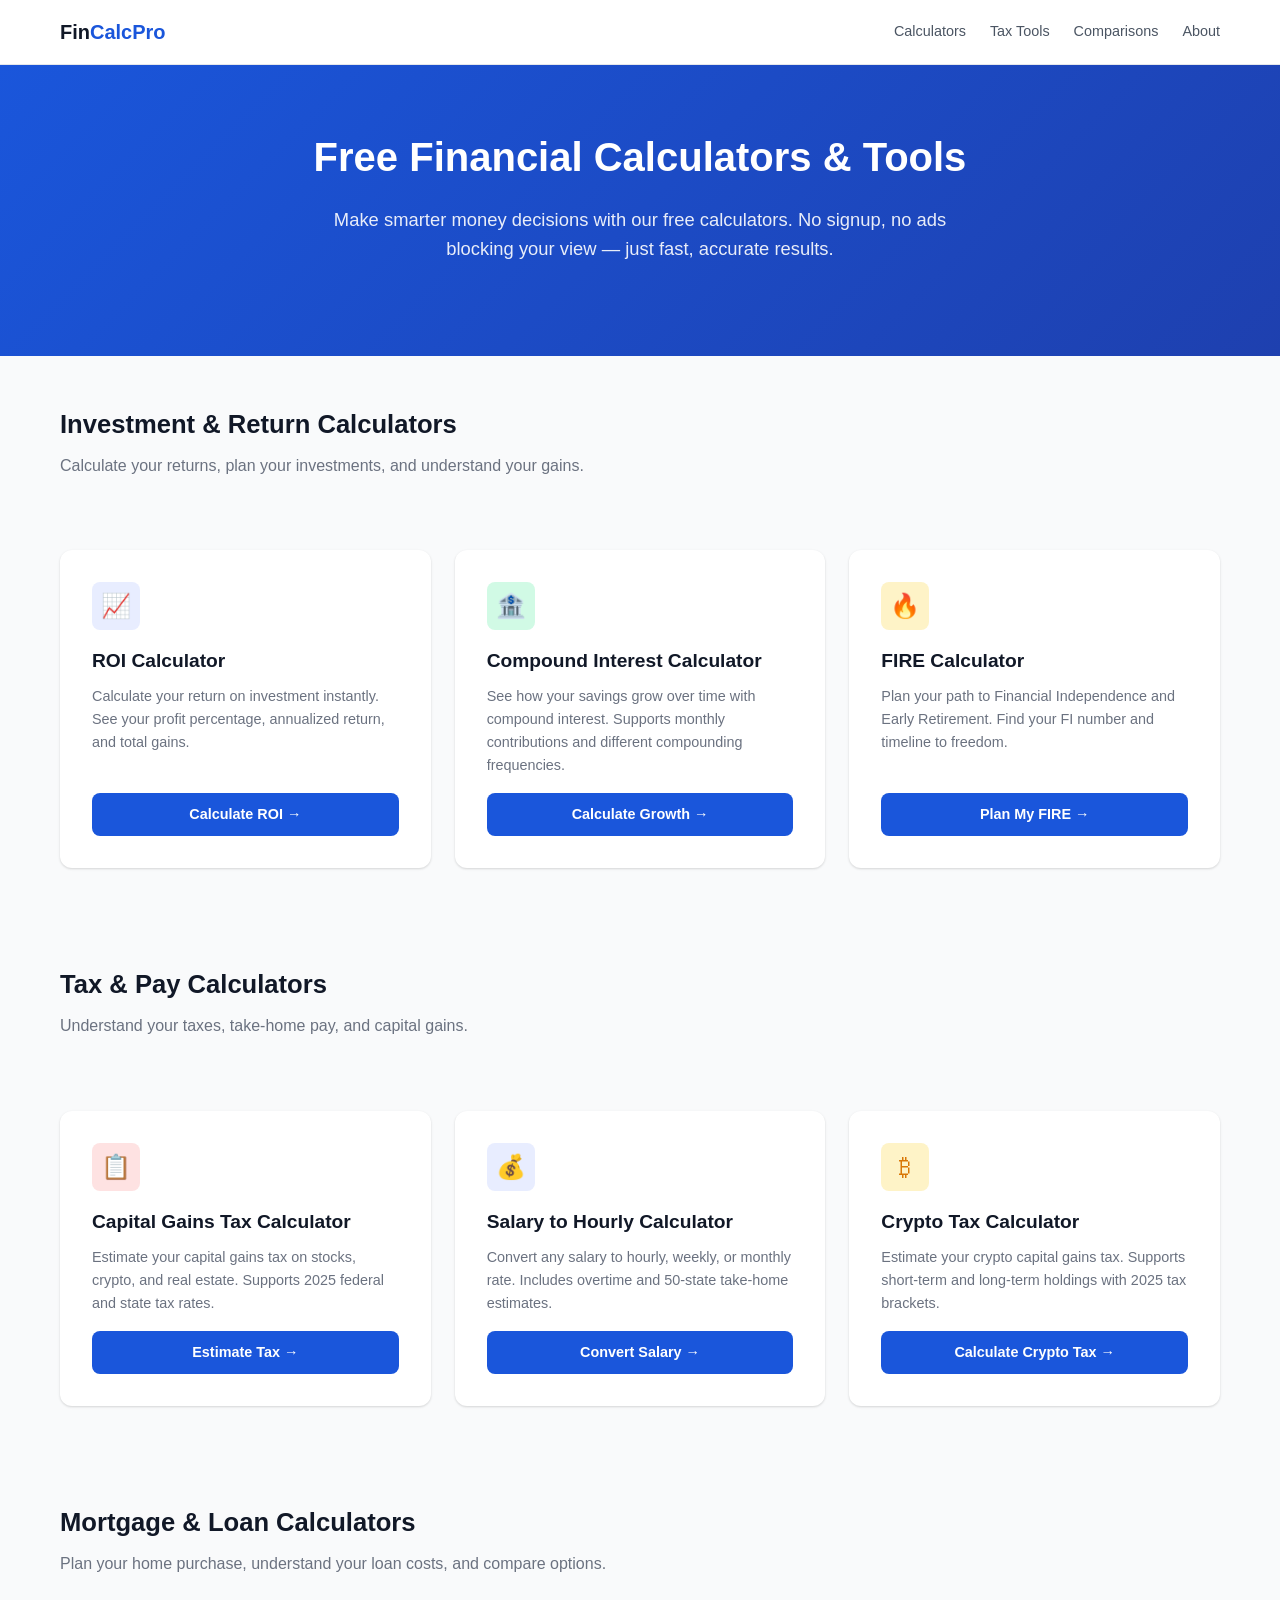
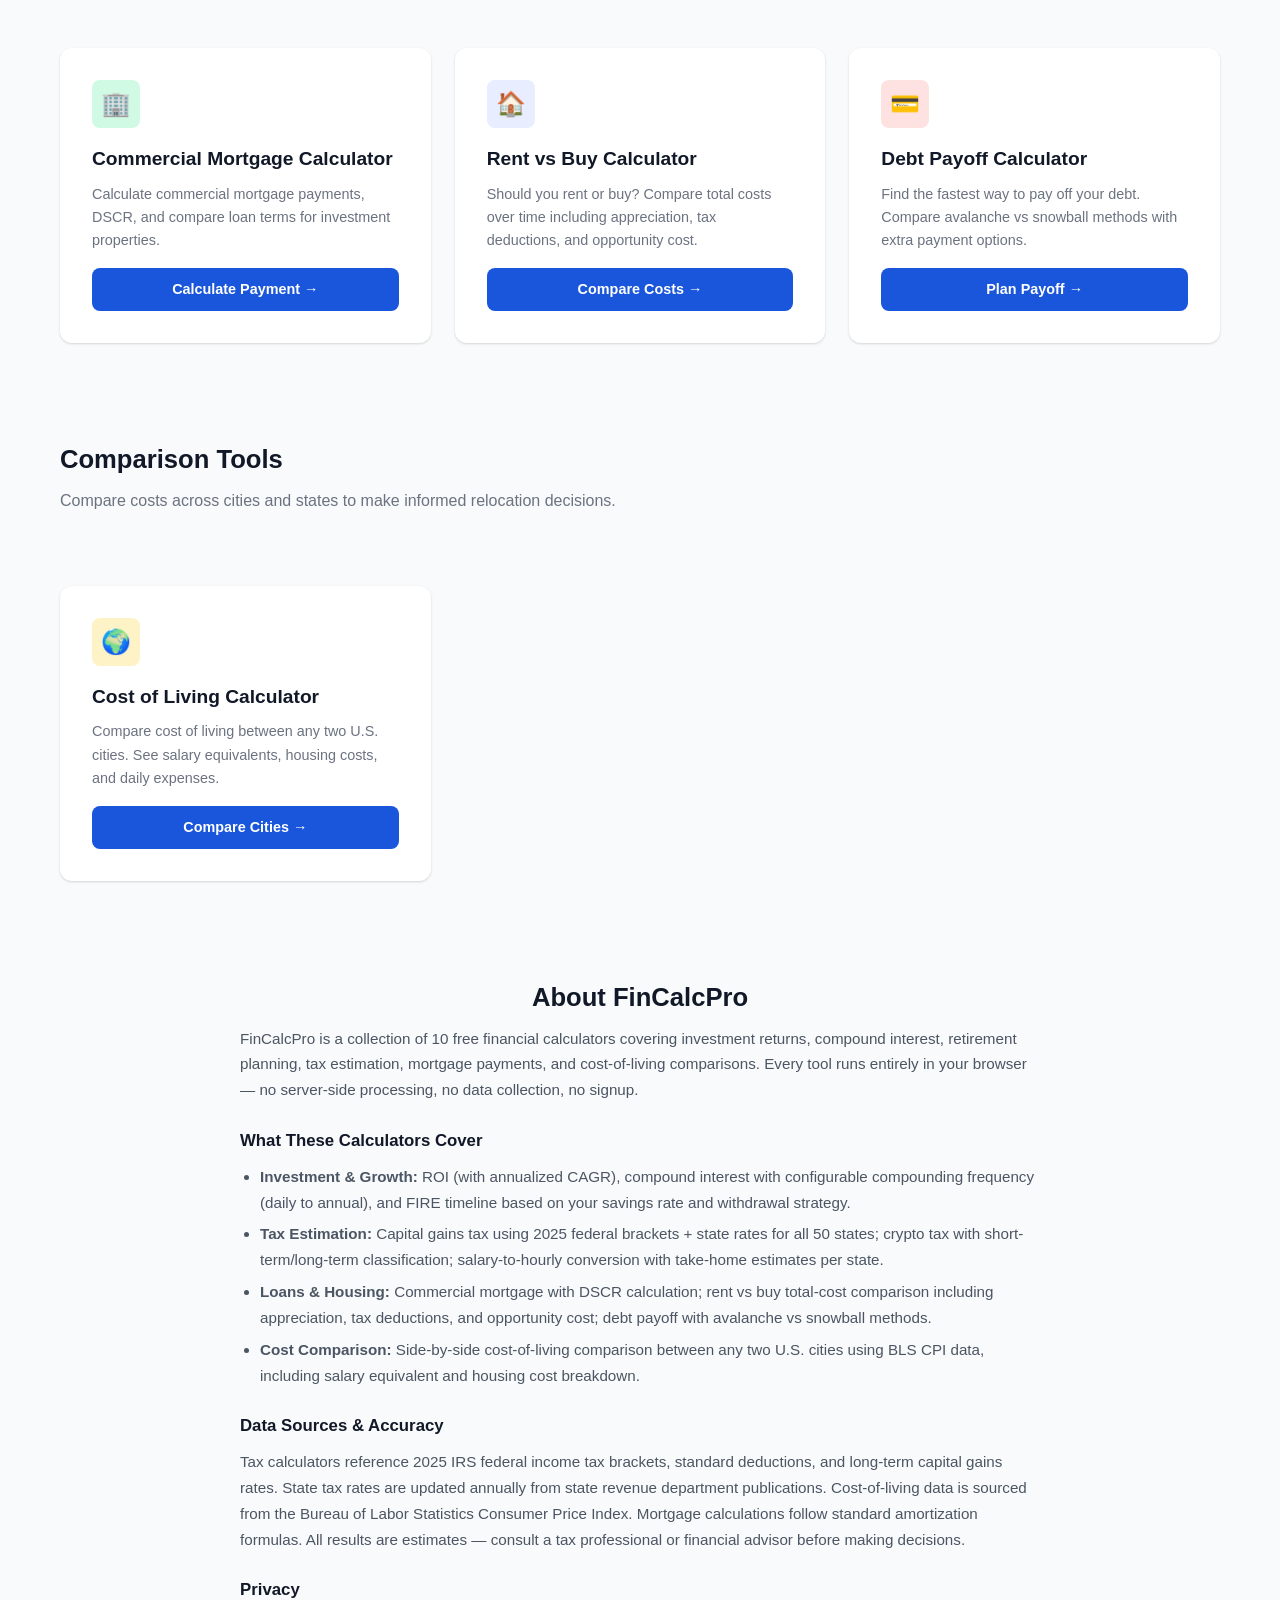
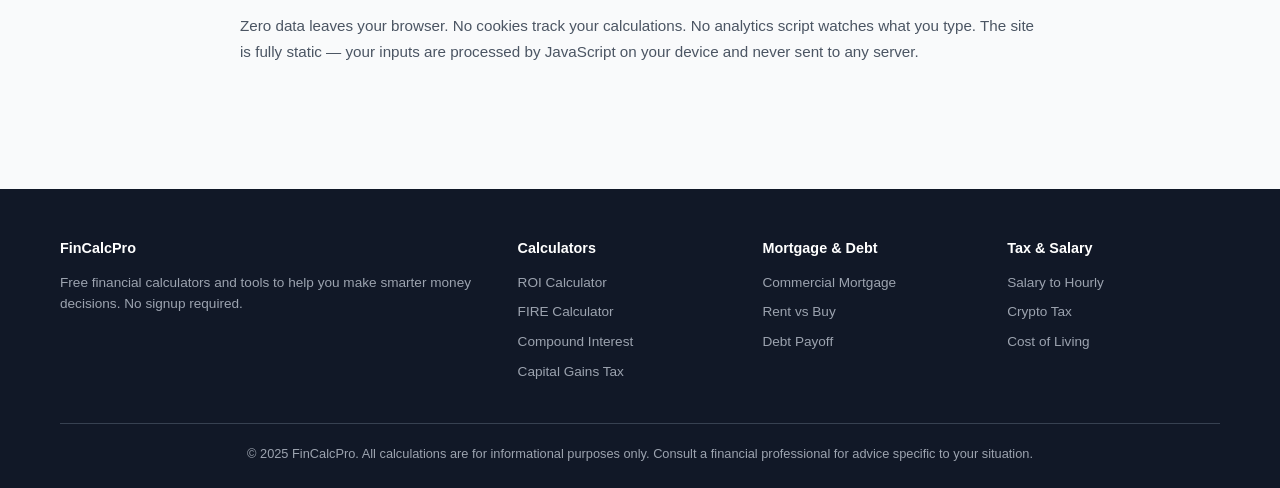
<file: index.html>
<!DOCTYPE html>
<html lang="en">
<head>
  <meta charset="UTF-8">
  <meta name="viewport" content="width=device-width, initial-scale=1.0">
  <title>Free Financial Calculators & Tools | FinCalcPro</title>
  <meta name="description" content="Free online financial calculators for ROI, mortgage, taxes, retirement, and more. No signup required. Instant results.">
  <link rel="canonical" href="https://fincalcpro.com/">
  <link rel="stylesheet" href="/css/style.css">
  <script type="application/ld+json">
  {
    "@context": "https://schema.org",
    "@type": "WebSite",
    "name": "FinCalcPro",
    "url": "https://fincalcpro.com",
    "description": "Free financial calculators and tools for smart money decisions",
    "potentialAction": {
      "@type": "SearchAction",
      "target": "https://fincalcpro.com/search?q={search_term_string}",
      "query-input": "required name=search_term_string"
    }
  }
  </script>
</head>
<body>
  <!-- Header -->
  <header class="site-header">
    <div class="container">
      <a href="/" class="site-logo">Fin<span>CalcPro</span></a>
      <nav class="site-nav">
        <a href="/#calculators">Calculators</a>
        <a href="/#tax-tools">Tax Tools</a>
        <a href="/#compare">Comparisons</a>
        <a href="/#about">About</a>
      </nav>
    </div>
  </header>

  <!-- Hero -->
  <section class="hero">
    <div class="container">
      <h1>Free Financial Calculators & Tools</h1>
      <p>Make smarter money decisions with our free calculators. No signup, no ads blocking your view — just fast, accurate results.</p>
    </div>
  </section>

  <!-- Main Tool Grid -->
  <main class="container">
    <section id="calculators" style="padding-top:48px;">
      <h2 style="font-size:1.6rem;margin-bottom:8px;color:var(--gray-900);">Investment & Return Calculators</h2>
      <p style="color:var(--gray-500);margin-bottom:24px;">Calculate your returns, plan your investments, and understand your gains.</p>
      <div class="tool-grid">
        <!-- ROI Calculator -->
        <div class="tool-card">
          <div class="tool-card-icon" style="background:var(--primary-light);color:var(--primary);">📈</div>
          <h3>ROI Calculator</h3>
          <p>Calculate your return on investment instantly. See your profit percentage, annualized return, and total gains.</p>
          <a href="/tools/roi-calculator/" class="btn">Calculate ROI →</a>
        </div>
        <!-- Compound Interest -->
        <div class="tool-card">
          <div class="tool-card-icon" style="background:var(--success-light);color:var(--success);">🏦</div>
          <h3>Compound Interest Calculator</h3>
          <p>See how your savings grow over time with compound interest. Supports monthly contributions and different compounding frequencies.</p>
          <a href="/tools/compound-interest-calculator/" class="btn">Calculate Growth →</a>
        </div>
        <!-- FIRE Calculator -->
        <div class="tool-card">
          <div class="tool-card-icon" style="background:var(--warning-light);color:var(--warning);">🔥</div>
          <h3>FIRE Calculator</h3>
          <p>Plan your path to Financial Independence and Early Retirement. Find your FI number and timeline to freedom.</p>
          <a href="/tools/fire-calculator/" class="btn">Plan My FIRE →</a>
        </div>
      </div>
    </section>

    <section id="tax-tools" style="padding-top:48px;">
      <h2 style="font-size:1.6rem;margin-bottom:8px;color:var(--gray-900);">Tax & Pay Calculators</h2>
      <p style="color:var(--gray-500);margin-bottom:24px;">Understand your taxes, take-home pay, and capital gains.</p>
      <div class="tool-grid">
        <!-- Capital Gains Tax -->
        <div class="tool-card">
          <div class="tool-card-icon" style="background:var(--danger-light);color:var(--danger);">📋</div>
          <h3>Capital Gains Tax Calculator</h3>
          <p>Estimate your capital gains tax on stocks, crypto, and real estate. Supports 2025 federal and state tax rates.</p>
          <a href="/tools/capital-gains-tax-calculator/" class="btn">Estimate Tax →</a>
        </div>
        <!-- Salary to Hourly -->
        <div class="tool-card">
          <div class="tool-card-icon" style="background:var(--primary-light);color:var(--primary);">💰</div>
          <h3>Salary to Hourly Calculator</h3>
          <p>Convert any salary to hourly, weekly, or monthly rate. Includes overtime and 50-state take-home estimates.</p>
          <a href="/tools/salary-to-hourly-calculator/" class="btn">Convert Salary →</a>
        </div>
        <!-- Crypto Tax -->
        <div class="tool-card">
          <div class="tool-card-icon" style="background:var(--warning-light);color:var(--warning);">₿</div>
          <h3>Crypto Tax Calculator</h3>
          <p>Estimate your crypto capital gains tax. Supports short-term and long-term holdings with 2025 tax brackets.</p>
          <a href="/tools/crypto-tax-calculator/" class="btn">Calculate Crypto Tax →</a>
        </div>
      </div>
    </section>

    <section id="mortgage" style="padding-top:48px;">
      <h2 style="font-size:1.6rem;margin-bottom:8px;color:var(--gray-900);">Mortgage & Loan Calculators</h2>
      <p style="color:var(--gray-500);margin-bottom:24px;">Plan your home purchase, understand your loan costs, and compare options.</p>
      <div class="tool-grid">
        <!-- Commercial Mortgage -->
        <div class="tool-card">
          <div class="tool-card-icon" style="background:var(--success-light);color:var(--success);">🏢</div>
          <h3>Commercial Mortgage Calculator</h3>
          <p>Calculate commercial mortgage payments, DSCR, and compare loan terms for investment properties.</p>
          <a href="/tools/commercial-mortgage-calculator/" class="btn">Calculate Payment →</a>
        </div>
        <!-- Rent vs Buy -->
        <div class="tool-card">
          <div class="tool-card-icon" style="background:var(--primary-light);color:var(--primary);">🏠</div>
          <h3>Rent vs Buy Calculator</h3>
          <p>Should you rent or buy? Compare total costs over time including appreciation, tax deductions, and opportunity cost.</p>
          <a href="/tools/rent-vs-buy-calculator/" class="btn">Compare Costs →</a>
        </div>
        <!-- Debt Payoff -->
        <div class="tool-card">
          <div class="tool-card-icon" style="background:var(--danger-light);color:var(--danger);">💳</div>
          <h3>Debt Payoff Calculator</h3>
          <p>Find the fastest way to pay off your debt. Compare avalanche vs snowball methods with extra payment options.</p>
          <a href="/tools/debt-payoff-calculator/" class="btn">Plan Payoff →</a>
        </div>
      </div>
    </section>

    <section id="compare" style="padding-top:48px;">
      <h2 style="font-size:1.6rem;margin-bottom:8px;color:var(--gray-900);">Comparison Tools</h2>
      <p style="color:var(--gray-500);margin-bottom:24px;">Compare costs across cities and states to make informed relocation decisions.</p>
      <div class="tool-grid">
        <!-- Cost of Living -->
        <div class="tool-card">
          <div class="tool-card-icon" style="background:var(--warning-light);color:var(--warning);">🌍</div>
          <h3>Cost of Living Calculator</h3>
          <p>Compare cost of living between any two U.S. cities. See salary equivalents, housing costs, and daily expenses.</p>
          <a href="/tools/cost-of-living-calculator/" class="btn">Compare Cities →</a>
        </div>
      </div>
    </section>
  </main>

  
<!-- About -->
<section id="about" style="padding-top:48px;padding-bottom:48px;">
  <h2 style="font-size:1.6rem;margin-bottom:8px;color:var(--gray-900);text-align:center;">About FinCalcPro</h2>
  <div style="max-width:800px;margin:0 auto;color:var(--gray-600);font-size:.95rem;line-height:1.7;">
    <p style="margin-bottom:16px;">FinCalcPro is a collection of 10 free financial calculators covering investment returns, compound interest, retirement planning, tax estimation, mortgage payments, and cost-of-living comparisons. Every tool runs entirely in your browser — no server-side processing, no data collection, no signup.</p>

    <h3 style="font-size:1.05rem;margin:24px 0 8px;color:var(--gray-900);">What These Calculators Cover</h3>
    <ul style="margin-bottom:16px;padding-left:20px;">
      <li style="margin-bottom:6px;"><strong>Investment & Growth:</strong> ROI (with annualized CAGR), compound interest with configurable compounding frequency (daily to annual), and FIRE timeline based on your savings rate and withdrawal strategy.</li>
      <li style="margin-bottom:6px;"><strong>Tax Estimation:</strong> Capital gains tax using 2025 federal brackets + state rates for all 50 states; crypto tax with short-term/long-term classification; salary-to-hourly conversion with take-home estimates per state.</li>
      <li style="margin-bottom:6px;"><strong>Loans & Housing:</strong> Commercial mortgage with DSCR calculation; rent vs buy total-cost comparison including appreciation, tax deductions, and opportunity cost; debt payoff with avalanche vs snowball methods.</li>
      <li style="margin-bottom:6px;"><strong>Cost Comparison:</strong> Side-by-side cost-of-living comparison between any two U.S. cities using BLS CPI data, including salary equivalent and housing cost breakdown.</li>
    </ul>

    <h3 style="font-size:1.05rem;margin:24px 0 8px;color:var(--gray-900);">Data Sources & Accuracy</h3>
    <p style="margin-bottom:16px;">Tax calculators reference 2025 IRS federal income tax brackets, standard deductions, and long-term capital gains rates. State tax rates are updated annually from state revenue department publications. Cost-of-living data is sourced from the Bureau of Labor Statistics Consumer Price Index. Mortgage calculations follow standard amortization formulas. All results are estimates — consult a tax professional or financial advisor before making decisions.</p>

    <h3 style="font-size:1.05rem;margin:24px 0 8px;color:var(--gray-900);">Privacy</h3>
    <p style="margin-bottom:16px;">Zero data leaves your browser. No cookies track your calculations. No analytics script watches what you type. The site is fully static — your inputs are processed by JavaScript on your device and never sent to any server.</p>
  </div>
</section>

<!-- Footer -->
  <footer class="site-footer">
    <div class="container">
      <div class="footer-grid">
        <div class="footer-col">
          <h4>FinCalcPro</h4>
          <p style="font-size:.85rem;margin-bottom:12px;">Free financial calculators and tools to help you make smarter money decisions. No signup required.</p>
        </div>
        <div class="footer-col">
          <h4>Calculators</h4>
          <a href="/tools/roi-calculator/">ROI Calculator</a>
          <a href="/tools/fire-calculator/">FIRE Calculator</a>
          <a href="/tools/compound-interest-calculator/">Compound Interest</a>
          <a href="/tools/capital-gains-tax-calculator/">Capital Gains Tax</a>
        </div>
        <div class="footer-col">
          <h4>Mortgage & Debt</h4>
          <a href="/tools/commercial-mortgage-calculator/">Commercial Mortgage</a>
          <a href="/tools/rent-vs-buy-calculator/">Rent vs Buy</a>
          <a href="/tools/debt-payoff-calculator/">Debt Payoff</a>
        </div>
        <div class="footer-col">
          <h4>Tax & Salary</h4>
          <a href="/tools/salary-to-hourly-calculator/">Salary to Hourly</a>
          <a href="/tools/crypto-tax-calculator/">Crypto Tax</a>
          <a href="/tools/cost-of-living-calculator/">Cost of Living</a>
        </div>
      </div>
      <div class="footer-bottom">
        &copy; 2025 FinCalcPro. All calculations are for informational purposes only. Consult a financial professional for advice specific to your situation.
      </div>
    </div>
  </footer>
</body>
</html>
</file>
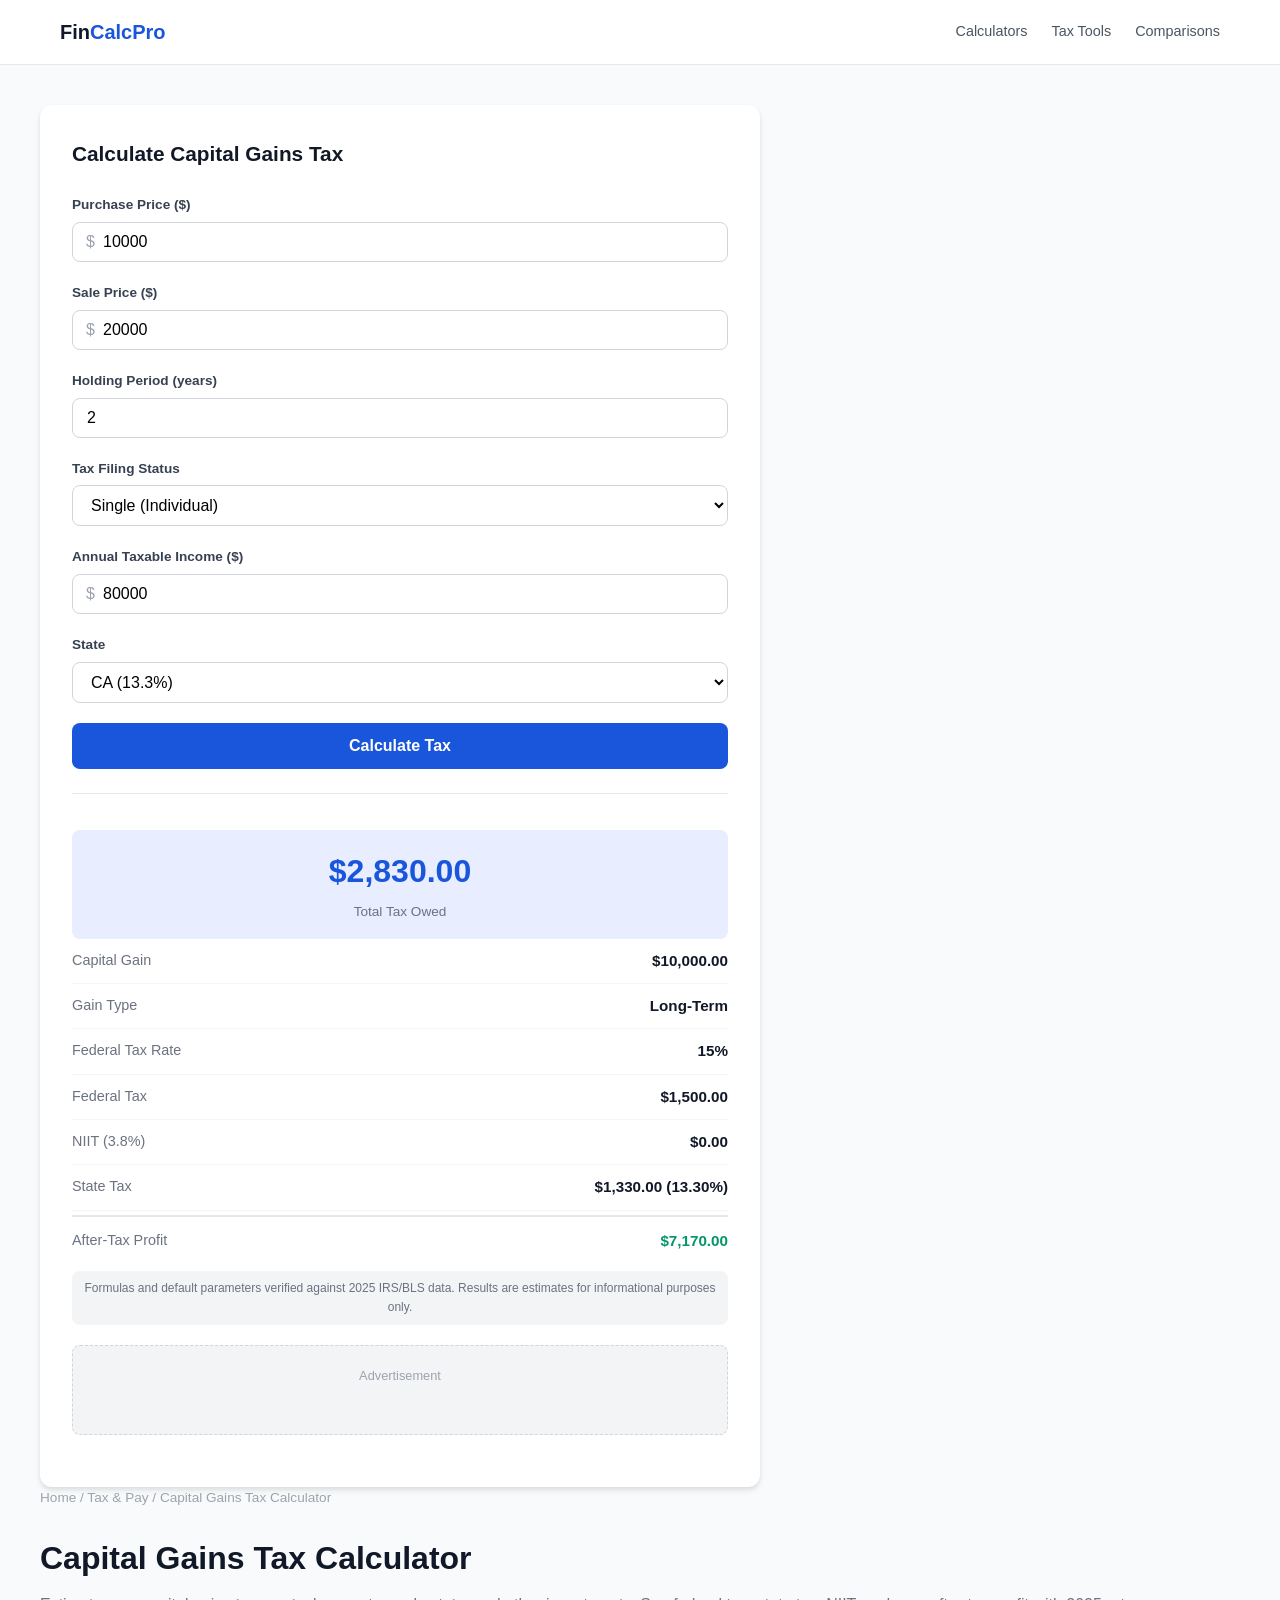
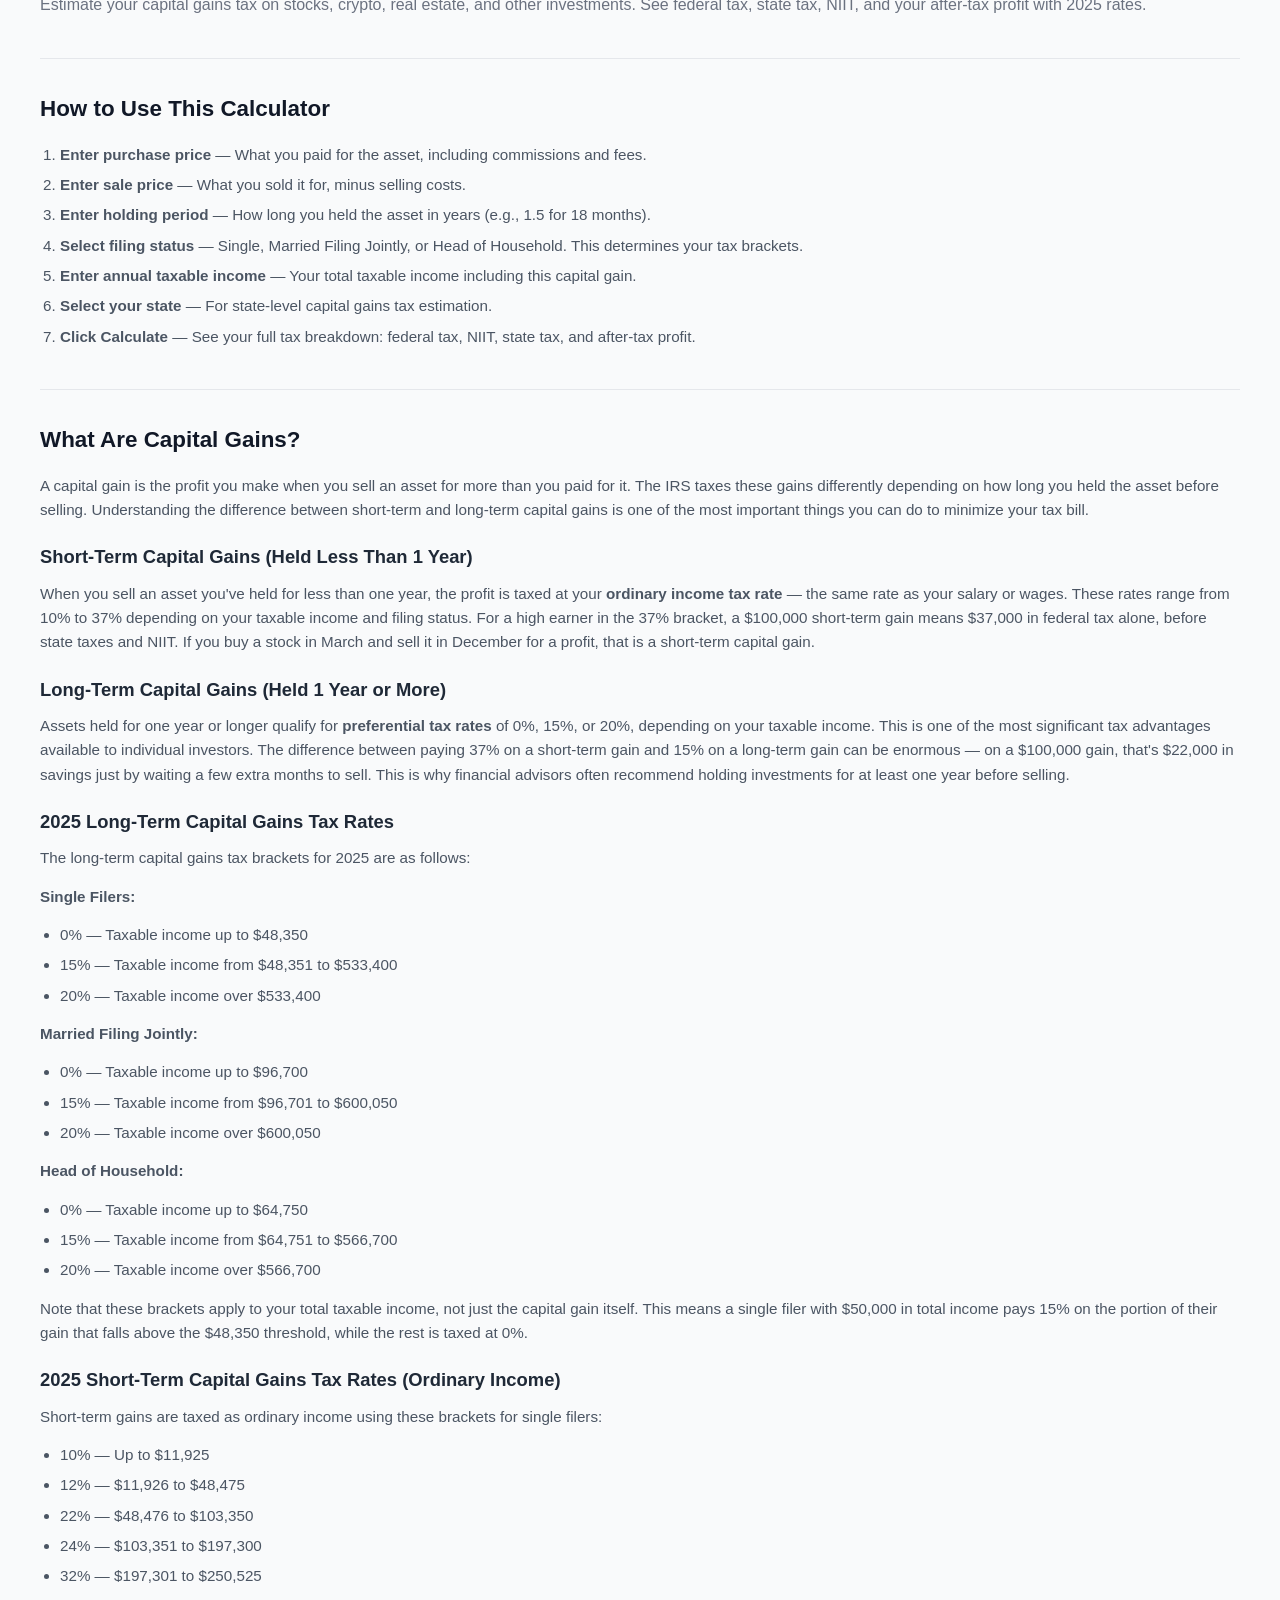
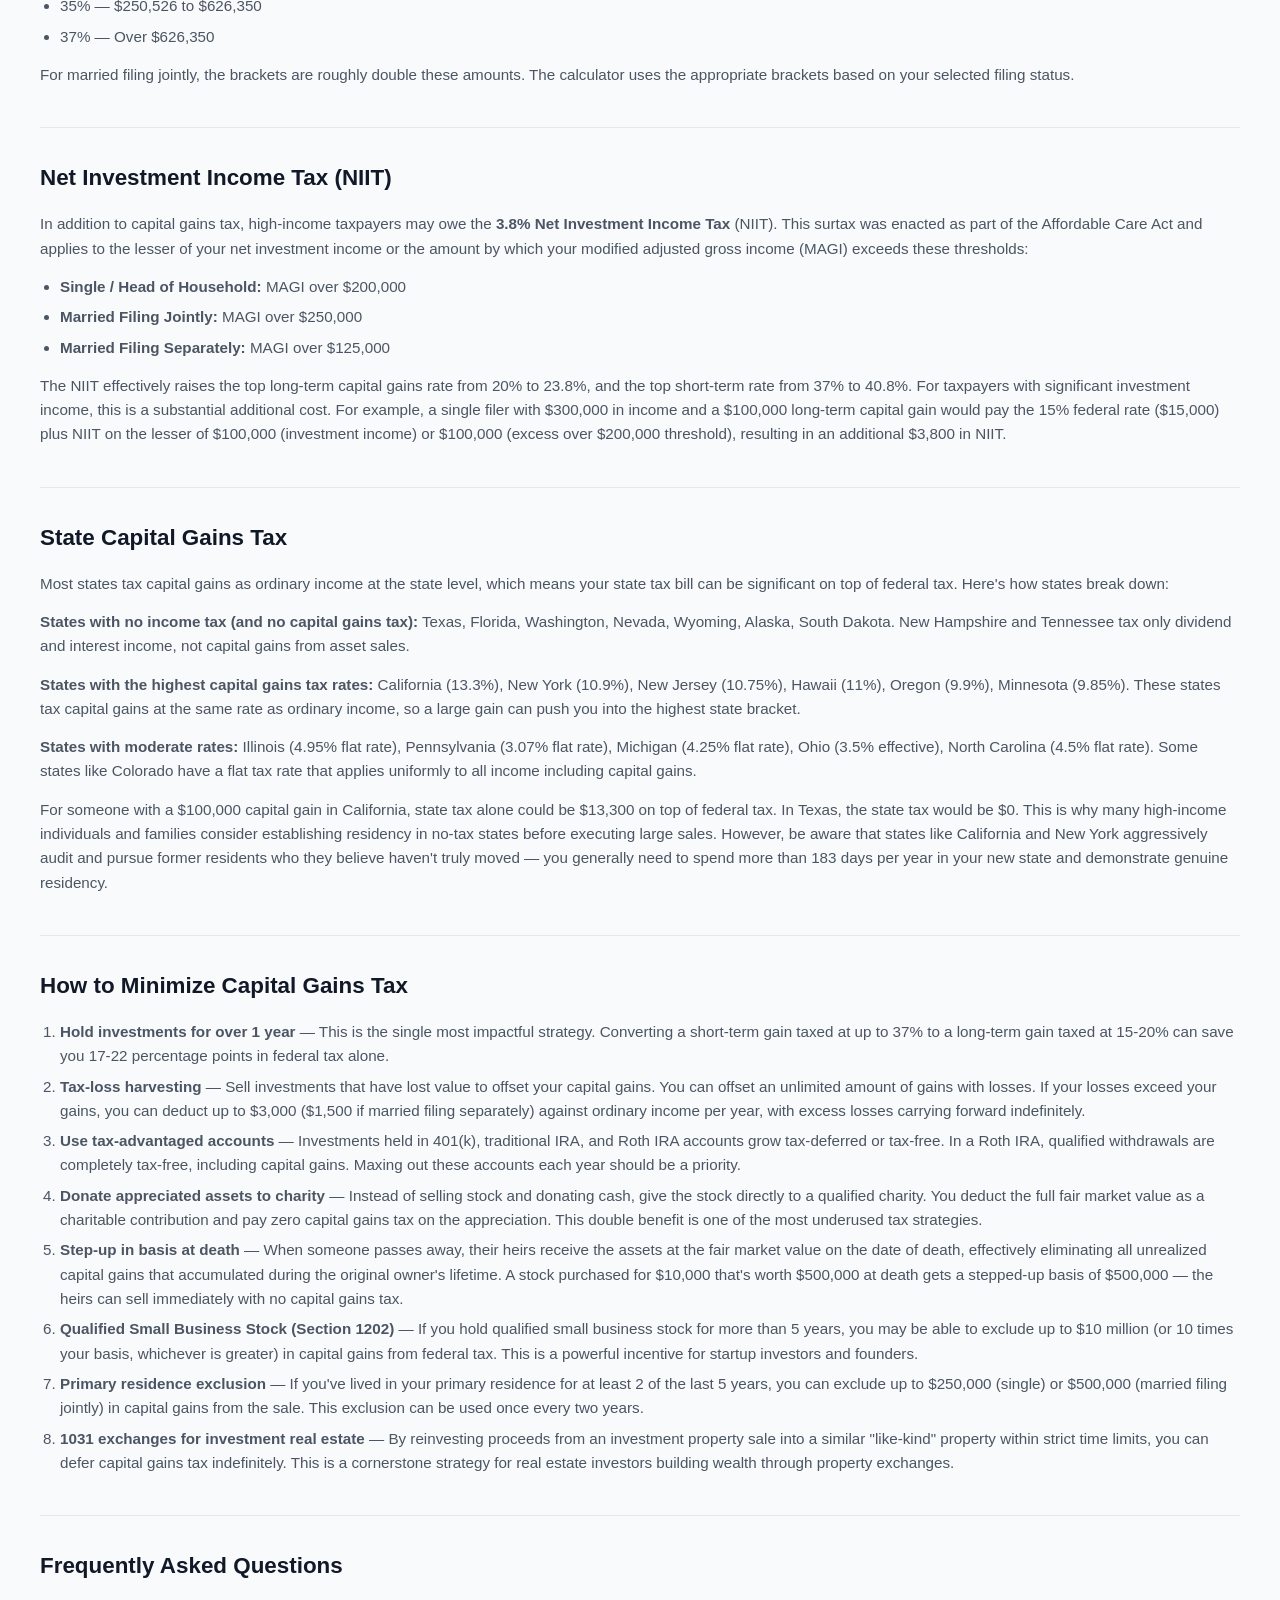
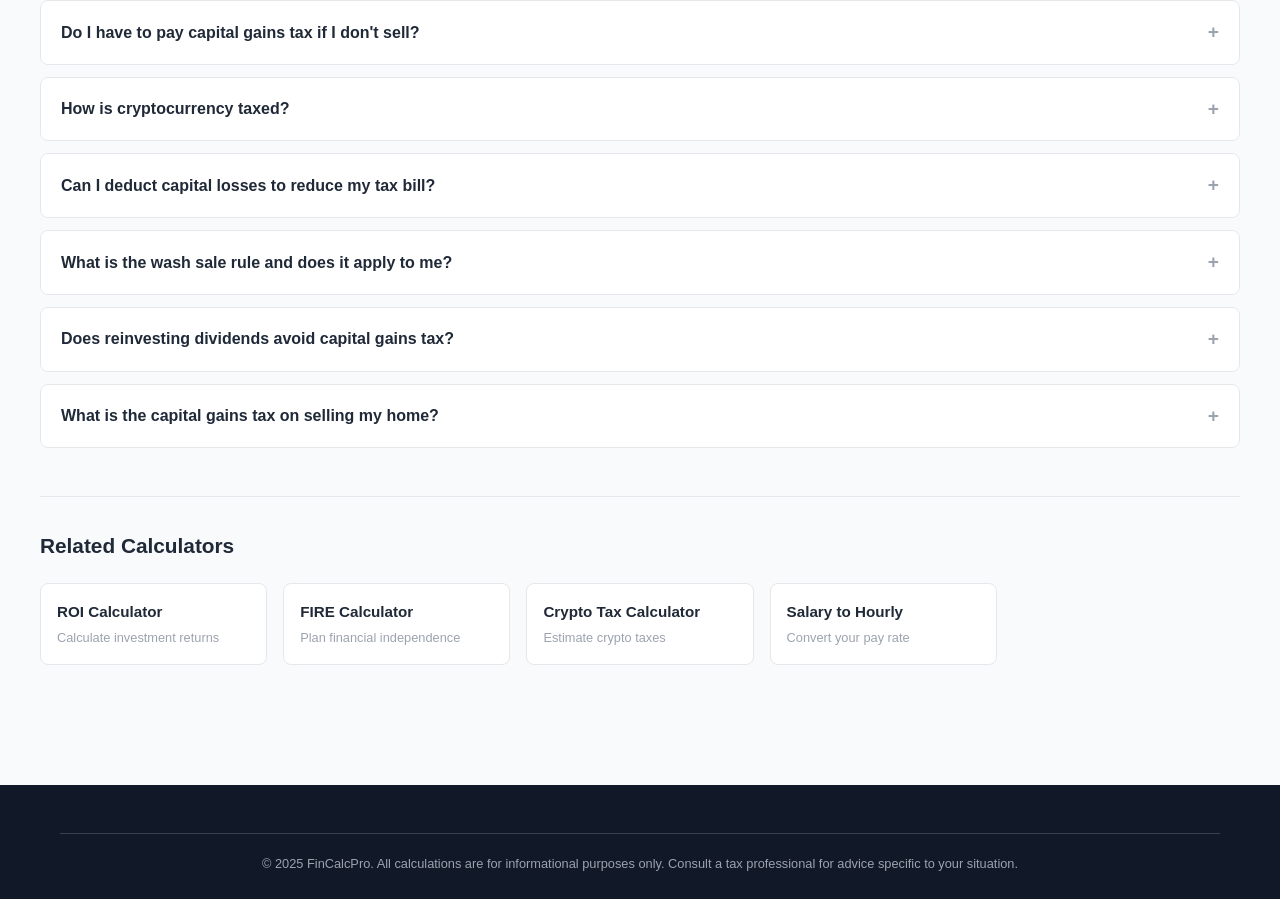
<file: tools/capital-gains-tax-calculator/index.html>
<!DOCTYPE html>
<html lang="en">
<head>
<meta charset="UTF-8">
<meta name="viewport" content="width=device-width, initial-scale=1.0">
<title>Free Capital Gains Tax Calculator - Estimate Your Tax | FinCalcPro</title>
<meta name="description" content="Free capital gains tax calculator. Estimate federal and state taxes on stock, crypto, and real estate gains. Supports 2025 tax brackets, long-term vs short-term rates, NIIT, and state taxes.">
<link rel="canonical" href="https://fincalcpro.com/tools/capital-gains-tax-calculator/">
<link rel="stylesheet" href="/css/style.css">
<script type="application/ld+json">
{"@context":"https://schema.org","@type":"WebApplication","name":"Capital Gains Tax Calculator","url":"https://fincalcpro.com/tools/capital-gains-tax-calculator/","applicationCategory":"FinanceApplication","operatingSystem":"Any","offers":{"@type":"Offer","price":"0","priceCurrency":"USD"}}
</script>
</head>
<body>
<header class="site-header"><div class="container"><a href="/" class="site-logo">Fin<span>CalcPro</span></a><nav class="site-nav"><a href="/#calculators">Calculators</a><a href="/#tax-tools">Tax Tools</a><a href="/#compare">Comparisons</a></nav></div></header>
<main class="container tool-page">
<div class="tool-layout">
<div class="calc-box">
<h2>Calculate Capital Gains Tax</h2>
<div class="form-group">
<label for="purchase-price">Purchase Price ($)</label>
<div class="input-prefix"><input type="text" id="purchase-price" value="10000" inputmode="decimal"></div>
<div class="form-error"></div>
</div>
<div class="form-group">
<label for="sale-price">Sale Price ($)</label>
<div class="input-prefix"><input type="text" id="sale-price" value="20000" inputmode="decimal"></div>
<div class="form-error"></div>
</div>
<div class="form-group">
<label for="holding-period">Holding Period (years)</label>
<input type="text" id="holding-period" value="2" inputmode="decimal">
<div class="form-error"></div>
</div>
<div class="form-group">
<label for="filing-status">Tax Filing Status</label>
<select id="filing-status"></select>
<div class="form-error"></div>
</div>
<div class="form-group">
<label for="annual-income">Annual Taxable Income ($)</label>
<div class="input-prefix"><input type="text" id="annual-income" value="80000" inputmode="decimal"></div>
<div class="form-error"></div>
</div>
<div class="form-group">
<label for="tax-state">State</label>
<select id="tax-state"></select>
<div class="form-error"></div>
</div>
<button class="btn-calc" onclick="calculateCGTax()">Calculate Tax</button>
<div class="calc-results" id="cg-results">
<div class="result-highlight">
<div class="big-number" id="total-tax">—</div>
<div class="big-label">Total Tax Owed</div>
</div>
<div class="result-row">
<span class="result-label">Capital Gain</span>
<span class="result-value" id="capital-gain">—</span>
</div>
<div class="result-row">
<span class="result-label">Gain Type</span>
<span class="result-value" id="gain-type">—</span>
</div>
<div class="result-row">
<span class="result-label">Federal Tax Rate</span>
<span class="result-value" id="fed-rate">—</span>
</div>
<div class="result-row">
<span class="result-label">Federal Tax</span>
<span class="result-value" id="fed-tax">—</span>
</div>
<div class="result-row">
<span class="result-label">NIIT (3.8%)</span>
<span class="result-value" id="niit-tax">—</span>
</div>
<div class="result-row">
<span class="result-label">State Tax</span>
<span class="result-value" id="state-tax">—</span>
</div>
<div class="result-row" style="border-top:2px solid var(--gray-200);padding-top:12px;margin-top:4px;">
<span class="result-label">After-Tax Profit</span>
<span class="result-value" id="after-tax-profit" style="color:var(--success);">—</span>
</div>
</div>
<div style="margin-top:8px;padding:8px 12px;background:var(--gray-100);border-radius:var(--radius);font-size:.75rem;color:var(--gray-500);text-align:center;">Formulas and default parameters verified against 2025 IRS/BLS data. Results are estimates for informational purposes only.</div><div class="ad-slot">Advertisement</div>
</div>
</div>

<div class="tool-content">
<div class="breadcrumb"><a href="/">Home</a> / <a href="/#tax-tools">Tax & Pay</a> / Capital Gains Tax Calculator</div>
<h1>Capital Gains Tax Calculator</h1>
<p style="color:var(--gray-500);margin-bottom:32px;">Estimate your capital gains tax on stocks, crypto, real estate, and other investments. See federal tax, state tax, NIIT, and your after-tax profit with 2025 rates.</p>
<div class="content-section">
<h2>How to Use This Calculator</h2>
<ol>
<li><strong>Enter purchase price</strong> — What you paid for the asset, including commissions and fees.</li>
<li><strong>Enter sale price</strong> — What you sold it for, minus selling costs.</li>
<li><strong>Enter holding period</strong> — How long you held the asset in years (e.g., 1.5 for 18 months).</li>
<li><strong>Select filing status</strong> — Single, Married Filing Jointly, or Head of Household. This determines your tax brackets.</li>
<li><strong>Enter annual taxable income</strong> — Your total taxable income including this capital gain.</li>
<li><strong>Select your state</strong> — For state-level capital gains tax estimation.</li>
<li><strong>Click Calculate</strong> — See your full tax breakdown: federal tax, NIIT, state tax, and after-tax profit.</li>
</ol>
</div>
<div class="content-section">
<h2>What Are Capital Gains?</h2>
<p>A capital gain is the profit you make when you sell an asset for more than you paid for it. The IRS taxes these gains differently depending on how long you held the asset before selling. Understanding the difference between short-term and long-term capital gains is one of the most important things you can do to minimize your tax bill.</p>
<h3>Short-Term Capital Gains (Held Less Than 1 Year)</h3>
<p>When you sell an asset you've held for less than one year, the profit is taxed at your <strong>ordinary income tax rate</strong> — the same rate as your salary or wages. These rates range from 10% to 37% depending on your taxable income and filing status. For a high earner in the 37% bracket, a $100,000 short-term gain means $37,000 in federal tax alone, before state taxes and NIIT. If you buy a stock in March and sell it in December for a profit, that is a short-term capital gain.</p>
<h3>Long-Term Capital Gains (Held 1 Year or More)</h3>
<p>Assets held for one year or longer qualify for <strong>preferential tax rates</strong> of 0%, 15%, or 20%, depending on your taxable income. This is one of the most significant tax advantages available to individual investors. The difference between paying 37% on a short-term gain and 15% on a long-term gain can be enormous — on a $100,000 gain, that's $22,000 in savings just by waiting a few extra months to sell. This is why financial advisors often recommend holding investments for at least one year before selling.</p>
<h3>2025 Long-Term Capital Gains Tax Rates</h3>
<p>The long-term capital gains tax brackets for 2025 are as follows:</p>
<p><strong>Single Filers:</strong></p>
<ul>
<li>0% — Taxable income up to $48,350</li>
<li>15% — Taxable income from $48,351 to $533,400</li>
<li>20% — Taxable income over $533,400</li>
</ul>
<p><strong>Married Filing Jointly:</strong></p>
<ul>
<li>0% — Taxable income up to $96,700</li>
<li>15% — Taxable income from $96,701 to $600,050</li>
<li>20% — Taxable income over $600,050</li>
</ul>
<p><strong>Head of Household:</strong></p>
<ul>
<li>0% — Taxable income up to $64,750</li>
<li>15% — Taxable income from $64,751 to $566,700</li>
<li>20% — Taxable income over $566,700</li>
</ul>
<p>Note that these brackets apply to your total taxable income, not just the capital gain itself. This means a single filer with $50,000 in total income pays 15% on the portion of their gain that falls above the $48,350 threshold, while the rest is taxed at 0%.</p>
<h3>2025 Short-Term Capital Gains Tax Rates (Ordinary Income)</h3>
<p>Short-term gains are taxed as ordinary income using these brackets for single filers:</p>
<ul>
<li>10% — Up to $11,925</li>
<li>12% — $11,926 to $48,475</li>
<li>22% — $48,476 to $103,350</li>
<li>24% — $103,351 to $197,300</li>
<li>32% — $197,301 to $250,525</li>
<li>35% — $250,526 to $626,350</li>
<li>37% — Over $626,350</li>
</ul>
<p>For married filing jointly, the brackets are roughly double these amounts. The calculator uses the appropriate brackets based on your selected filing status.</p>
</div>
<div class="content-section">
<h2>Net Investment Income Tax (NIIT)</h2>
<p>In addition to capital gains tax, high-income taxpayers may owe the <strong>3.8% Net Investment Income Tax</strong> (NIIT). This surtax was enacted as part of the Affordable Care Act and applies to the lesser of your net investment income or the amount by which your modified adjusted gross income (MAGI) exceeds these thresholds:</p>
<ul>
<li><strong>Single / Head of Household:</strong> MAGI over $200,000</li>
<li><strong>Married Filing Jointly:</strong> MAGI over $250,000</li>
<li><strong>Married Filing Separately:</strong> MAGI over $125,000</li>
</ul>
<p>The NIIT effectively raises the top long-term capital gains rate from 20% to 23.8%, and the top short-term rate from 37% to 40.8%. For taxpayers with significant investment income, this is a substantial additional cost. For example, a single filer with $300,000 in income and a $100,000 long-term capital gain would pay the 15% federal rate ($15,000) plus NIIT on the lesser of $100,000 (investment income) or $100,000 (excess over $200,000 threshold), resulting in an additional $3,800 in NIIT.</p>
</div>
<div class="content-section">
<h2>State Capital Gains Tax</h2>
<p>Most states tax capital gains as ordinary income at the state level, which means your state tax bill can be significant on top of federal tax. Here's how states break down:</p>
<p><strong>States with no income tax (and no capital gains tax):</strong> Texas, Florida, Washington, Nevada, Wyoming, Alaska, South Dakota. New Hampshire and Tennessee tax only dividend and interest income, not capital gains from asset sales.</p>
<p><strong>States with the highest capital gains tax rates:</strong> California (13.3%), New York (10.9%), New Jersey (10.75%), Hawaii (11%), Oregon (9.9%), Minnesota (9.85%). These states tax capital gains at the same rate as ordinary income, so a large gain can push you into the highest state bracket.</p>
<p><strong>States with moderate rates:</strong> Illinois (4.95% flat rate), Pennsylvania (3.07% flat rate), Michigan (4.25% flat rate), Ohio (3.5% effective), North Carolina (4.5% flat rate). Some states like Colorado have a flat tax rate that applies uniformly to all income including capital gains.</p>
<p>For someone with a $100,000 capital gain in California, state tax alone could be $13,300 on top of federal tax. In Texas, the state tax would be $0. This is why many high-income individuals and families consider establishing residency in no-tax states before executing large sales. However, be aware that states like California and New York aggressively audit and pursue former residents who they believe haven't truly moved — you generally need to spend more than 183 days per year in your new state and demonstrate genuine residency.</p>
</div>
<div class="content-section">
<h2>How to Minimize Capital Gains Tax</h2>
<ol>
<li><strong>Hold investments for over 1 year</strong> — This is the single most impactful strategy. Converting a short-term gain taxed at up to 37% to a long-term gain taxed at 15-20% can save you 17-22 percentage points in federal tax alone.</li>
<li><strong>Tax-loss harvesting</strong> — Sell investments that have lost value to offset your capital gains. You can offset an unlimited amount of gains with losses. If your losses exceed your gains, you can deduct up to $3,000 ($1,500 if married filing separately) against ordinary income per year, with excess losses carrying forward indefinitely.</li>
<li><strong>Use tax-advantaged accounts</strong> — Investments held in 401(k), traditional IRA, and Roth IRA accounts grow tax-deferred or tax-free. In a Roth IRA, qualified withdrawals are completely tax-free, including capital gains. Maxing out these accounts each year should be a priority.</li>
<li><strong>Donate appreciated assets to charity</strong> — Instead of selling stock and donating cash, give the stock directly to a qualified charity. You deduct the full fair market value as a charitable contribution and pay zero capital gains tax on the appreciation. This double benefit is one of the most underused tax strategies.</li>
<li><strong>Step-up in basis at death</strong> — When someone passes away, their heirs receive the assets at the fair market value on the date of death, effectively eliminating all unrealized capital gains that accumulated during the original owner's lifetime. A stock purchased for $10,000 that's worth $500,000 at death gets a stepped-up basis of $500,000 — the heirs can sell immediately with no capital gains tax.</li>
<li><strong>Qualified Small Business Stock (Section 1202)</strong> — If you hold qualified small business stock for more than 5 years, you may be able to exclude up to $10 million (or 10 times your basis, whichever is greater) in capital gains from federal tax. This is a powerful incentive for startup investors and founders.</li>
<li><strong>Primary residence exclusion</strong> — If you've lived in your primary residence for at least 2 of the last 5 years, you can exclude up to $250,000 (single) or $500,000 (married filing jointly) in capital gains from the sale. This exclusion can be used once every two years.</li>
<li><strong>1031 exchanges for investment real estate</strong> — By reinvesting proceeds from an investment property sale into a similar "like-kind" property within strict time limits, you can defer capital gains tax indefinitely. This is a cornerstone strategy for real estate investors building wealth through property exchanges.</li>
</ol>
</div>
<div class="content-section">
<h2>Frequently Asked Questions</h2>
<div class="faq-item"><div class="faq-question">Do I have to pay capital gains tax if I don't sell?</div><div class="faq-answer">No. Capital gains tax is only triggered when you sell an asset for a profit. Unrealized gains (paper gains while you still hold the asset) are not taxed. This is why buy-and-hold investing is inherently tax-efficient — you defer taxes indefinitely by not selling, allowing compound growth to work uninterrupted. You only owe tax in the year you actually realize the gain by selling.</div></div>
<div class="faq-item"><div class="faq-question">How is cryptocurrency taxed?</div><div class="faq-answer">The IRS treats cryptocurrency as property for tax purposes. Selling crypto for fiat (USD), trading one cryptocurrency for another (e.g., Bitcoin for Ethereum), and using crypto to purchase goods or services all trigger capital gains tax. Simply buying crypto with fiat or transferring between your own wallets is not taxable. Mining and staking rewards are taxed as ordinary income at fair market value when received. See our crypto tax calculator for a dedicated tool.</div></div>
<div class="faq-item"><div class="faq-question">Can I deduct capital losses to reduce my tax bill?</div><div class="faq-answer">Yes. Capital losses offset capital gains dollar for dollar with no limit. If your total losses exceed your gains, you can deduct up to $3,000 ($1,500 if married filing separately) against ordinary income like wages and salary each year. Any remaining losses carry forward indefinitely to future tax years. This makes tax-loss harvesting a valuable year-end strategy — selling losing positions to offset gains elsewhere in your portfolio.</div></div>
<div class="faq-item"><div class="faq-question">What is the wash sale rule and does it apply to me?</div><div class="faq-answer">If you sell a stock or security at a loss and buy a "substantially identical" security within 30 days before or after the sale, the IRS disallows the loss deduction. The disallowed loss is added to the cost basis of the new purchase instead. This rule applies to stocks, bonds, ETFs, and options, but as of 2025 it does NOT apply to cryptocurrency. You can sell Bitcoin at a loss and immediately repurchase it without triggering the wash sale rule, though the IRS has proposed extending this rule to crypto.</div></div>
<div class="faq-item"><div class="faq-question">Does reinvesting dividends avoid capital gains tax?</div><div class="faq-answer">No. Dividends are taxable in the year they are received, whether you reinvest them through a DRIP (Dividend Reinvestment Plan) or take them as cash. However, reinvested dividends increase your cost basis in the position, which reduces your capital gain when you eventually sell. It is critical to track reinvested dividends in your cost basis records to avoid paying tax on the same money twice.</div></div>
<div class="faq-item"><div class="faq-question">What is the capital gains tax on selling my home?</div><div class="faq-answer">If the property was your primary residence and you lived in it for at least 2 of the last 5 years, you can exclude up to $250,000 (single) or $500,000 (married filing jointly) in gains from capital gains tax. Gains above these thresholds are taxed at the applicable long-term or short-term rates. For investment or rental properties, the full gain is taxable and you may also owe depreciation recapture tax at 25% on the depreciation you previously deducted. A 1031 exchange can defer the entire tax if you reinvest in another investment property.</div></div>
</div>
<div class="related-tools">
<h2>Related Calculators</h2>
<div class="related-grid">
<a href="/tools/roi-calculator/" class="related-card"><h4>ROI Calculator</h4><p>Calculate investment returns</p></a>
<a href="/tools/fire-calculator/" class="related-card"><h4>FIRE Calculator</h4><p>Plan financial independence</p></a>
<a href="/tools/crypto-tax-calculator/" class="related-card"><h4>Crypto Tax Calculator</h4><p>Estimate crypto taxes</p></a>
<a href="/tools/salary-to-hourly-calculator/" class="related-card"><h4>Salary to Hourly</h4><p>Convert your pay rate</p></a>
</div>
</div>
</div>
</main>
<footer class="site-footer"><div class="container"><div class="footer-bottom">&copy; 2025 FinCalcPro. All calculations are for informational purposes only. Consult a tax professional for advice specific to your situation.</div></div></footer>
<script src="/js/common.js"></script>
<script>
const STATE_TAX = {
  CA:0.133, NY:0.109, NJ:0.1075, HI:0.11, OR:0.099, MN:0.0985, DC:0.0895,
  VT:0.0875, IA:0.0853, WI:0.0765, CT:0.0699, IL:0.0495, PA:0.0307, MI:0.0425,
  AZ:0.025, CO:0.044, GA:0.0549, NC:0.045, OH:0.035, VA:0.0575, MA:0.05,
  WA:0, TX:0, FL:0, NV:0, WY:0, AK:0, SD:0, NH:0, TN:0
};

function calculateCGTax() {
  clearAllErrors();
  let valid = true;
  if (!validateField('purchase-price', [{required:true, positive:true, msg:'Enter a valid purchase price greater than 0'}])) valid = false;
  if (!validateField('sale-price', [{required:true, positive:true, msg:'Enter a valid sale price greater than 0'}])) valid = false;
  if (!validateField('holding-period', [{required:true, min:0, max:100, msg:'Holding period must be 0-100 years'}])) valid = false;
  if (!validateField('annual-income', [{required:true, min:0, msg:'Income cannot be negative'}])) valid = false;
  if (!valid) { hideResults(); return; }

  const purchase = getVal('purchase-price');
  const sale = getVal('sale-price');
  const holding = getVal('holding-period');
  const income = getVal('annual-income');
  const status = document.getElementById('filing-status').value.trim().toLowerCase();
  const state = document.getElementById('tax-state').value.trim();
  const gain = sale - purchase;

  if (gain <= 0) {
    setResult('total-tax', '$0');
    setResult('capital-gain', fmt.currency(gain));
    setResult('gain-type', 'Capital Loss (no tax)');
    setResult('fed-rate', 'N/A');
    setResult('fed-tax', '$0');
    setResult('niit-tax', '$0');
    setResult('state-tax', '$0');
    setResult('after-tax-profit', fmt.currency(gain));
    showResults();
    return;
  }

  let fedRate, gainType;
  if (holding >= 1) {
    gainType = 'Long-Term';
    if (status.includes('married') || status.includes('joint')) {
      fedRate = income <= 96700 ? 0 : income <= 600050 ? 0.15 : 0.20;
    } else if (status.includes('head') || status.includes('household')) {
      fedRate = income <= 64750 ? 0 : income <= 566700 ? 0.15 : 0.20;
    } else {
      fedRate = income <= 48350 ? 0 : income <= 533400 ? 0.15 : 0.20;
    }
  } else {
    gainType = 'Short-Term';
    if (status.includes('married') || status.includes('joint')) {
      if (income <= 23850) fedRate = 0.10;
      else if (income <= 96950) fedRate = 0.12;
      else if (income <= 206700) fedRate = 0.22;
      else if (income <= 394600) fedRate = 0.24;
      else if (income <= 501050) fedRate = 0.32;
      else if (income <= 751600) fedRate = 0.35;
      else fedRate = 0.37;
    } else {
      if (income <= 11925) fedRate = 0.10;
      else if (income <= 48475) fedRate = 0.12;
      else if (income <= 103350) fedRate = 0.22;
      else if (income <= 197300) fedRate = 0.24;
      else if (income <= 250525) fedRate = 0.32;
      else if (income <= 626350) fedRate = 0.35;
      else fedRate = 0.37;
    }
  }

  const fedTax = gain * fedRate;

  // NIIT
  const niitThresh = (status.includes('married') || status.includes('joint')) ? 250000 : 200000;
  const niit = income > niitThresh ? Math.min(gain, income - niitThresh) * 0.038 : 0;

  // State tax
  const stateRate = STATE_TAX[state] !== undefined ? STATE_TAX[state] : 0.05;
  const stateTax = gain * stateRate;

  const totalTaxVal = fedTax + niit + stateTax;
  const afterTax = gain - totalTaxVal;

  setResult('total-tax', fmt.currency(totalTaxVal));
  setResult('capital-gain', fmt.currency(gain));
  setResult('gain-type', gainType);
  setResult('fed-rate', fmt.percent(fedRate * 100, 0));
  setResult('fed-tax', fmt.currency(fedTax));
  setResult('niit-tax', fmt.currency(niit));
  setResult('state-tax', fmt.currency(stateTax) + ' (' + (stateRate * 100).toFixed(2) + '%)');
  setResult('after-tax-profit', fmt.currency(afterTax));
  showResults();
}

(function(){
  var sel = document.getElementById('filing-status');
  if(!sel) return;
  var opt = document.createElement('option');
  opt.value = 'Single';
  opt.textContent = 'Single (Individual)';
  sel.appendChild(opt);
  var opt = document.createElement('option');
  opt.value = 'Married Joint';
  opt.textContent = 'Married Joint (Married Filing Jointly)';
  sel.appendChild(opt);
  var opt = document.createElement('option');
  opt.value = 'Head of Household';
  opt.textContent = 'Head of Household (Head of Household)';
  sel.appendChild(opt);
})();

(function(){
  var sel = document.getElementById('tax-state');
  if(!sel) return;
  var opt = document.createElement('option');
  opt.value = 'CA';
  opt.textContent = 'CA (13.3%)';
  sel.appendChild(opt);
  var opt = document.createElement('option');
  opt.value = 'NY';
  opt.textContent = 'NY (10.9%)';
  sel.appendChild(opt);
  var opt = document.createElement('option');
  opt.value = 'NJ';
  opt.textContent = 'NJ (10.75%)';
  sel.appendChild(opt);
  var opt = document.createElement('option');
  opt.value = 'IL';
  opt.textContent = 'IL (4.95%)';
  sel.appendChild(opt);
  var opt = document.createElement('option');
  opt.value = 'PA';
  opt.textContent = 'PA (3.07%)';
  sel.appendChild(opt);
  var opt = document.createElement('option');
  opt.value = 'MI';
  opt.textContent = 'MI (4.25%)';
  sel.appendChild(opt);
  var opt = document.createElement('option');
  opt.value = 'OH';
  opt.textContent = 'OH (3.5%)';
  sel.appendChild(opt);
  var opt = document.createElement('option');
  opt.value = 'NC';
  opt.textContent = 'NC (4.5%)';
  sel.appendChild(opt);
  var opt = document.createElement('option');
  opt.value = 'GA';
  opt.textContent = 'GA (5.49%)';
  sel.appendChild(opt);
  var opt = document.createElement('option');
  opt.value = 'VA';
  opt.textContent = 'VA (5.75%)';
  sel.appendChild(opt);
  var opt = document.createElement('option');
  opt.value = 'MA';
  opt.textContent = 'MA (5%)';
  sel.appendChild(opt);
  var opt = document.createElement('option');
  opt.value = 'TX';
  opt.textContent = 'TX (No tax)';
  sel.appendChild(opt);
  var opt = document.createElement('option');
  opt.value = 'FL';
  opt.textContent = 'FL (No tax)';
  sel.appendChild(opt);
  var opt = document.createElement('option');
  opt.value = 'WA';
  opt.textContent = 'WA (No tax)';
  sel.appendChild(opt);
  var opt = document.createElement('option');
  opt.value = 'NV';
  opt.textContent = 'NV (No tax)';
  sel.appendChild(opt);
  var opt = document.createElement('option');
  opt.value = 'WY';
  opt.textContent = 'WY (No tax)';
  sel.appendChild(opt);
  var opt = document.createElement('option');
  opt.value = 'AK';
  opt.textContent = 'AK (No tax)';
  sel.appendChild(opt);
  var opt = document.createElement('option');
  opt.value = 'SD';
  opt.textContent = 'SD (No tax)';
  sel.appendChild(opt);
  var opt = document.createElement('option');
  opt.value = 'NH';
  opt.textContent = 'NH (No tax)';
  sel.appendChild(opt);
  var opt = document.createElement('option');
  opt.value = 'TN';
  opt.textContent = 'TN (No tax)';
  sel.appendChild(opt);
})();

injectFaqSchema([
  {q:"Do I have to pay capital gains tax if I don't sell?",a:"No. Capital gains tax is only triggered when you sell an asset. Unrealized gains are not taxed. Buy-and-hold investing defers taxes indefinitely."},
  {q:"How is cryptocurrency taxed?",a:"The IRS treats crypto as property. Selling for fiat, trading one crypto for another, and spending crypto all trigger capital gains tax. Holding or transferring between your wallets does not."},
  {q:"Can I deduct capital losses to reduce my tax bill?",a:"Yes. Losses offset gains dollar for dollar with no limit. Up to $3,000 in excess losses can offset ordinary income per year, with the rest carrying forward indefinitely."},
  {q:"What is the wash sale rule?",a:"If you sell a security at a loss and buy a substantially identical one within 30 days, the loss is disallowed. This applies to stocks, bonds, and options, but not to crypto as of 2025."},
  {q:"Does reinvesting dividends avoid capital gains tax?",a:"No. Dividends are taxable when received, whether reinvested or not. But reinvested dividends increase your cost basis, reducing your gain when you eventually sell."},
  {q:"What is the capital gains tax on selling my home?",a:"If it was your primary residence for 2 of the last 5 years, exclude up to $250K (single) or $500K (married). Gains above that are taxed at capital gains rates. Investment properties don't qualify for the exclusion."}
]);

calculateCGTax();
</script>
</body>
</html>
</file>
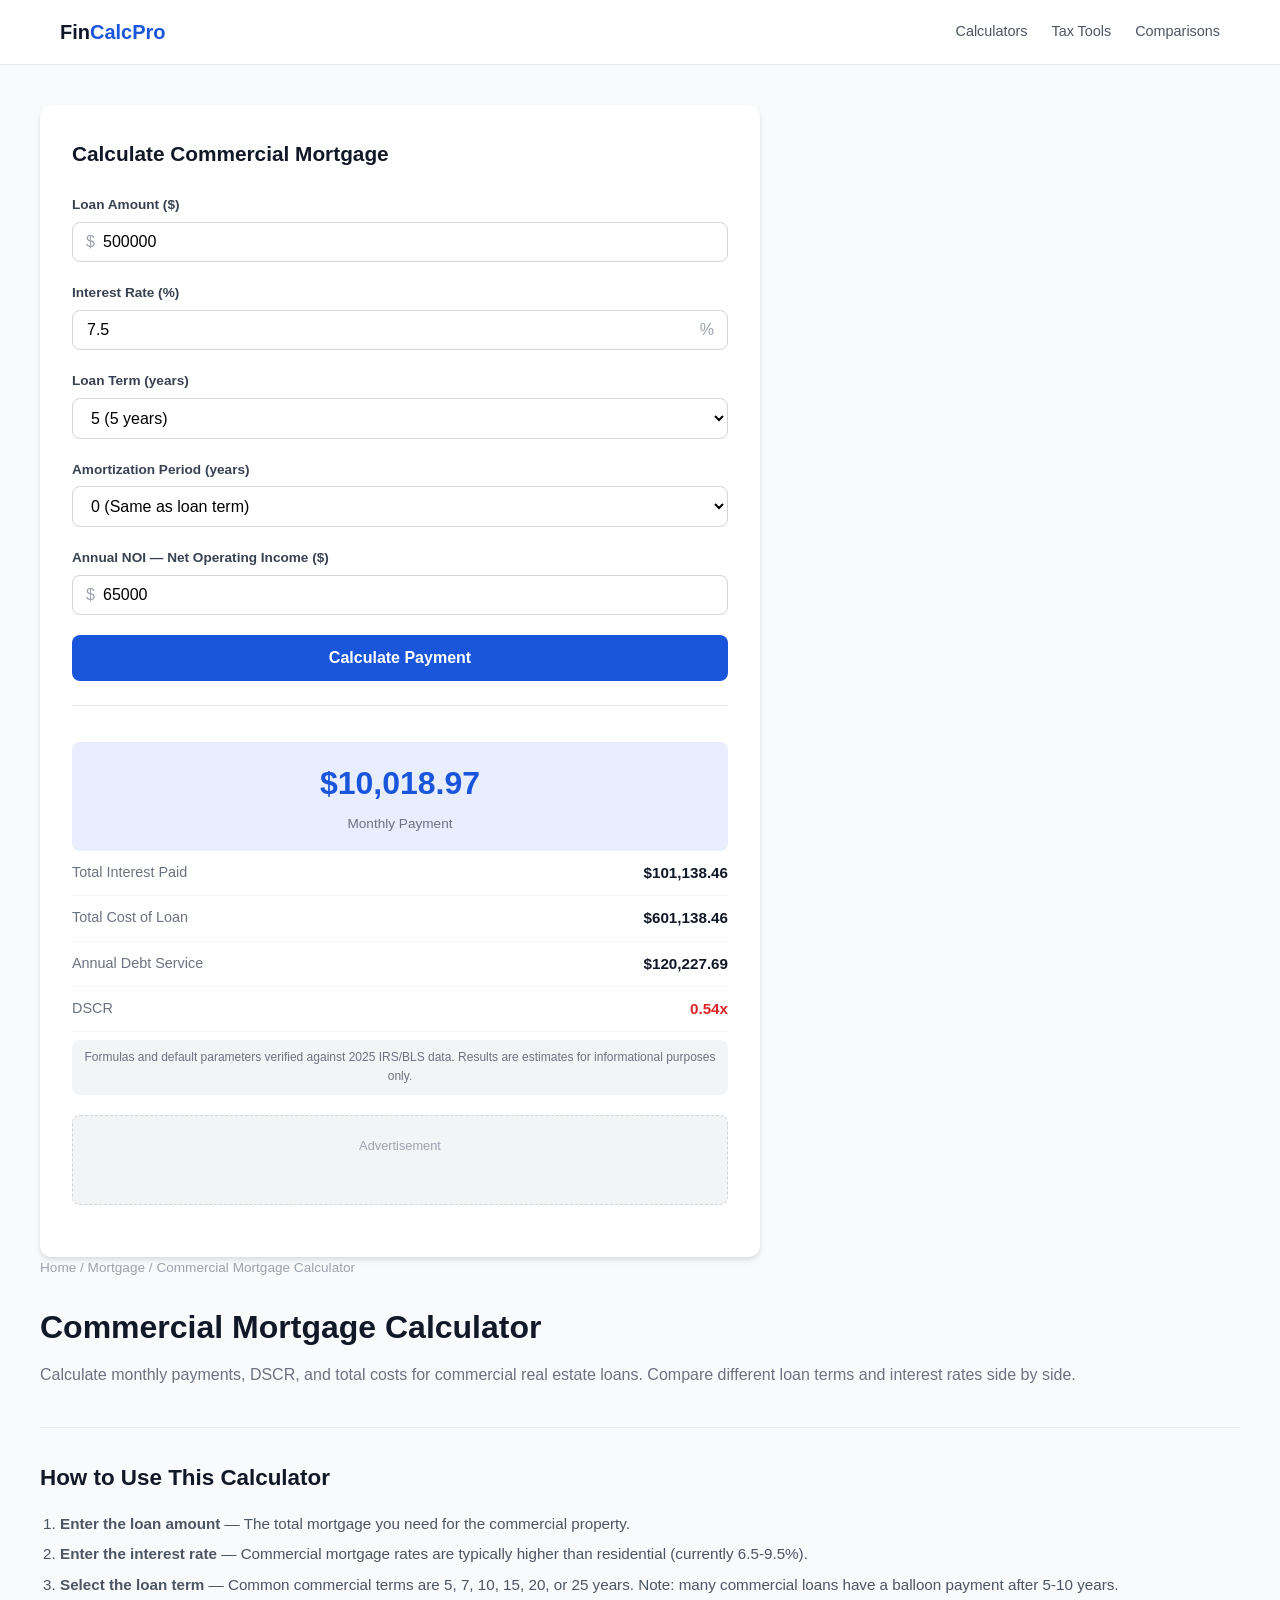
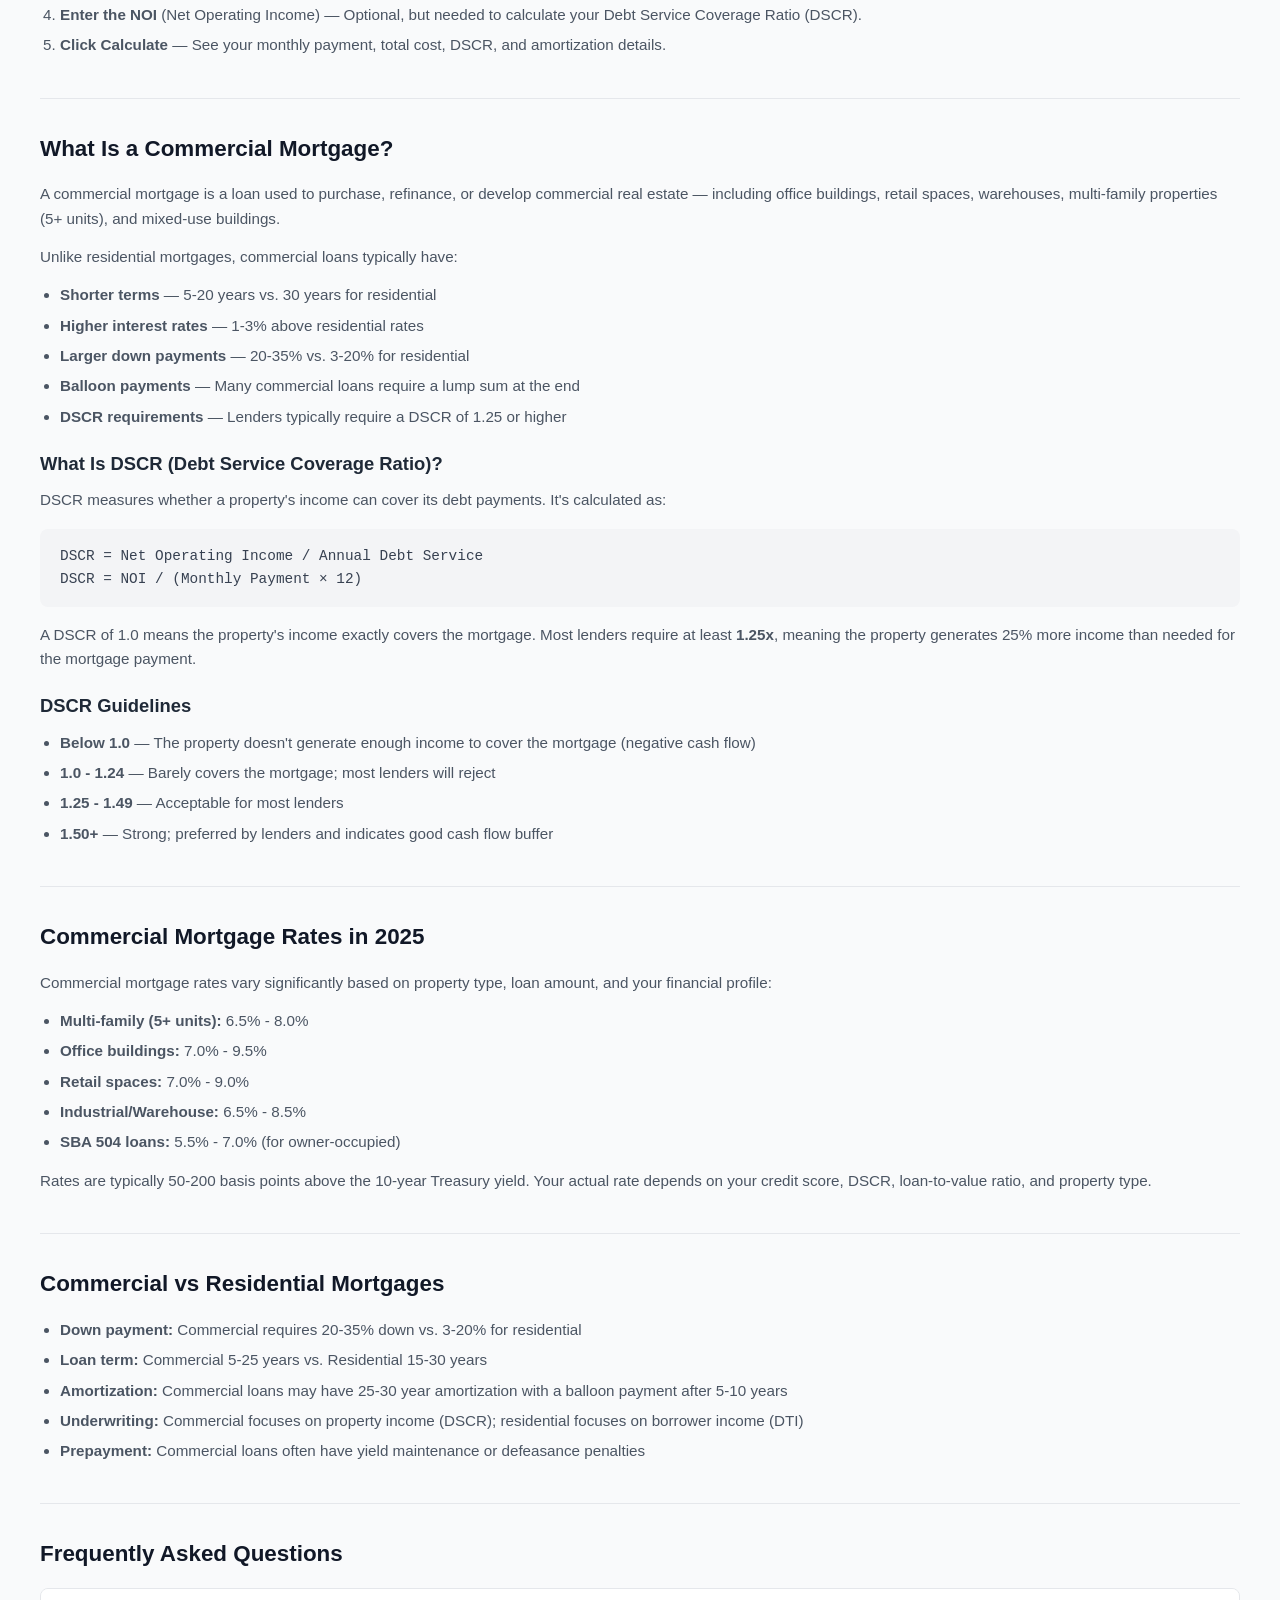
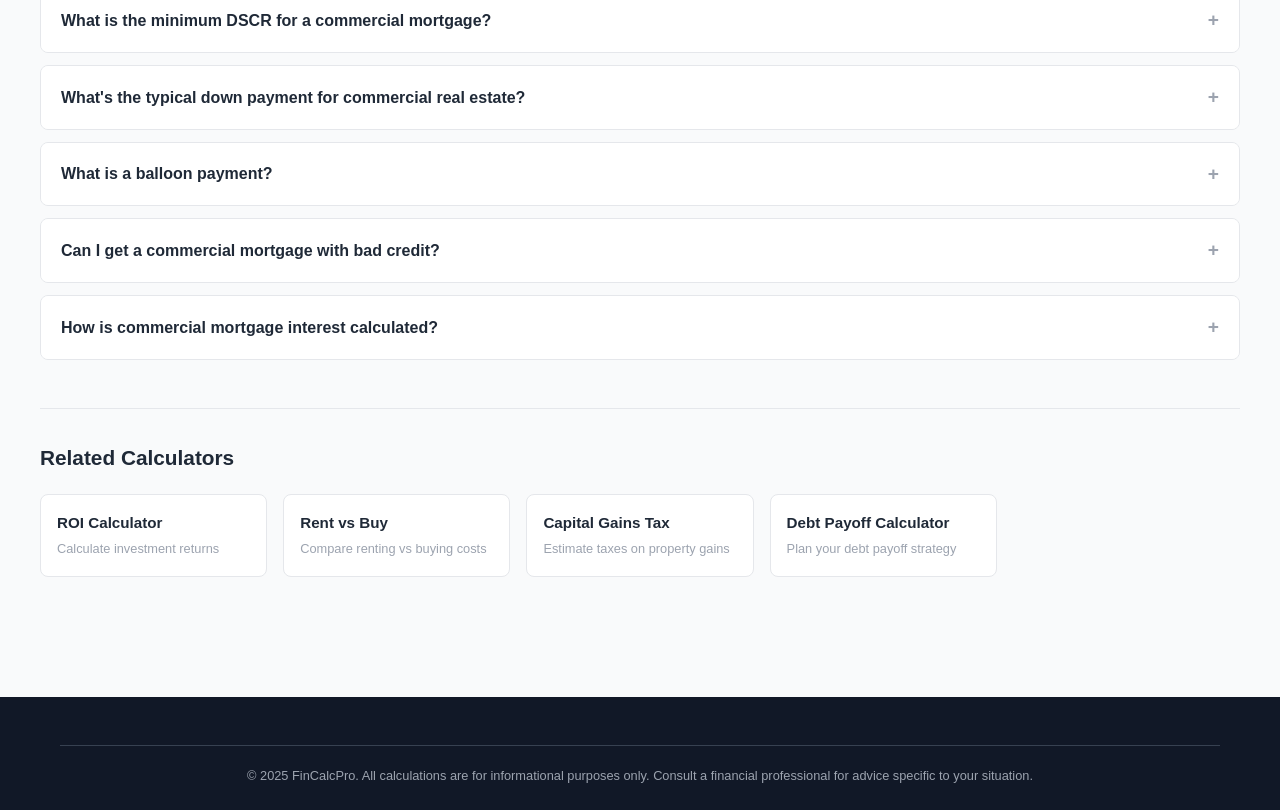
<file: tools/commercial-mortgage-calculator/index.html>
<!DOCTYPE html>
<html lang="en">
<head>
  <meta charset="UTF-8">
  <meta name="viewport" content="width=device-width, initial-scale=1.0">
  <title>Free Commercial Mortgage Calculator - Payment & DSCR | FinCalcPro</title>
  <meta name="description" content="Free commercial mortgage calculator. Calculate monthly payments, DSCR, amortization, and compare loan terms for commercial real estate investments.">
  <link rel="canonical" href="https://fincalcpro.com/tools/commercial-mortgage-calculator/">
  <link rel="stylesheet" href="/css/style.css">
  <script type="application/ld+json">
  {
    "@context": "https://schema.org",
    "@type": "WebApplication",
    "name": "Commercial Mortgage Calculator",
    "url": "https://fincalcpro.com/tools/commercial-mortgage-calculator/",
    "applicationCategory": "FinanceApplication",
    "operatingSystem": "Any",
    "offers": { "@type": "Offer", "price": "0", "priceCurrency": "USD" },
    "description": "Calculate commercial mortgage payments, DSCR, and total costs for investment properties with our free calculator."
  }
  </script>
</head>
<body>
  <header class="site-header">
    <div class="container">
      <a href="/" class="site-logo">Fin<span>CalcPro</span></a>
      <nav class="site-nav">
        <a href="/#calculators">Calculators</a>
        <a href="/#tax-tools">Tax Tools</a>
        <a href="/#compare">Comparisons</a>
      </nav>
    </div>
  </header>

  <main class="container tool-page">
    <div class="tool-layout">
      <!-- Content Column -->
      <div class="calc-box">
        <h2>Calculate Commercial Mortgage</h2>
        <div class="form-group">
          <label for="loan-amount">Loan Amount ($)</label>
          <div class="input-prefix">
            <input type="text" id="loan-amount" value="500000" inputmode="decimal">
          </div>
          <div class="form-error"></div>
        </div>
        <div class="form-group">
          <label for="interest-rate">Interest Rate (%)</label>
          <div class="input-suffix">
            <input type="text" id="interest-rate" value="7.5" inputmode="decimal">
          </div>
          <div class="form-error"></div>
        </div>
        <div class="form-group">
          <label for="loan-term">Loan Term (years)</label>
          <select id="loan-term"></select>
          <div class="form-error"></div>
        </div>
        <div class="form-group">
          <label for="amortization">Amortization Period (years)</label>
          <select id="amortization"></select>
          <div class="form-error"></div>
        </div>
        <div class="form-group">
          <label for="annual-noi">Annual NOI — Net Operating Income ($)</label>
          <div class="input-prefix">
            <input type="text" id="annual-noi" value="65000" inputmode="decimal">
          </div>
          <div class="form-error"></div>
        </div>
        <button class="btn-calc" onclick="calculateMortgage()">Calculate Payment</button>

        <div class="calc-results" id="mortgage-results">
          <div class="result-highlight">
            <div class="big-number" id="monthly-payment">—</div>
            <div class="big-label">Monthly Payment</div>
          </div>
          <div class="result-row">
            <span class="result-label">Total Interest Paid</span>
            <span class="result-value" id="total-interest">—</span>
          </div>
          <div class="result-row">
            <span class="result-label">Total Cost of Loan</span>
            <span class="result-value" id="total-cost">—</span>
          </div>
          <div class="result-row">
            <span class="result-label">Annual Debt Service</span>
            <span class="result-value" id="annual-debt">—</span>
          </div>
          <div class="result-row" id="dscr-row" style="display:none;">
            <span class="result-label">DSCR</span>
            <span class="result-value" id="dscr-value">—</span>
          </div>
          <div class="result-row" id="balloon-row" style="display:none;">
            <span class="result-label">Balloon Payment at Term</span>
            <span class="result-value" id="balloon-value">—</span>
          </div>
        </div>

        <div style="margin-top:8px;padding:8px 12px;background:var(--gray-100);border-radius:var(--radius);font-size:.75rem;color:var(--gray-500);text-align:center;">Formulas and default parameters verified against 2025 IRS/BLS data. Results are estimates for informational purposes only.</div><div class="ad-slot">Advertisement</div>
      </div>
    </div>
  
<div class="tool-content">
        <div class="breadcrumb"><a href="/">Home</a> / <a href="/#mortgage">Mortgage</a> / Commercial Mortgage Calculator</div>
        <h1>Commercial Mortgage Calculator</h1>
        <p style="color:var(--gray-500);margin-bottom:32px;">Calculate monthly payments, DSCR, and total costs for commercial real estate loans. Compare different loan terms and interest rates side by side.</p>

        <div class="content-section">
          <h2>How to Use This Calculator</h2>
          <ol>
            <li><strong>Enter the loan amount</strong> — The total mortgage you need for the commercial property.</li>
            <li><strong>Enter the interest rate</strong> — Commercial mortgage rates are typically higher than residential (currently 6.5-9.5%).</li>
            <li><strong>Select the loan term</strong> — Common commercial terms are 5, 7, 10, 15, 20, or 25 years. Note: many commercial loans have a balloon payment after 5-10 years.</li>
            <li><strong>Enter the NOI</strong> (Net Operating Income) — Optional, but needed to calculate your Debt Service Coverage Ratio (DSCR).</li>
            <li><strong>Click Calculate</strong> — See your monthly payment, total cost, DSCR, and amortization details.</li>
          </ol>
        </div>

        <div class="content-section">
          <h2>What Is a Commercial Mortgage?</h2>
          <p>A commercial mortgage is a loan used to purchase, refinance, or develop commercial real estate — including office buildings, retail spaces, warehouses, multi-family properties (5+ units), and mixed-use buildings.</p>
          <p>Unlike residential mortgages, commercial loans typically have:</p>
          <ul>
            <li><strong>Shorter terms</strong> — 5-20 years vs. 30 years for residential</li>
            <li><strong>Higher interest rates</strong> — 1-3% above residential rates</li>
            <li><strong>Larger down payments</strong> — 20-35% vs. 3-20% for residential</li>
            <li><strong>Balloon payments</strong> — Many commercial loans require a lump sum at the end</li>
            <li><strong>DSCR requirements</strong> — Lenders typically require a DSCR of 1.25 or higher</li>
          </ul>

          <h3>What Is DSCR (Debt Service Coverage Ratio)?</h3>
          <p>DSCR measures whether a property's income can cover its debt payments. It's calculated as:</p>
          <div class="formula-box">
            DSCR = Net Operating Income / Annual Debt Service<br>
            DSCR = NOI / (Monthly Payment × 12)
          </div>
          <p>A DSCR of 1.0 means the property's income exactly covers the mortgage. Most lenders require at least <strong>1.25x</strong>, meaning the property generates 25% more income than needed for the mortgage payment.</p>

          <h3>DSCR Guidelines</h3>
          <ul>
            <li><strong>Below 1.0</strong> — The property doesn't generate enough income to cover the mortgage (negative cash flow)</li>
            <li><strong>1.0 - 1.24</strong> — Barely covers the mortgage; most lenders will reject</li>
            <li><strong>1.25 - 1.49</strong> — Acceptable for most lenders</li>
            <li><strong>1.50+</strong> — Strong; preferred by lenders and indicates good cash flow buffer</li>
          </ul>
        </div>

        <div class="content-section">
          <h2>Commercial Mortgage Rates in 2025</h2>
          <p>Commercial mortgage rates vary significantly based on property type, loan amount, and your financial profile:</p>
          <ul>
            <li><strong>Multi-family (5+ units):</strong> 6.5% - 8.0%</li>
            <li><strong>Office buildings:</strong> 7.0% - 9.5%</li>
            <li><strong>Retail spaces:</strong> 7.0% - 9.0%</li>
            <li><strong>Industrial/Warehouse:</strong> 6.5% - 8.5%</li>
            <li><strong>SBA 504 loans:</strong> 5.5% - 7.0% (for owner-occupied)</li>
          </ul>
          <p>Rates are typically 50-200 basis points above the 10-year Treasury yield. Your actual rate depends on your credit score, DSCR, loan-to-value ratio, and property type.</p>
        </div>

        <div class="content-section">
          <h2>Commercial vs Residential Mortgages</h2>
          <ul>
            <li><strong>Down payment:</strong> Commercial requires 20-35% down vs. 3-20% for residential</li>
            <li><strong>Loan term:</strong> Commercial 5-25 years vs. Residential 15-30 years</li>
            <li><strong>Amortization:</strong> Commercial loans may have 25-30 year amortization with a balloon payment after 5-10 years</li>
            <li><strong>Underwriting:</strong> Commercial focuses on property income (DSCR); residential focuses on borrower income (DTI)</li>
            <li><strong>Prepayment:</strong> Commercial loans often have yield maintenance or defeasance penalties</li>
          </ul>
        </div>

        <!-- FAQ -->
        <div class="content-section">
          <h2>Frequently Asked Questions</h2>
          <div class="faq-item">
            <div class="faq-question">What is the minimum DSCR for a commercial mortgage?</div>
            <div class="faq-answer">Most commercial lenders require a minimum DSCR of 1.25x. Some SBA loans may accept 1.15x, while conventional lenders for strong properties may want 1.30x or higher. A higher DSCR gives you a better interest rate and more loan options.</div>
          </div>
          <div class="faq-item">
            <div class="faq-question">What's the typical down payment for commercial real estate?</div>
            <div class="faq-answer">Most commercial lenders require 20-30% down. SBA 504 loans require only 10% down for owner-occupied properties. Hard money lenders may require 25-35% down. The exact amount depends on property type, your credit, and the lender's requirements.</div>
          </div>
          <div class="faq-item">
            <div class="faq-question">What is a balloon payment?</div>
            <div class="faq-answer">A balloon payment is a large lump sum due at the end of a loan term. Many commercial mortgages are structured with a 25-30 year amortization but a 5-10 year term, meaning you make payments as if the loan is 25 years, but the remaining balance is due in full after 5-10 years. You'd then need to refinance or sell the property.</div>
          </div>
          <div class="faq-item">
            <div class="faq-question">Can I get a commercial mortgage with bad credit?</div>
            <div class="faq-answer">It's more difficult but possible. Conventional lenders typically want a credit score of 680+. SBA loans may work with 650+. Hard money lenders focus more on the property value than your credit score, but they charge significantly higher rates (10-15%). DSCR-based lenders may approve loans primarily based on the property's income rather than your personal credit.</div>
          </div>
          <div class="faq-item">
            <div class="faq-question">How is commercial mortgage interest calculated?</div>
            <div class="faq-answer">Commercial mortgages use the same amortization formula as residential loans: M = P × [r(1+r)^n] / [(1+r)^n - 1], where P is the principal, r is the monthly interest rate, and n is the total number of payments. Our calculator handles this automatically.</div>
          </div>
        </div>

        <!-- Related Tools -->
        <div class="related-tools">
          <h2>Related Calculators</h2>
          <div class="related-grid">
            <a href="/tools/roi-calculator/" class="related-card">
              <h4>ROI Calculator</h4>
              <p>Calculate investment returns</p>
            </a>
            <a href="/tools/rent-vs-buy-calculator/" class="related-card">
              <h4>Rent vs Buy</h4>
              <p>Compare renting vs buying costs</p>
            </a>
            <a href="/tools/capital-gains-tax-calculator/" class="related-card">
              <h4>Capital Gains Tax</h4>
              <p>Estimate taxes on property gains</p>
            </a>
            <a href="/tools/debt-payoff-calculator/" class="related-card">
              <h4>Debt Payoff Calculator</h4>
              <p>Plan your debt payoff strategy</p>
            </a>
          </div>
        </div>
      </div>

      <!-- Calculator Column -->
</main>

  <footer class="site-footer">
    <div class="container">
      <div class="footer-bottom">
        &copy; 2025 FinCalcPro. All calculations are for informational purposes only. Consult a financial professional for advice specific to your situation.
      </div>
    </div>
  </footer>

  <script src="/js/common.js"></script>
  <script>
    function calculateMortgage() {
      clearAllErrors();
      let valid = true;
      if (!validateField('loan-amount', [{ required: true, positive: true, msg: 'Enter a valid loan amount greater than 0' }])) valid = false;
      if (!validateField('interest-rate', [{ required: true, min: 0.01, max: 30, msg: 'Interest rate must be 0.01% - 30%' }])) valid = false;
      if (!validateField('loan-term', [{ required: true, min: 1, max: 50, msg: 'Loan term must be 1-50 years' }])) valid = false;
      if (!validateField('amortization', [{ min: 0, max: 50, msg: 'Amortization must be 0 (same as term) or 1-50 years' }])) valid = false;
      if (!validateField('annual-noi', [{ min: 0, msg: 'NOI must be 0 or greater' }])) valid = false;
      if (!valid) { hideResults(); return; }

      const P = getVal('loan-amount');
      const annualRate = getVal('interest-rate');
      const termYears = getVal('loan-term');
      const amortRaw = getVal('amortization');
      const annualNOI = getVal('annual-noi');
      const amortYears = amortRaw > 0 ? amortRaw : termYears;

      if (P <= 0 || annualRate <= 0) { return; }

      const r = annualRate / 100 / 12; // monthly rate
      const effectiveAmort = amortYears > 0 ? amortYears : termYears;
      const n = effectiveAmort * 12; // total payments in amortization

      // Monthly payment based on amortization
      const monthlyPayment = P * (r * Math.pow(1 + r, n)) / (Math.pow(1 + r, n) - 1);
      const annualDebt = monthlyPayment * 12;
      const totalCost = monthlyPayment * n;

      // Total interest (full amortization)
      const totalInterest = totalCost - P;

      // Balloon payment if amortization > term
      let balloonPayment = 0;
      const termPayments = termYears * 12;
      if (amortYears > termYears) {
        // Remaining balance after termPayments
        const paidPayments = termPayments;
        const remainingPayments = n - paidPayments;
        if (remainingPayments > 0) {
          balloonPayment = monthlyPayment * (1 - Math.pow(1 + r, -remainingPayments)) / r;
        }
      }

      // DSCR
      let dscr = 0;
      if (annualNOI > 0) {
        dscr = annualNOI / annualDebt;
      }

      // Set results
      setResult('monthly-payment', fmt.currency(monthlyPayment));
      setResult('total-interest', fmt.currency(totalInterest));
      setResult('total-cost', fmt.currency(totalCost));
      setResult('annual-debt', fmt.currency(annualDebt));

      // DSCR
      const dscrRow = document.getElementById('dscr-row');
      if (annualNOI > 0) {
        dscrRow.style.display = 'flex';
        const dscrEl = document.getElementById('dscr-value');
        dscrEl.textContent = dscr.toFixed(2) + 'x';
        dscrEl.style.color = dscr >= 1.5 ? 'var(--success)' : dscr >= 1.25 ? 'var(--warning)' : 'var(--danger)';
      } else {
        dscrRow.style.display = 'none';
      }

      // Balloon
      const balloonRow = document.getElementById('balloon-row');
      if (balloonPayment > 0) {
        balloonRow.style.display = 'flex';
        setResult('balloon-value', fmt.currency(balloonPayment));
      } else {
        balloonRow.style.display = 'none';
      }

      showResults();
    }

    // Init combo inputs
    (function(){
  var sel = document.getElementById('loan-term');
  if(!sel) return;
  var opt = document.createElement('option');
  opt.value = '5';
  opt.textContent = '5 (5 years)';
  sel.appendChild(opt);
  var opt = document.createElement('option');
  opt.value = '7';
  opt.textContent = '7 (7 years)';
  sel.appendChild(opt);
  var opt = document.createElement('option');
  opt.value = '10';
  opt.textContent = '10 (10 years)';
  sel.appendChild(opt);
  var opt = document.createElement('option');
  opt.value = '15';
  opt.textContent = '15 (15 years)';
  sel.appendChild(opt);
  var opt = document.createElement('option');
  opt.value = '20';
  opt.textContent = '20 (20 years)';
  sel.appendChild(opt);
  var opt = document.createElement('option');
  opt.value = '25';
  opt.textContent = '25 (25 years)';
  sel.appendChild(opt);
  var opt = document.createElement('option');
  opt.value = '30';
  opt.textContent = '30 (30 years)';
  sel.appendChild(opt);
})();
    (function(){
  var sel = document.getElementById('amortization');
  if(!sel) return;
  var opt = document.createElement('option');
  opt.value = '0';
  opt.textContent = '0 (Same as loan term)';
  sel.appendChild(opt);
  var opt = document.createElement('option');
  opt.value = '20';
  opt.textContent = '20 (20 years)';
  sel.appendChild(opt);
  var opt = document.createElement('option');
  opt.value = '25';
  opt.textContent = '25 (25 years)';
  sel.appendChild(opt);
  var opt = document.createElement('option');
  opt.value = '30';
  opt.textContent = '30 (30 years)';
  sel.appendChild(opt);
})();

    // Inject FAQ schema
    injectFaqSchema([
      { q: "What is the minimum DSCR for a commercial mortgage?", a: "Most commercial lenders require a minimum DSCR of 1.25x. Some SBA loans may accept 1.15x, while conventional lenders for strong properties may want 1.30x or higher." },
      { q: "What's the typical down payment for commercial real estate?", a: "Most commercial lenders require 20-30% down. SBA 504 loans require only 10% down for owner-occupied properties." },
      { q: "What is a balloon payment?", a: "A balloon payment is a large lump sum due at the end of a loan term. Many commercial mortgages are structured with a 25-30 year amortization but a 5-10 year term." },
      { q: "Can I get a commercial mortgage with bad credit?", a: "Conventional lenders typically want 680+. SBA loans may work with 650+. Hard money lenders focus on property value rather than credit score." },
      { q: "How is commercial mortgage interest calculated?", a: "Commercial mortgages use standard amortization: M = P × [r(1+r)^n] / [(1+r)^n - 1], where P is principal, r is monthly rate, and n is total payments." }
    ]);

    calculateMortgage();
  </script>
</body>
</html>
</file>
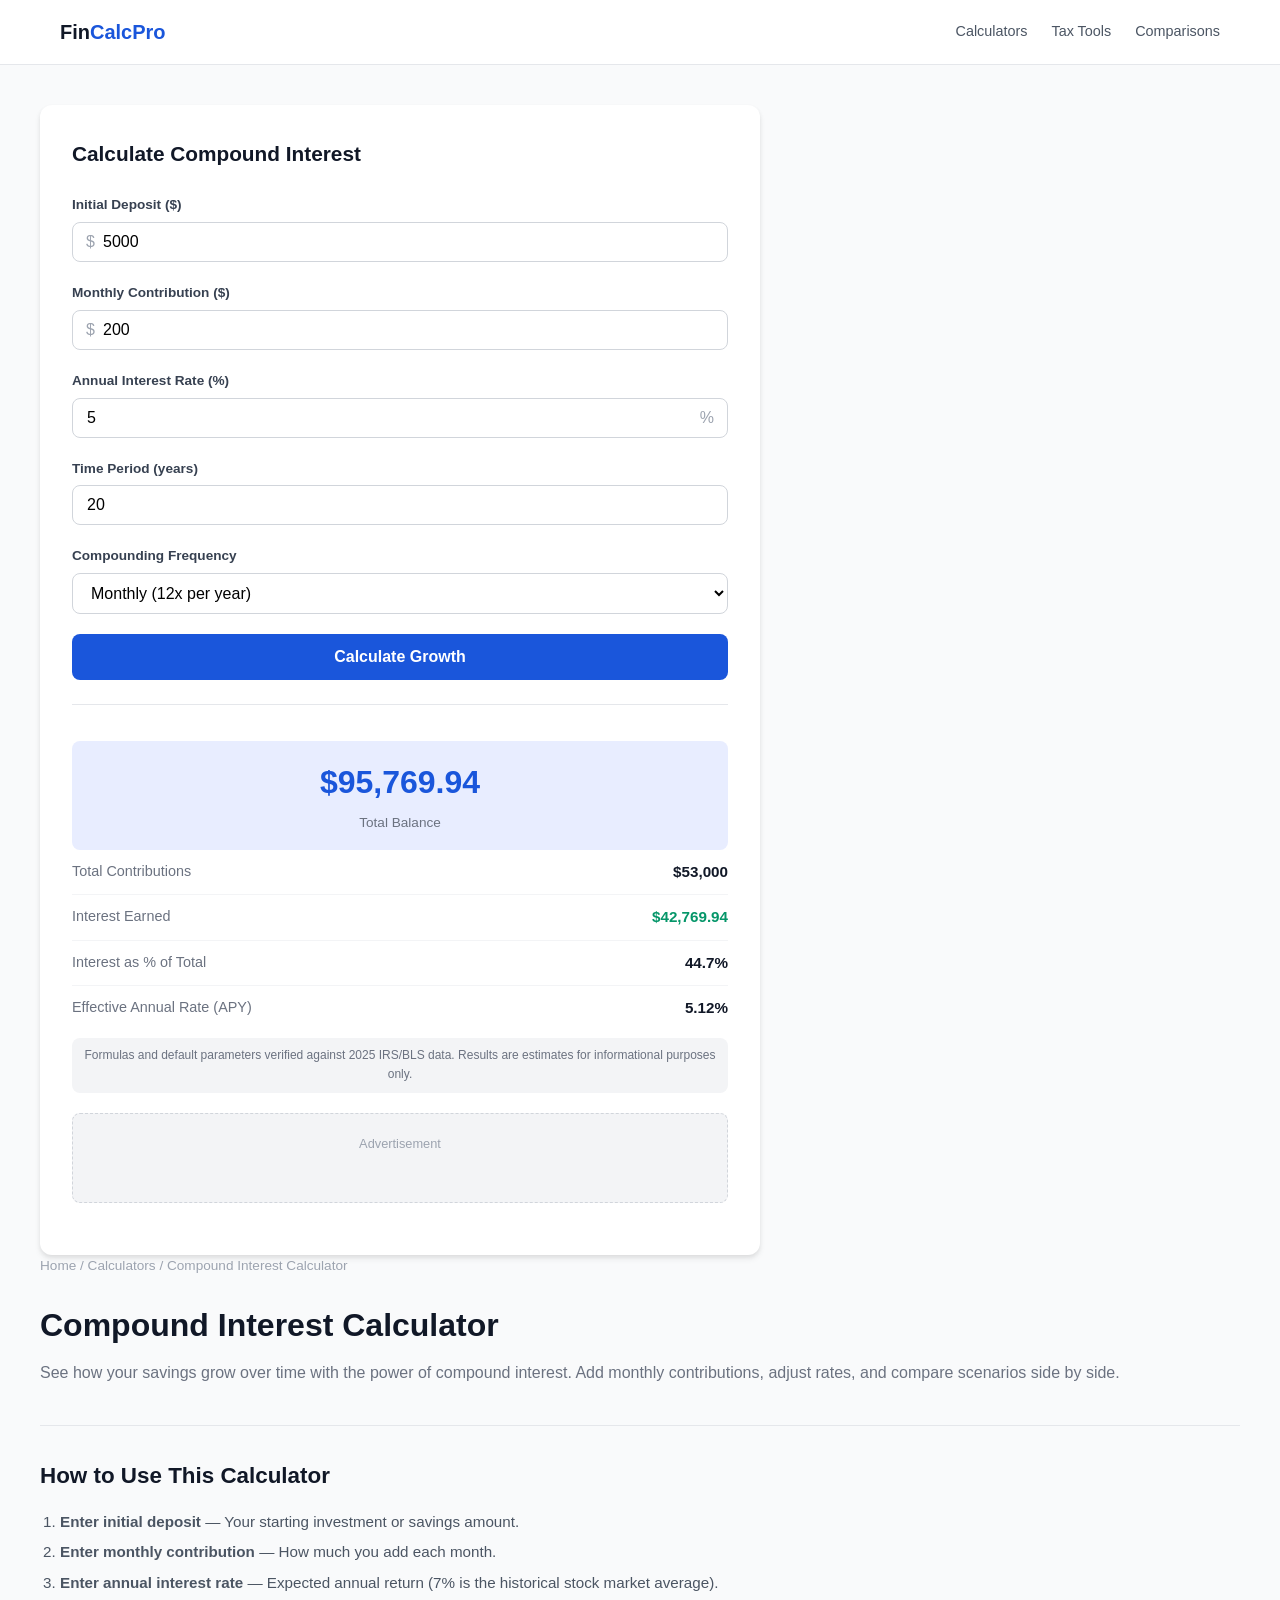
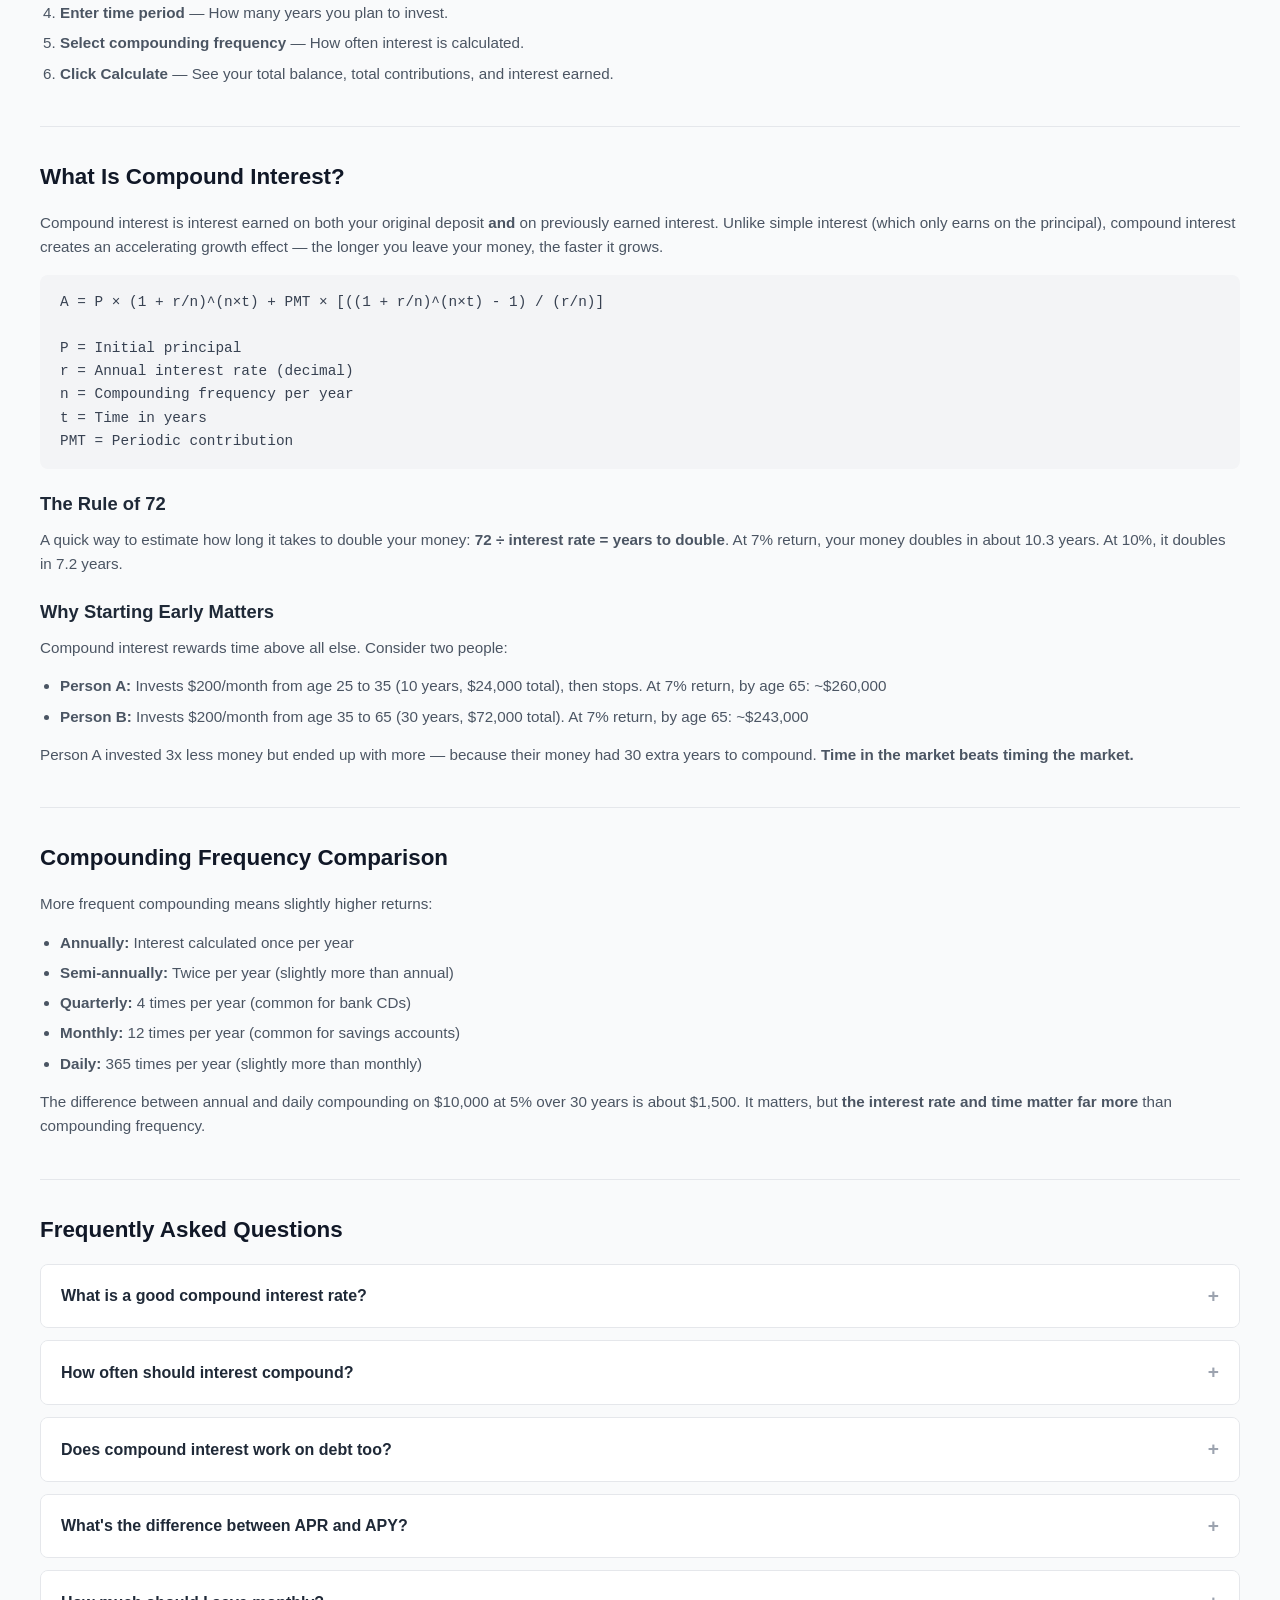
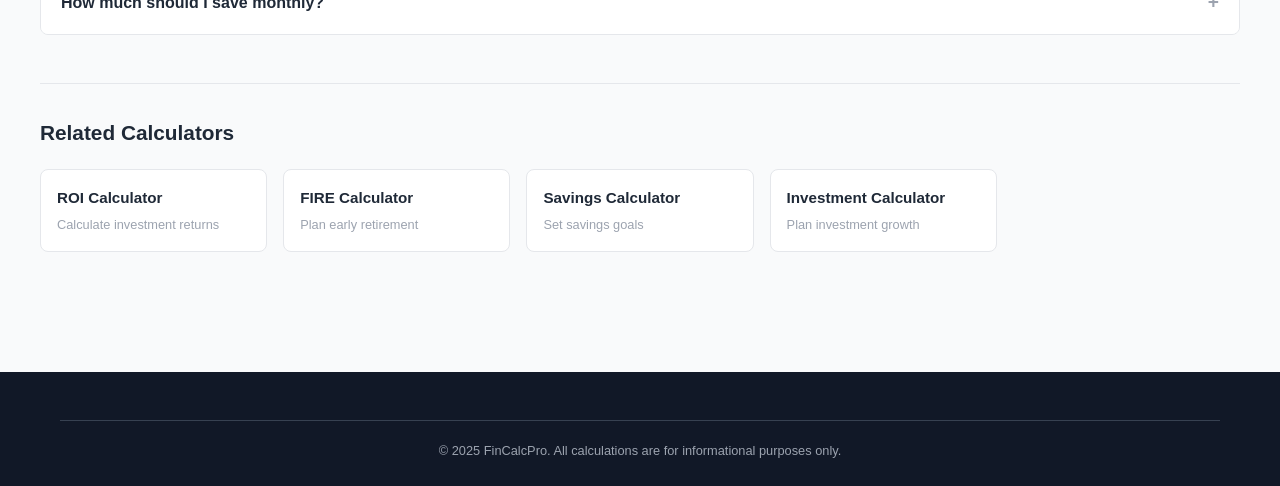
<file: tools/compound-interest-calculator/index.html>
<!DOCTYPE html>
<html lang="en">
<head>
  <meta charset="UTF-8">
  <meta name="viewport" content="width=device-width, initial-scale=1.0">
  <title>Free Compound Interest Calculator - See Your Savings Grow | FinCalcPro</title>
  <meta name="description" content="Free compound interest calculator. See how your savings grow over time with regular contributions. Compare different rates, time periods, and compounding frequencies.">
  <link rel="canonical" href="https://fincalcpro.com/tools/compound-interest-calculator/">
  <link rel="stylesheet" href="/css/style.css">
  <script type="application/ld+json">
  {"@context":"https://schema.org","@type":"WebApplication","name":"Compound Interest Calculator","url":"https://fincalcpro.com/tools/compound-interest-calculator/","applicationCategory":"FinanceApplication","operatingSystem":"Any","offers":{"@type":"Offer","price":"0","priceCurrency":"USD"}}
  </script>
</head>
<body>
  <header class="site-header"><div class="container"><a href="/" class="site-logo">Fin<span>CalcPro</span></a><nav class="site-nav"><a href="/#calculators">Calculators</a><a href="/#tax-tools">Tax Tools</a><a href="/#compare">Comparisons</a></nav></div></header>

  <main class="container tool-page">
    <div class="tool-layout">
      <div class="calc-box">
        <h2>Calculate Compound Interest</h2>
        <div class="form-group">
          <label for="initial-deposit">Initial Deposit ($)</label>
          <div class="input-prefix"><input type="text" id="initial-deposit" value="5000" inputmode="decimal"></div>
          <div class="form-error"></div>
        </div>
        <div class="form-group">
          <label for="monthly-contrib">Monthly Contribution ($)</label>
          <div class="input-prefix"><input type="text" id="monthly-contrib" value="200" inputmode="decimal"></div>
          <div class="form-error"></div>
        </div>
        <div class="form-group">
          <label for="annual-rate">Annual Interest Rate (%)</label>
 <div class="input-suffix"><input type="text" id="annual-rate" value="5" inputmode="decimal"></div>
          <div class="form-error"></div>
        </div>
        <div class="form-group">
          <label for="time-years">Time Period (years)</label>
          <input type="text" id="time-years" value="20" inputmode="decimal">
          <div class="form-error"></div>
        </div>
        <div class="form-group">
          <label for="compound-freq">Compounding Frequency</label>
          <select id="compound-freq"></select>
          <div class="form-error"></div>
        </div>
        <button class="btn-calc" onclick="calculateCI()">Calculate Growth</button>

        <div class="calc-results" id="ci-results">
          <div class="result-highlight">
            <div class="big-number" id="final-balance">—</div>
            <div class="big-label">Total Balance</div>
          </div>
          <div class="result-row">
            <span class="result-label">Total Contributions</span>
            <span class="result-value" id="total-contrib">—</span>
          </div>
          <div class="result-row">
            <span class="result-label">Interest Earned</span>
            <span class="result-value" id="interest-earned" style="color:var(--success);">—</span>
          </div>
          <div class="result-row">
            <span class="result-label">Interest as % of Total</span>
            <span class="result-value" id="interest-pct">—</span>
          </div>
          <div class="result-row">
            <span class="result-label">Effective Annual Rate (APY)</span>
            <span class="result-value" id="effective-rate">—</span>
          </div>
        </div>
        <div style="margin-top:8px;padding:8px 12px;background:var(--gray-100);border-radius:var(--radius);font-size:.75rem;color:var(--gray-500);text-align:center;">Formulas and default parameters verified against 2025 IRS/BLS data. Results are estimates for informational purposes only.</div><div class="ad-slot">Advertisement</div>
      </div>
    </div>
  
<div class="tool-content">
        <div class="breadcrumb"><a href="/">Home</a> / <a href="/#calculators">Calculators</a> / Compound Interest Calculator</div>
        <h1>Compound Interest Calculator</h1>
        <p style="color:var(--gray-500);margin-bottom:32px;">See how your savings grow over time with the power of compound interest. Add monthly contributions, adjust rates, and compare scenarios side by side.</p>

        <div class="content-section">
          <h2>How to Use This Calculator</h2>
          <ol>
            <li><strong>Enter initial deposit</strong> — Your starting investment or savings amount.</li>
            <li><strong>Enter monthly contribution</strong> — How much you add each month.</li>
            <li><strong>Enter annual interest rate</strong> — Expected annual return (7% is the historical stock market average).</li>
            <li><strong>Enter time period</strong> — How many years you plan to invest.</li>
            <li><strong>Select compounding frequency</strong> — How often interest is calculated.</li>
            <li><strong>Click Calculate</strong> — See your total balance, total contributions, and interest earned.</li>
          </ol>
        </div>

        <div class="content-section">
          <h2>What Is Compound Interest?</h2>
          <p>Compound interest is interest earned on both your original deposit <strong>and</strong> on previously earned interest. Unlike simple interest (which only earns on the principal), compound interest creates an accelerating growth effect — the longer you leave your money, the faster it grows.</p>
          <div class="formula-box">
            A = P × (1 + r/n)^(n×t) + PMT × [((1 + r/n)^(n×t) - 1) / (r/n)]<br>
            <br>
            P = Initial principal<br>
            r = Annual interest rate (decimal)<br>
            n = Compounding frequency per year<br>
            t = Time in years<br>
            PMT = Periodic contribution
          </div>

          <h3>The Rule of 72</h3>
          <p>A quick way to estimate how long it takes to double your money: <strong>72 ÷ interest rate = years to double</strong>. At 7% return, your money doubles in about 10.3 years. At 10%, it doubles in 7.2 years.</p>

          <h3>Why Starting Early Matters</h3>
          <p>Compound interest rewards time above all else. Consider two people:</p>
          <ul>
            <li><strong>Person A:</strong> Invests $200/month from age 25 to 35 (10 years, $24,000 total), then stops. At 7% return, by age 65: ~$260,000</li>
            <li><strong>Person B:</strong> Invests $200/month from age 35 to 65 (30 years, $72,000 total). At 7% return, by age 65: ~$243,000</li>
          </ul>
          <p>Person A invested 3x less money but ended up with more — because their money had 30 extra years to compound. <strong>Time in the market beats timing the market.</strong></p>
        </div>

        <div class="content-section">
          <h2>Compounding Frequency Comparison</h2>
          <p>More frequent compounding means slightly higher returns:</p>
          <ul>
            <li><strong>Annually:</strong> Interest calculated once per year</li>
            <li><strong>Semi-annually:</strong> Twice per year (slightly more than annual)</li>
            <li><strong>Quarterly:</strong> 4 times per year (common for bank CDs)</li>
            <li><strong>Monthly:</strong> 12 times per year (common for savings accounts)</li>
            <li><strong>Daily:</strong> 365 times per year (slightly more than monthly)</li>
          </ul>
          <p>The difference between annual and daily compounding on $10,000 at 5% over 30 years is about $1,500. It matters, but <strong>the interest rate and time matter far more</strong> than compounding frequency.</p>
        </div>

        <div class="content-section">
          <h2>Frequently Asked Questions</h2>
          <div class="faq-item"><div class="faq-question">What is a good compound interest rate?</div><div class="faq-answer">Historical averages: Savings accounts 0.5-5%, CDs 4-5%, Bonds 4-6%, Stock market 7-10%, Real estate 8-12%. The S&P 500 has averaged about 10% per year before inflation (7% after). Higher returns come with higher risk.</div></div>
          <div class="faq-item"><div class="faq-question">How often should interest compound?</div><div class="faq-answer">More frequently is better for you, but the difference is small. Daily compounding yields only slightly more than monthly. Focus on finding a higher interest rate rather than worrying about compounding frequency.</div></div>
          <div class="faq-item"><div class="faq-question">Does compound interest work on debt too?</div><div class="faq-answer">Yes — and that's the danger. Credit card debt compounds daily at 18-25% APR. A $5,000 balance at 20% compounds to $6,100 in one year if unpaid. This is why paying off high-interest debt is the best "investment" you can make.</div></div>
          <div class="faq-item"><div class="faq-question">What's the difference between APR and APY?</div><div class="faq-answer">APR (Annual Percentage Rate) is the simple annual rate. APY (Annual Percentage Yield) includes the effect of compounding. A 5% APR compounded monthly gives a 5.12% APY. Always compare APY when choosing savings accounts.</div></div>
          <div class="faq-item"><div class="faq-question">How much should I save monthly?</div><div class="faq-answer">A common recommendation is 15-20% of gross income. For retirement specifically, aim to invest at least enough to get any employer 401(k) match (that's free money), then work up to maxing out tax-advantaged accounts. Even $100/month makes a significant difference over decades.</div></div>
        </div>

        <div class="related-tools">
          <h2>Related Calculators</h2>
          <div class="related-grid">
            <a href="/tools/roi-calculator/" class="related-card"><h4>ROI Calculator</h4><p>Calculate investment returns</p></a>
            <a href="/tools/fire-calculator/" class="related-card"><h4>FIRE Calculator</h4><p>Plan early retirement</p></a>
            <a href="/tools/savings-calculator/" class="related-card"><h4>Savings Calculator</h4><p>Set savings goals</p></a>
            <a href="/tools/investment-calculator/" class="related-card"><h4>Investment Calculator</h4><p>Plan investment growth</p></a>
          </div>
        </div>
      </div>
</main>

  <footer class="site-footer"><div class="container"><div class="footer-bottom">&copy; 2025 FinCalcPro. All calculations are for informational purposes only.</div></div></footer>

  <script src="/js/common.js"></script>
  <script>
    function calculateCI() {
      clearAllErrors();
      let valid = true;
      if (!validateField('initial-deposit', [{required:true, min:0, msg:'Initial deposit cannot be negative'}])) valid = false;
      if (!validateField('monthly-contrib', [{min:0, msg:'Monthly contribution cannot be negative'}])) valid = false;
      if (!validateField('annual-rate', [{required:true, min:0, max:50, msg:'Interest rate must be 0% - 50%'}])) valid = false;
      if (!validateField('time-years', [{required:true, min:0.1, max:100, msg:'Time period must be 0.1-100 years'}])) valid = false;
      if (!valid) { hideResults(); return; }

      const P = getVal('initial-deposit');
      const PMT = getVal('monthly-contrib');
      const r = getVal('annual-rate') / 100;
      const t = getVal('time-years');
      const freqStr = document.getElementById('compound-freq').value.trim();

      let n;
      if (freqStr === 'Daily') n = 365;
      else if (freqStr === 'Monthly') n = 12;
      else if (freqStr === 'Quarterly') n = 4;
      else if (freqStr === 'Semi-annually') n = 2;
      else n = 1;

      // Compound interest on principal
      const principalGrowth = P * Math.pow(1 + r/n, n * t);

      // Future value of series (monthly contributions adjusted for compounding)
      let contribGrowth = 0;
      if (PMT > 0 && r > 0) {
        if (n === 12) {
          // Monthly compounding with monthly contributions
          contribGrowth = PMT * ((Math.pow(1 + r/12, 12 * t) - 1) / (r/12));
        } else {
          // Other frequencies: approximate by converting to per-period contributions
          const contribPerPeriod = PMT * (12 / n);
          contribGrowth = contribPerPeriod * ((Math.pow(1 + r/n, n * t) - 1) / (r/n));
        }
      } else if (PMT > 0 && r === 0) {
        contribGrowth = PMT * 12 * t;
      }

      const finalBalance = principalGrowth + contribGrowth;
      const totalContributions = P + PMT * 12 * t;
      const interestEarned = finalBalance - totalContributions;
      const apy = (Math.pow(1 + r/n, n) - 1) * 100;

      setResult('final-balance', fmt.currency(finalBalance));
      setResult('total-contrib', fmt.currency(totalContributions, 0));
      setResult('interest-earned', fmt.currency(interestEarned));
      setResult('interest-pct', totalContributions > 0 ? fmt.percent(interestEarned / finalBalance * 100, 1) : '0%');
      setResult('effective-rate', fmt.percent(apy, 2));

      showResults();
    }

    
    (function(){
  var sel = document.getElementById('compound-freq');
  if(!sel) return;
  var opt = document.createElement('option');
  opt.value = 'Annually';
  opt.textContent = 'Annually (Once per year)';
  sel.appendChild(opt);
  var opt = document.createElement('option');
  opt.value = 'Semi-annually';
  opt.textContent = 'Semi-annually (Twice per year)';
  sel.appendChild(opt);
  var opt = document.createElement('option');
  opt.value = 'Quarterly';
  opt.textContent = 'Quarterly (4x per year)';
  sel.appendChild(opt);
  var opt = document.createElement('option');
  opt.value = 'Monthly';
 opt.selected = true;
  opt.textContent = 'Monthly (12x per year)';
  sel.appendChild(opt);
  var opt = document.createElement('option');
  opt.value = 'Daily';
  opt.textContent = 'Daily (365x per year)';
  sel.appendChild(opt);
})();

    injectFaqSchema([
      {q:"What is a good compound interest rate?",a:"Savings accounts: 0.5-5%, CDs: 4-5%, Bonds: 4-6%, Stock market: 7-10% (before inflation). Higher returns come with higher risk."},
      {q:"How often should interest compound?",a:"More frequently is better but the difference is small. Daily yields slightly more than monthly. Focus on the interest rate rather than compounding frequency."},
      {q:"Does compound interest work on debt too?",a:"Yes. Credit card debt at 18-25% APR compounds daily, which is why it grows so fast. Pay off high-interest debt first."},
      {q:"What's the difference between APR and APY?",a:"APR is the simple annual rate. APY includes compounding. A 5% APR compounded monthly = 5.12% APY. Compare APY when choosing savings accounts."},
      {q:"How much should I save monthly?",a:"15-20% of gross income is ideal. At minimum, get your employer 401(k) match. Even $100/month makes a huge difference over decades."}
    ]);

    calculateCI();
  </script>
</body>
</html>
</file>
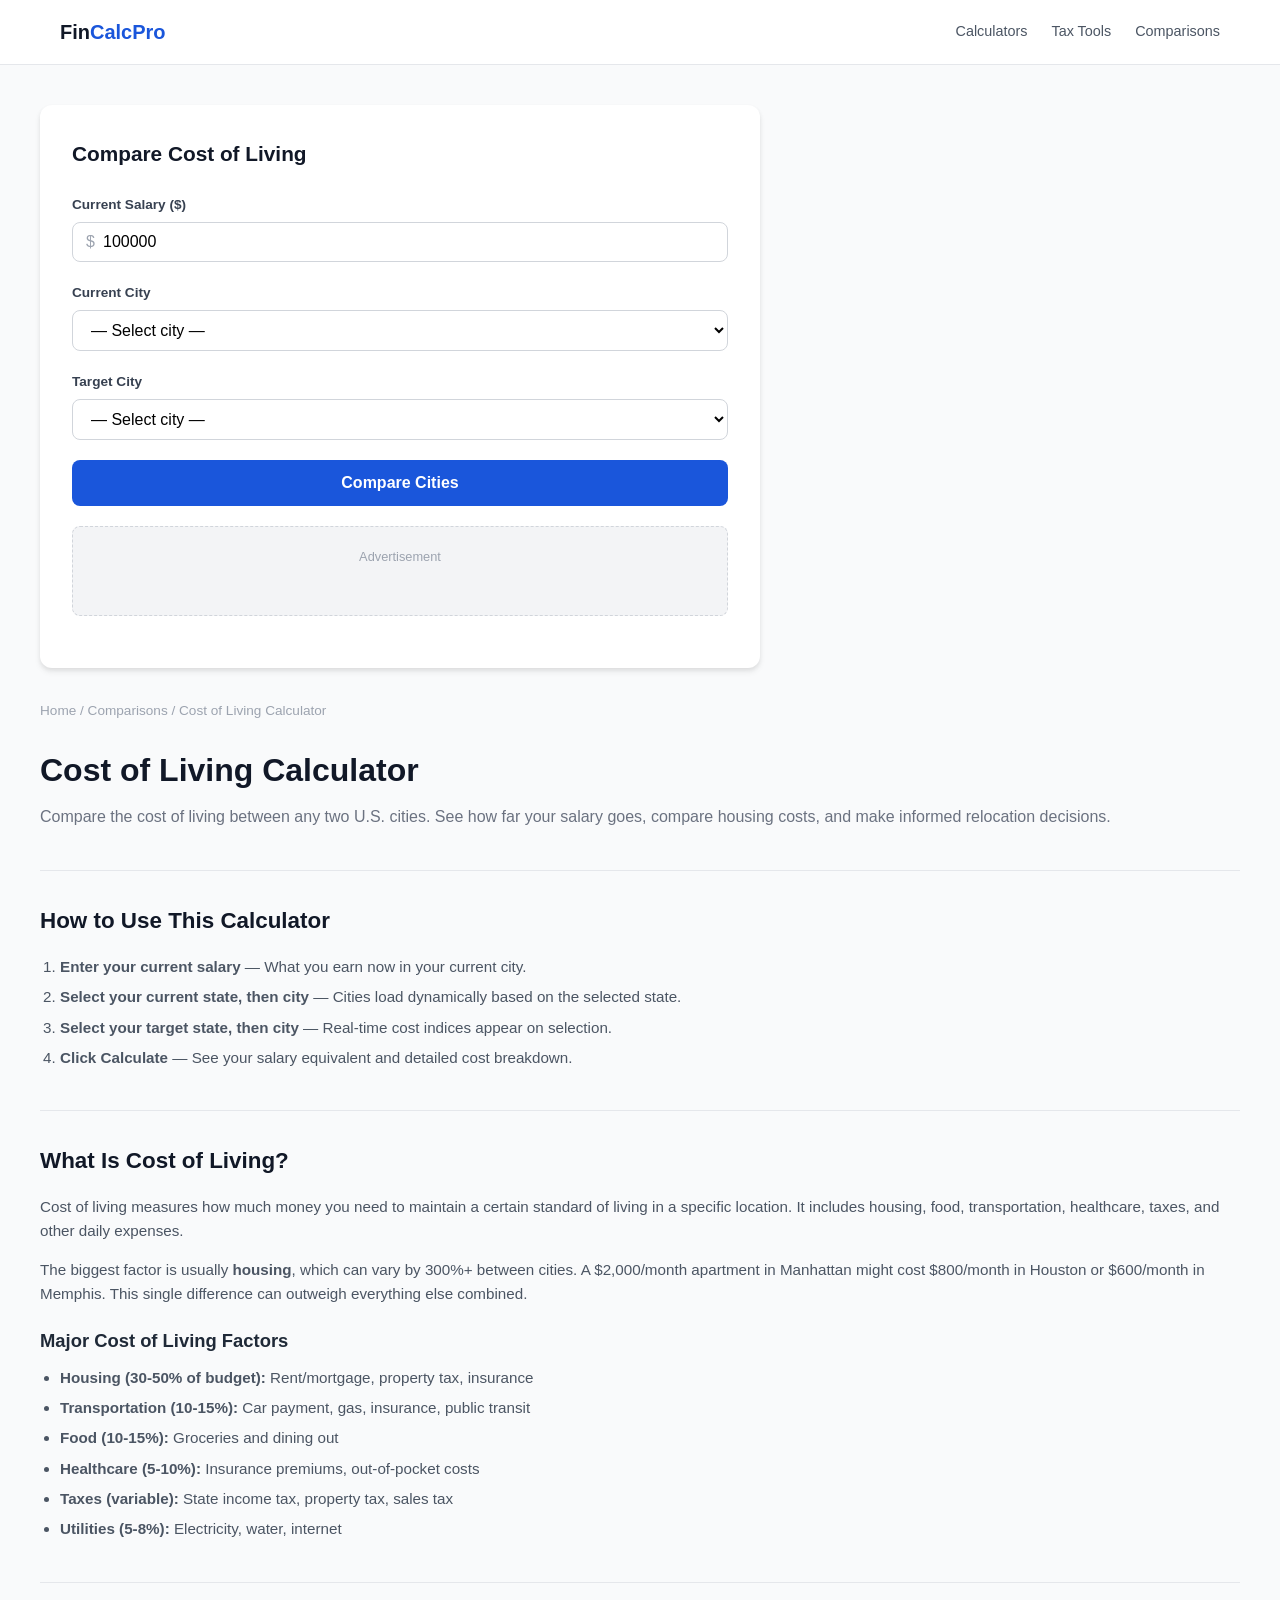
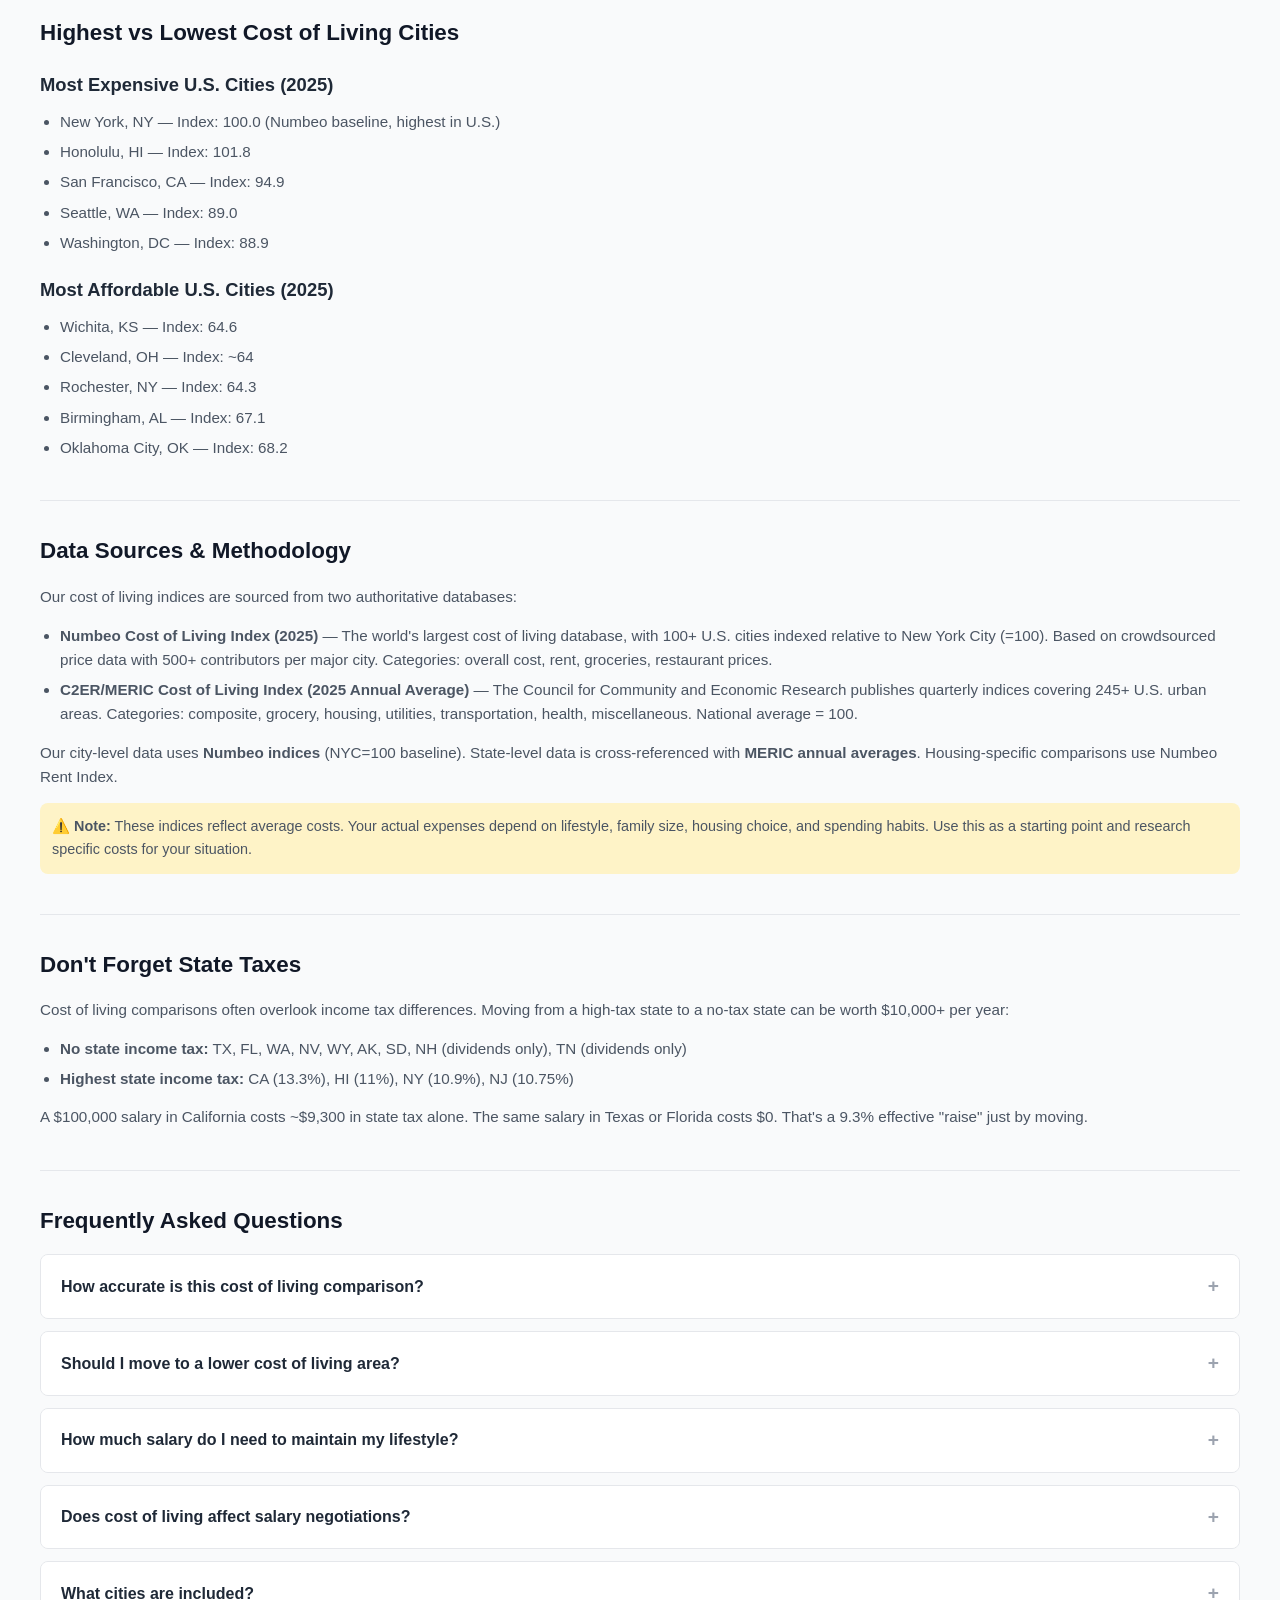
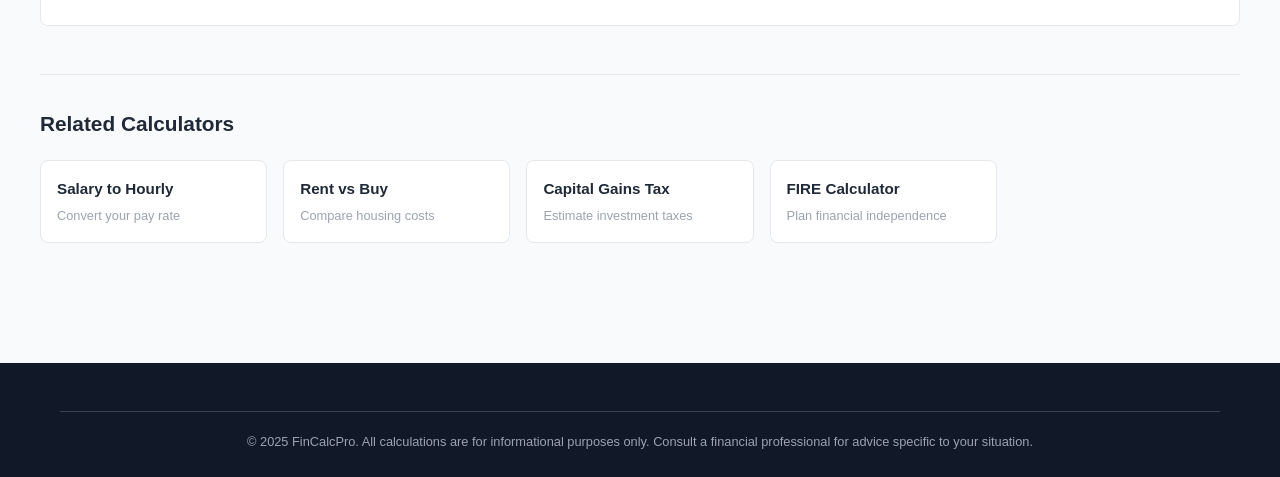
<file: tools/cost-of-living-calculator/index.html>
<!DOCTYPE html>
<html lang="en">
<head>
  <meta charset="UTF-8">
  <meta name="viewport" content="width=device-width, initial-scale=1.0">
  <title>Free Cost of Living Calculator - Compare U.S. Cities | FinCalcPro</title>
  <meta name="description" content="Free cost of living calculator based on Numbeo and C2ER data. Compare living costs between U.S. cities with verified indices. See salary equivalents, housing costs, and daily expenses side by side.">
  <link rel="canonical" href="https://fincalcpro.com/tools/cost-of-living-calculator/">
  <link rel="stylesheet" href="/css/style.css">
  <script type="application/ld+json">
  {"@context":"https://schema.org","@type":"WebApplication","name":"Cost of Living Calculator","url":"https://fincalcpro.com/tools/cost-of-living-calculator/","applicationCategory":"FinanceApplication","operatingSystem":"Any","offers":{"@type":"Offer","price":"0","priceCurrency":"USD"}}
  </script>
</head>
<body>
<header class="site-header"><div class="container"><a href="/" class="site-logo">Fin<span>CalcPro</span></a><nav class="site-nav"><a href="/#calculators">Calculators</a><a href="/#tax-tools">Tax Tools</a><a href="/#compare">Comparisons</a></nav></div></header>
<main class="container tool-page">
  <div class="tool-layout">
    <div class="calc-box">
      <h2>Compare Cost of Living</h2>
      <div class="form-group">
        <label for="current-salary-col">Current Salary ($)</label>
        <div class="input-prefix"><input type="text" id="current-salary-col" value="100000" inputmode="decimal"></div>
        <div class="form-error"></div>
      </div>
      <div class="form-group">
 <label for="from-city">Current City</label>
 <select id="from-city"><option value="">— Select city —</option></select>
 <div class="form-error"></div>
 </div>
 <div class="form-group">
 <label for="to-city">Target City</label>
 <select id="to-city"><option value="">— Select city —</option></select>
 <div class="form-error"></div>
 </div>
 
 <div id="to-city-data"></div>
 
 <button class="btn-calc" onclick="calculateCOL()">Compare Cities</button>
      <div class="calc-results" id="col-results">
        <div class="result-highlight">
          <div class="big-number" id="equivalent-salary">—</div>
          <div class="big-label">Equivalent Salary in Target City</div>
        </div>
        <div class="result-row">
          <span class="result-label">Cost Difference</span>
          <span class="result-value" id="cost-diff">—</span>
        </div>
        <div class="result-row">
          <span class="result-label">From City Index</span>
          <span class="result-value" id="from-index">—</span>
        </div>
        <div class="result-row">
          <span class="result-label">To City Index</span>
          <span class="result-value" id="to-index">—</span>
        </div>
        <div class="result-row">
          <span class="result-label">Housing Cost Difference</span>
          <span class="result-value" id="housing-diff">—</span>
        </div>
        <div style="margin-top:16px;padding:12px;background:var(--primary-light);border-radius:var(--radius);text-align:center;">
          <div style="font-size:.85rem;color:var(--gray-700);" id="col-summary">—</div>
        </div>
        <div style="margin-top:8px;padding:8px 12px;background:var(--gray-100);border-radius:var(--radius);font-size:.75rem;color:var(--gray-500);text-align:center;">
          Data: Numbeo Cost of Living Index (2025, NYC=100) + C2ER/MERIC (2025 Annual Avg). Results are estimates — individual costs vary.
        </div>
      </div>
      <div class="ad-slot">Advertisement</div>
    </div>
  

<div class="tool-content">
      <div class="breadcrumb"><a href="/">Home</a> / <a href="/#compare">Comparisons</a> / Cost of Living Calculator</div>
      <h1>Cost of Living Calculator</h1>
      <p style="color:var(--gray-500);margin-bottom:32px;">Compare the cost of living between any two U.S. cities. See how far your salary goes, compare housing costs, and make informed relocation decisions.</p>
      <div class="content-section">
        <h2>How to Use This Calculator</h2>
        <ol>
          <li><strong>Enter your current salary</strong> — What you earn now in your current city.</li>
          <li><strong>Select your current state, then city</strong> — Cities load dynamically based on the selected state.</li>
          <li><strong>Select your target state, then city</strong> — Real-time cost indices appear on selection.</li>
          <li><strong>Click Calculate</strong> — See your salary equivalent and detailed cost breakdown.</li>
        </ol>
      </div>
      <div class="content-section">
        <h2>What Is Cost of Living?</h2>
        <p>Cost of living measures how much money you need to maintain a certain standard of living in a specific location. It includes housing, food, transportation, healthcare, taxes, and other daily expenses.</p>
        <p>The biggest factor is usually <strong>housing</strong>, which can vary by 300%+ between cities. A $2,000/month apartment in Manhattan might cost $800/month in Houston or $600/month in Memphis. This single difference can outweigh everything else combined.</p>
        <h3>Major Cost of Living Factors</h3>
        <ul>
          <li><strong>Housing (30-50% of budget):</strong> Rent/mortgage, property tax, insurance</li>
          <li><strong>Transportation (10-15%):</strong> Car payment, gas, insurance, public transit</li>
          <li><strong>Food (10-15%):</strong> Groceries and dining out</li>
          <li><strong>Healthcare (5-10%):</strong> Insurance premiums, out-of-pocket costs</li>
          <li><strong>Taxes (variable):</strong> State income tax, property tax, sales tax</li>
          <li><strong>Utilities (5-8%):</strong> Electricity, water, internet</li>
        </ul>
      </div>
      <div class="content-section">
        <h2>Highest vs Lowest Cost of Living Cities</h2>
        <h3>Most Expensive U.S. Cities (2025)</h3>
        <ul>
          <li>New York, NY — Index: 100.0 (Numbeo baseline, highest in U.S.)</li>
          <li>Honolulu, HI — Index: 101.8</li>
          <li>San Francisco, CA — Index: 94.9</li>
          <li>Seattle, WA — Index: 89.0</li>
          <li>Washington, DC — Index: 88.9</li>
        </ul>
        <h3>Most Affordable U.S. Cities (2025)</h3>
        <ul>
          <li>Wichita, KS — Index: 64.6</li>
          <li>Cleveland, OH — Index: ~64</li>
          <li>Rochester, NY — Index: 64.3</li>
          <li>Birmingham, AL — Index: 67.1</li>
          <li>Oklahoma City, OK — Index: 68.2</li>
        </ul>
      </div>
      <div class="content-section">
        <h2>Data Sources & Methodology</h2>
        <p>Our cost of living indices are sourced from two authoritative databases:</p>
        <ul>
          <li><strong>Numbeo Cost of Living Index (2025)</strong> — The world's largest cost of living database, with 100+ U.S. cities indexed relative to New York City (=100). Based on crowdsourced price data with 500+ contributors per major city. Categories: overall cost, rent, groceries, restaurant prices.</li>
          <li><strong>C2ER/MERIC Cost of Living Index (2025 Annual Average)</strong> — The Council for Community and Economic Research publishes quarterly indices covering 245+ U.S. urban areas. Categories: composite, grocery, housing, utilities, transportation, health, miscellaneous. National average = 100.</li>
        </ul>
        <p>Our city-level data uses <strong>Numbeo indices</strong> (NYC=100 baseline). State-level data is cross-referenced with <strong>MERIC annual averages</strong>. Housing-specific comparisons use Numbeo Rent Index.</p>
        <p style="background:var(--warning-light);padding:12px;border-radius:var(--radius);font-size:.9rem;"><strong>⚠️ Note:</strong> These indices reflect average costs. Your actual expenses depend on lifestyle, family size, housing choice, and spending habits. Use this as a starting point and research specific costs for your situation.</p>
      </div>
      <div class="content-section">
        <h2>Don't Forget State Taxes</h2>
        <p>Cost of living comparisons often overlook income tax differences. Moving from a high-tax state to a no-tax state can be worth $10,000+ per year:</p>
        <ul>
          <li><strong>No state income tax:</strong> TX, FL, WA, NV, WY, AK, SD, NH (dividends only), TN (dividends only)</li>
          <li><strong>Highest state income tax:</strong> CA (13.3%), HI (11%), NY (10.9%), NJ (10.75%)</li>
        </ul>
        <p>A $100,000 salary in California costs ~$9,300 in state tax alone. The same salary in Texas or Florida costs $0. That's a 9.3% effective "raise" just by moving.</p>
      </div>
      <div class="content-section">
        <h2>Frequently Asked Questions</h2>
        <div class="faq-item"><div class="faq-question">How accurate is this cost of living comparison?</div><div class="faq-answer">Our calculator uses indices from Numbeo (city-level, NYC=100) and C2ER/MERIC (state-level, national avg=100). Numbeo data is crowdsourced from 500+ contributors per major city and is widely cited by CNBC, Visual Capitalist, and others. It's accurate for general comparison but individual circumstances vary greatly. Your actual costs depend on your lifestyle, family size, housing choice, and spending habits.</div></div>
        <div class="faq-item"><div class="faq-question">Should I move to a lower cost of living area?</div><div class="faq-answer">It depends on your salary adjustment. If you can keep the same salary (remote work), moving to a cheaper area is a significant raise. If you take a local job at local rates, the math may not work in your favor — salaries usually track cost of living. The sweet spot: keep a high-cost-area salary while living in a low-cost area (remote work).</div></div>
        <div class="faq-item"><div class="faq-question">How much salary do I need to maintain my lifestyle?</div><div class="faq-answer">Use this calculator to find your salary equivalent. For example, if you earn $100K in New York (index 100), you'd need about $69.6K in Austin (index 69.6) to maintain the same standard of living — or you could keep your $100K salary and significantly upgrade your lifestyle.</div></div>
        <div class="faq-item"><div class="faq-question">Does cost of living affect salary negotiations?</div><div class="faq-answer">Yes. Companies in high-cost areas typically offer higher salaries. When negotiating a remote position, companies may try to adjust based on your location. Know your market value and the cost differential so you can negotiate effectively. Some companies now offer location-independent pay regardless of where you live.</div></div>
        <div class="faq-item"><div class="faq-question">What cities are included?</div><div class="faq-answer">We include 40 major U.S. cities with verified Numbeo cost of living indices. Data is sourced from the Numbeo Cost of Living Index 2025 (NYC=100 baseline) and C2ER/MERIC Annual Average 2025. We update our data periodically to reflect the latest available figures.</div></div>
      </div>
      <div class="related-tools">
        <h2>Related Calculators</h2>
        <div class="related-grid">
          <a href="/tools/salary-to-hourly-calculator/" class="related-card"><h4>Salary to Hourly</h4><p>Convert your pay rate</p></a>
          <a href="/tools/rent-vs-buy-calculator/" class="related-card"><h4>Rent vs Buy</h4><p>Compare housing costs</p></a>
          <a href="/tools/capital-gains-tax-calculator/" class="related-card"><h4>Capital Gains Tax</h4><p>Estimate investment taxes</p></a>
          <a href="/tools/fire-calculator/" class="related-card"><h4>FIRE Calculator</h4><p>Plan financial independence</p></a>
        </div>
      </div>
    </div>
</main>
</div>

<footer class="site-footer"><div class="container"><div class="footer-bottom">&copy; 2025 FinCalcPro. All calculations are for informational purposes only. Consult a financial professional for advice specific to your situation.</div></div></footer>
<script src="/js/common.js"></script>
<script>
// Cost of Living Index — Sourced from Numbeo (2025, NYC=100 baseline)
// City data: overall = Cost of Living Index, housing = Rent Index
// Reference: https://www.numbeo.com/cost-of-living/region_rankings_current.jsp?region=019&country=United+States
// Last updated: 2025-05-22
const COLI = {
  'New York, NY':{overall:100.0,housing:100.0,groceries:100.0,restaurant:100.0,state:'NY'},
  'Honolulu, HI':{overall:101.8,housing:62.7,groceries:122.6,restaurant:105.4,state:'HI'},
  'San Francisco, CA':{overall:94.9,housing:78.4,groceries:104.4,restaurant:94.7,state:'CA'},
  'Seattle, WA':{overall:89.0,housing:58.8,groceries:98.6,restaurant:84.2,state:'WA'},
  'Washington, DC':{overall:88.9,housing:67.9,groceries:90.1,restaurant:93.0,state:'DC'},
  'San Jose, CA':{overall:87.1,housing:68.5,groceries:88.7,restaurant:86.0,state:'CA'},
  'Boston, MA':{overall:86.2,housing:76.0,groceries:89.3,restaurant:90.7,state:'MA'},
  'Miami, FL':{overall:83.7,housing:65.9,groceries:89.4,restaurant:98.6,state:'FL'},
  'Los Angeles, CA':{overall:81.7,housing:64.1,groceries:84.5,restaurant:87.5,state:'CA'},
  'San Diego, CA':{overall:80.0,housing:72.8,groceries:81.0,restaurant:85.3,state:'CA'},
  'Portland, OR':{overall:80.0,housing:46.0,groceries:91.2,restaurant:78.7,state:'OR'},
  'Denver, CO':{overall:76.5,housing:45.3,groceries:84.6,restaurant:77.0,state:'CO'},
  'New Orleans, LA':{overall:76.2,housing:38.1,groceries:78.6,restaurant:94.4,state:'LA'},
  'Atlanta, GA':{overall:76.0,housing:42.8,groceries:86.3,restaurant:82.9,state:'GA'},
  'Phoenix, AZ':{overall:73.6,housing:40.0,groceries:79.4,restaurant:76.4,state:'AZ'},
  'Dallas, TX':{overall:73.4,housing:43.8,groceries:75.3,restaurant:74.9,state:'TX'},
  'Houston, TX':{overall:73.4,housing:43.8,groceries:75.3,restaurant:74.9,state:'TX'},
  'Chicago, IL':{overall:73.2,housing:53.7,groceries:81.9,restaurant:73.0,state:'IL'},
  'Nashville, TN':{overall:72.6,housing:47.1,groceries:78.3,restaurant:72.8,state:'TN'},
  'Minneapolis, MN':{overall:72.5,housing:37.4,groceries:83.7,restaurant:74.6,state:'MN'},
  'Baltimore, MD':{overall:72.2,housing:32.8,groceries:79.6,restaurant:71.1,state:'MD'},
  'Buffalo, NY':{overall:72.2,housing:31.2,groceries:75.7,restaurant:76.9,state:'NY'},
  'Columbus, OH':{overall:70.1,housing:33.5,groceries:77.7,restaurant:73.0,state:'OH'},
  'Austin, TX':{overall:69.6,housing:45.4,groceries:75.4,restaurant:72.5,state:'TX'},
  'Charlotte, NC':{overall:69.5,housing:43.0,groceries:78.6,restaurant:67.3,state:'NC'},
  'Orlando, FL':{overall:69.5,housing:42.3,groceries:79.3,restaurant:73.3,state:'FL'},
  'El Paso, TX':{overall:70.8,housing:36.4,groceries:77.6,restaurant:66.3,state:'TX'},
  'Las Vegas, NV':{overall:68.9,housing:35.9,groceries:67.0,restaurant:84.8,state:'NV'},
  'Oklahoma City, OK':{overall:68.2,housing:28.7,groceries:74.0,restaurant:73.9,state:'OK'},
  'Tampa, FL':{overall:68.1,housing:50.4,groceries:71.9,restaurant:74.2,state:'FL'},
  'Indianapolis, IN':{overall:67.5,housing:35.4,groceries:71.7,restaurant:69.8,state:'IN'},
  'Memphis, TN':{overall:67.5,housing:35.4,groceries:71.7,restaurant:69.8,state:'TN'},
  'Pittsburgh, PA':{overall:67.2,housing:32.3,groceries:75.4,restaurant:65.3,state:'PA'},
  'Birmingham, AL':{overall:67.1,housing:37.3,groceries:79.6,restaurant:58.4,state:'AL'},
  'Detroit, MI':{overall:66.5,housing:32.5,groceries:72.6,restaurant:67.6,state:'MI'},
  'Kansas City, MO':{overall:66.3,housing:32.0,groceries:69.8,restaurant:79.1,state:'MO'},
  'Salt Lake City, UT':{overall:64.6,housing:36.8,groceries:67.7,restaurant:67.5,state:'UT'},
  'Wichita, KS':{overall:64.6,housing:21.6,groceries:72.3,restaurant:59.8,state:'KS'},
  'San Antonio, TX':{overall:63.8,housing:36.9,groceries:68.1,restaurant:62.6,state:'TX'}
};

// Build sorted city list
const cityList = Object.keys(COLI).sort();

function populateCitySelect(selectId) {
  const sel = document.getElementById(selectId);
  if (!sel) return;
  sel.innerHTML = '<option value="">— Select city —</option>';
  cityList.forEach(city => {
    const opt = document.createElement('option');
    opt.value = city;
    const d = COLI[city];
    opt.textContent = city + ' (Index: ' + d.overall.toFixed(1) + ')';
    sel.appendChild(opt);
  });
}

populateCitySelect('from-city');
populateCitySelect('to-city');

function calculateCOL() {
  clearAllErrors();
  if (!validateField('current-salary-col', [{required:true, positive:true, msg:'Enter a valid salary greater than 0'}])) {
    hideResults();
    return;
  }
  const salary = getVal('current-salary-col');
  if (salary > 100000000) {
    showFieldError(document.getElementById('current-salary-col').closest('.form-group'),
      document.getElementById('current-salary-col').closest('.form-group').querySelector('.form-error'),
      'Salary seems unusually high. Please check your input.');
    hideResults();
    return;
  }

  const from = document.getElementById('from-city').value;
  const to = document.getElementById('to-city').value;

  if (!from || !COLI[from]) {
    const grp = document.getElementById('from-city').closest('.form-group');
    showFieldError(grp, grp.querySelector('.form-error'), 'Please select a valid city');
    hideResults();
    return;
  }
  if (!to || !COLI[to]) {
    const grp = document.getElementById('to-city').closest('.form-group');
    showFieldError(grp, grp.querySelector('.form-error'), 'Please select a valid city');
    hideResults();
    return;
  }

  const fromData = COLI[from];
  const toData = COLI[to];
  const equivalent = salary * (toData.overall / fromData.overall);
  const diff = equivalent - salary;
  const housingDiff = salary * 0.35 * (toData.housing - fromData.housing) / fromData.overall;

  setResult('equivalent-salary', fmt.currency(equivalent, 0));
  setResult('cost-diff', (diff >= 0 ? '+' : '') + fmt.currency(diff, 0) + ' (' + (diff/salary*100 >= 0 ? '+' : '') + (diff/salary*100).toFixed(1) + '%)');
  setResult('from-index', fromData.overall.toFixed(1));
  setResult('to-index', toData.overall.toFixed(1));
  setResult('housing-diff', (housingDiff >= 0 ? '+' : '') + fmt.currency(housingDiff, 0) + '/yr');

  const summary = diff < 0
    ? 'Target city is cheaper! You need ' + fmt.percent(Math.abs(diff/salary)*100,1) + ' less to maintain your lifestyle.'
    : diff > 0
    ? 'Target city is more expensive. You need ' + fmt.percent(diff/salary*100,1) + ' more to maintain your lifestyle.'
    : 'Both cities have similar costs of living.';
  document.getElementById('col-summary').textContent = summary;
  showResults();
}

injectFaqSchema([
  {q:"How accurate is this cost of living comparison?",a:"Our calculator uses indices from Numbeo (city-level, NYC=100) and C2ER/MERIC (state-level, national avg=100). Numbeo data is crowdsourced from 500+ contributors per major city and is widely cited by CNBC, Visual Capitalist, and others. Accurate for general comparison but individual costs vary by lifestyle, family size, and housing choice."},
  {q:"Should I move to a lower cost of living area?",a:"If you can keep the same salary (remote work), moving to a cheaper area is a significant raise. If you take a local job at local rates, salaries usually track cost of living."},
  {q:"How much salary do I need to maintain my lifestyle?",a:"Use this calculator to find your equivalent salary. For example, $100K in New York (index 100) ≈ $69.6K in Austin (index 69.6) for the same standard of living."},
  {q:"Does cost of living affect salary negotiations?",a:"Yes. Companies in high-cost areas pay more. For remote roles, know your market value and the cost differential to negotiate effectively."},
  {q:"What cities are included?",a:"We include 39 major U.S. cities across 28 states with verified Numbeo cost of living indices (2025, NYC=100 baseline). Data covers overall cost, housing/rent, groceries, and restaurant prices."}
]);

</script>
</body>
</html>
</file>
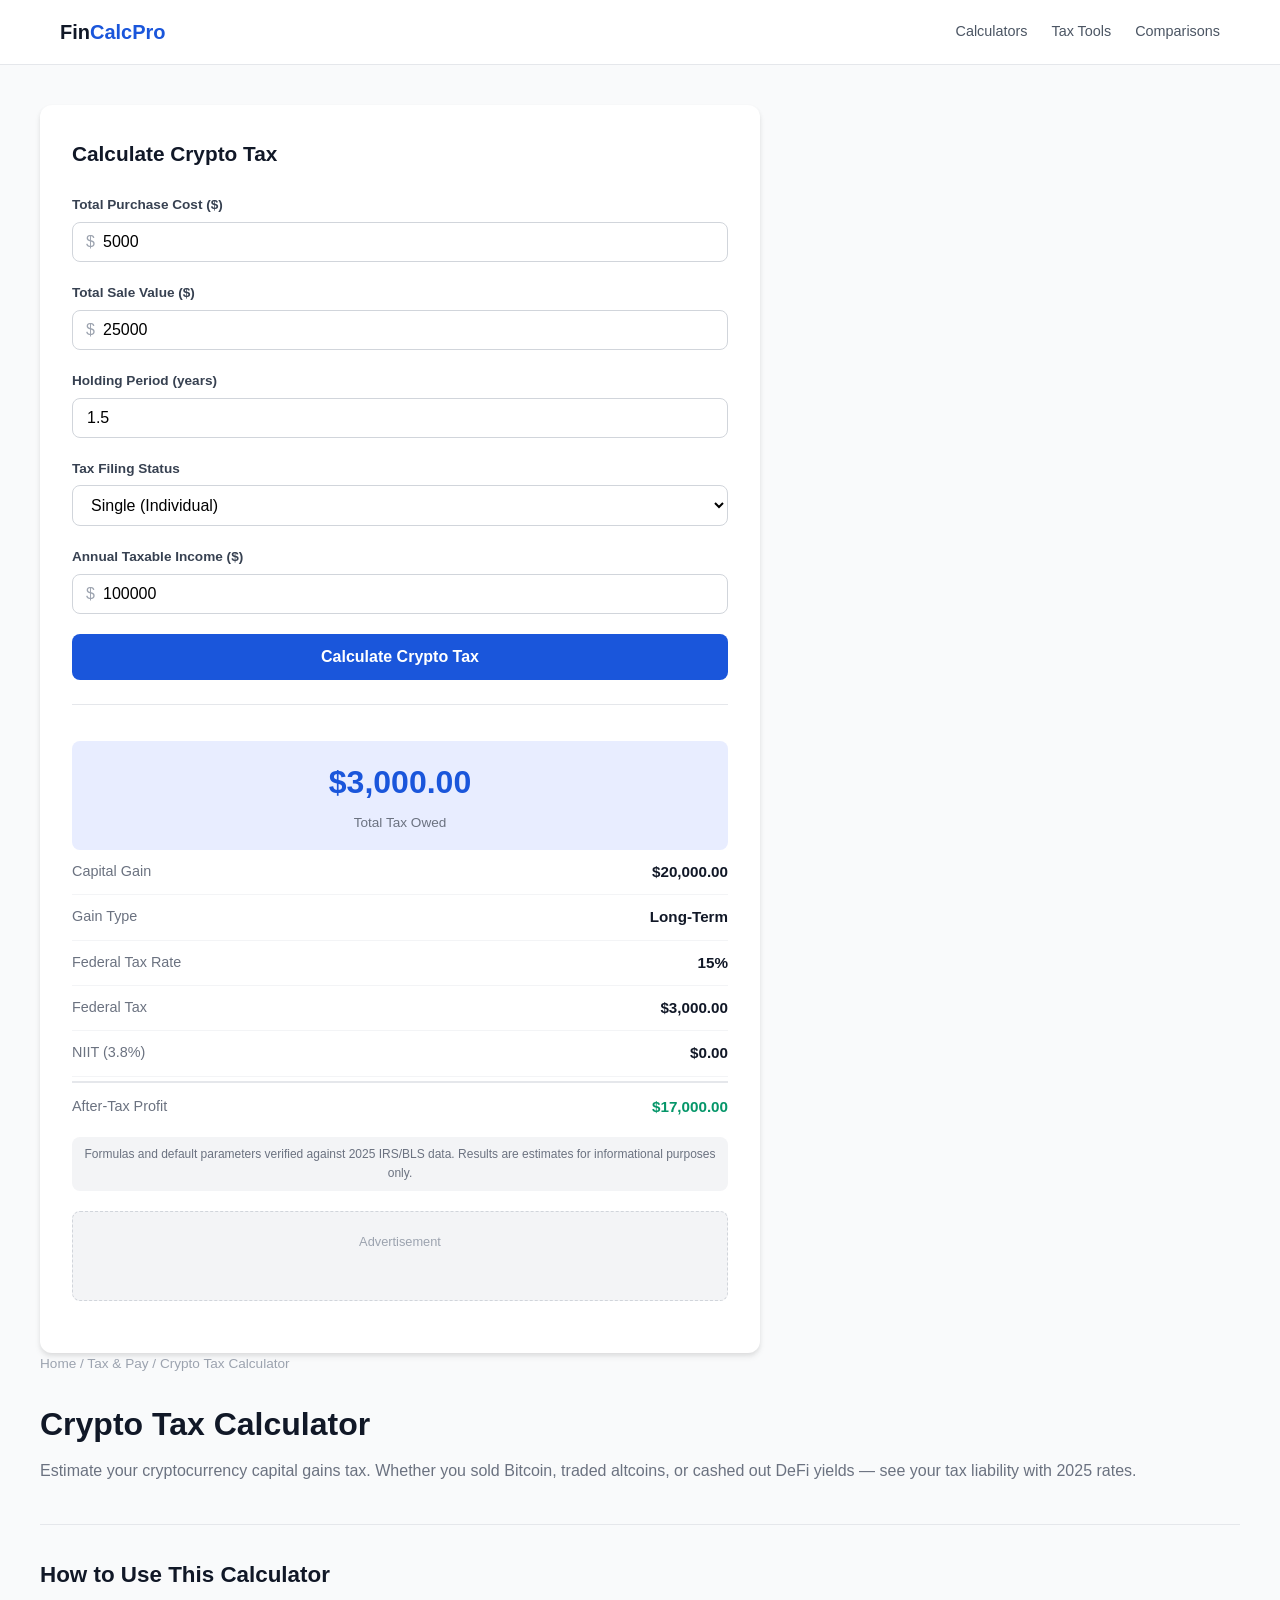
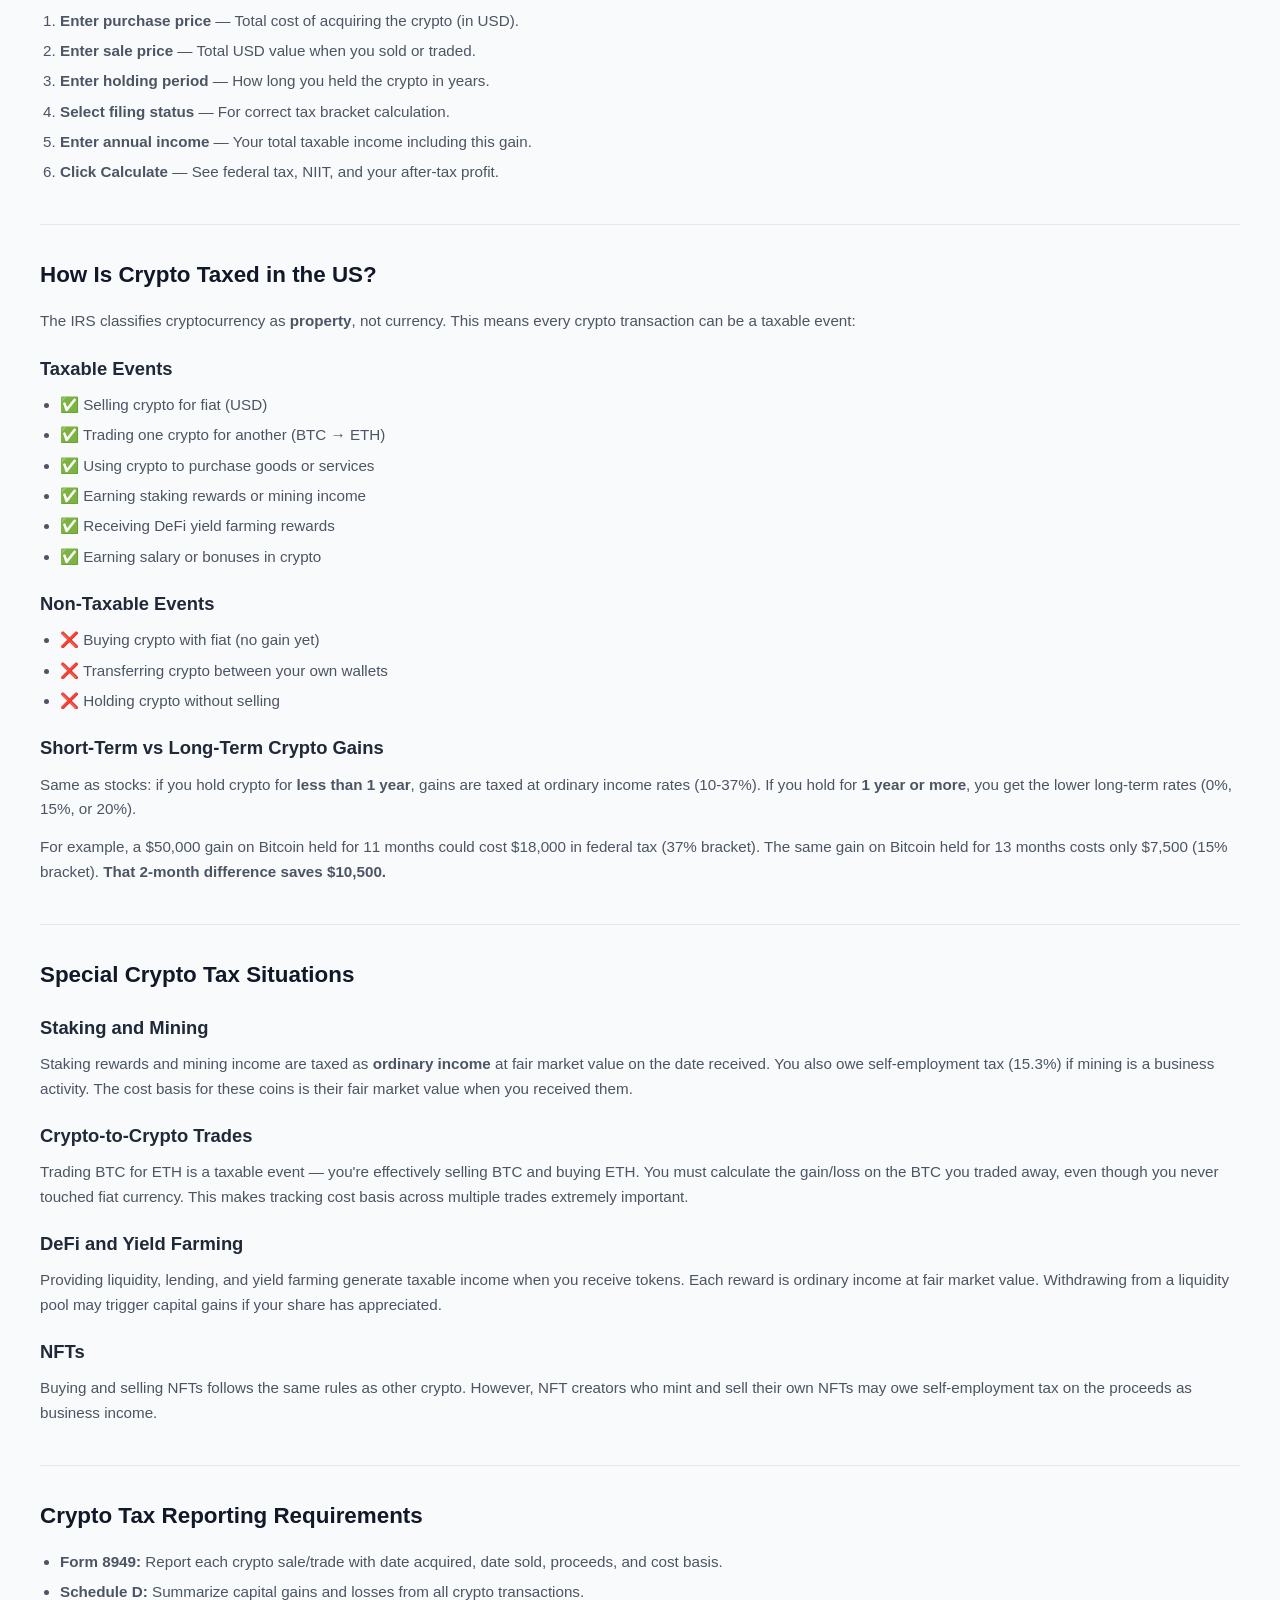
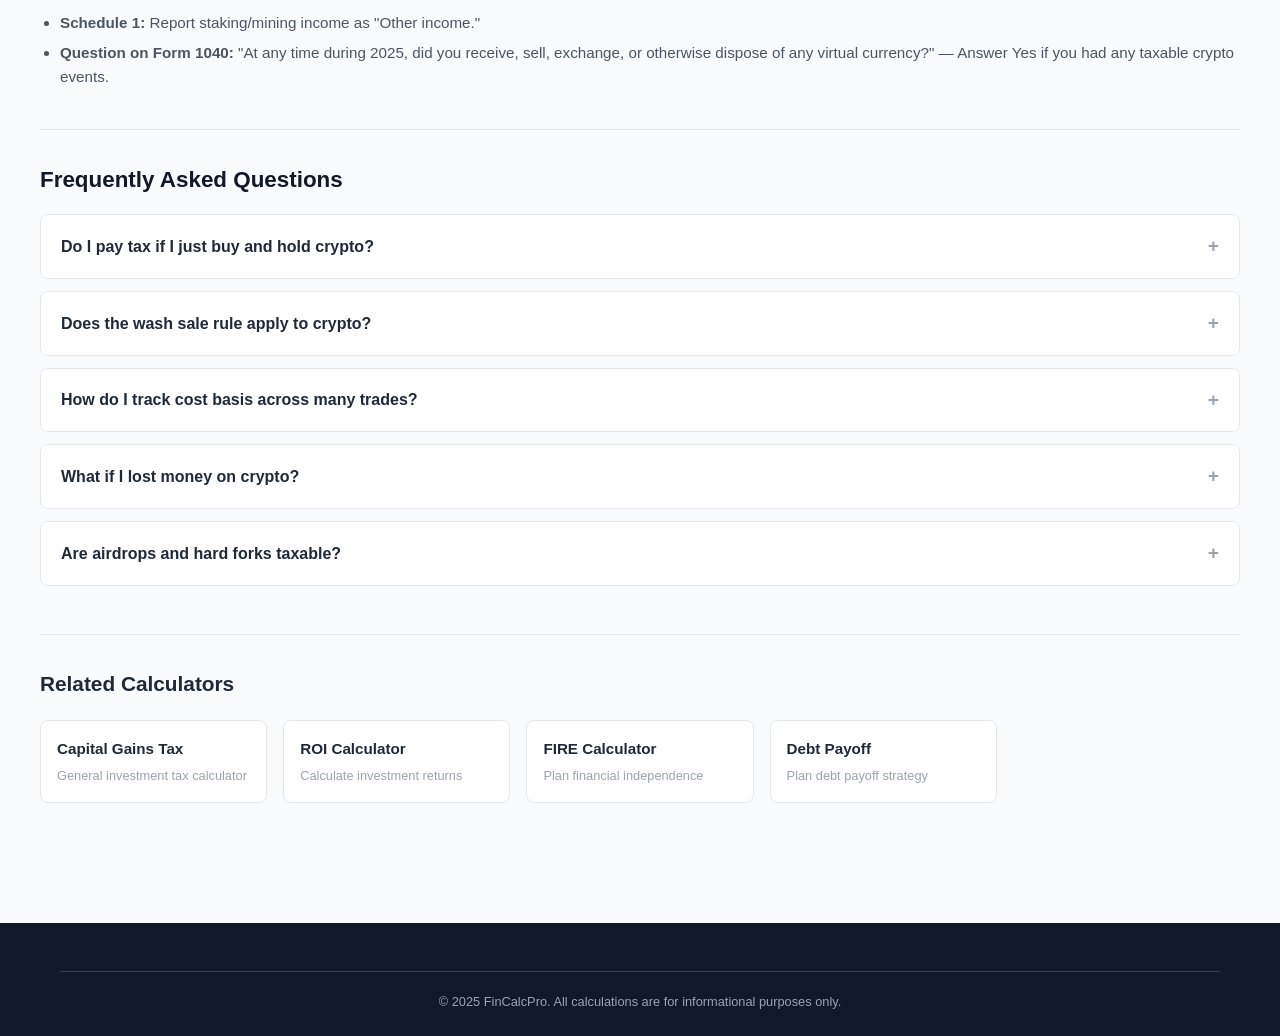
<file: tools/crypto-tax-calculator/index.html>
<!DOCTYPE html>
<html lang="en">
<head>
  <meta charset="UTF-8">
  <meta name="viewport" content="width=device-width, initial-scale=1.0">
  <title>Free Crypto Tax Calculator - Estimate Your Crypto Tax | FinCalcPro</title>
  <meta name="description" content="Free crypto tax calculator. Estimate capital gains tax on Bitcoin, Ethereum, and other crypto. Supports short-term and long-term holdings with 2025 tax brackets.">
  <link rel="canonical" href="https://fincalcpro.com/tools/crypto-tax-calculator/">
  <link rel="stylesheet" href="/css/style.css">
  <script type="application/ld+json">
  {"@context":"https://schema.org","@type":"WebApplication","name":"Crypto Tax Calculator","url":"https://fincalcpro.com/tools/crypto-tax-calculator/","applicationCategory":"FinanceApplication","operatingSystem":"Any","offers":{"@type":"Offer","price":"0","priceCurrency":"USD"}}
  </script>
</head>
<body>
  <header class="site-header"><div class="container"><a href="/" class="site-logo">Fin<span>CalcPro</span></a><nav class="site-nav"><a href="/#calculators">Calculators</a><a href="/#tax-tools">Tax Tools</a><a href="/#compare">Comparisons</a></nav></div></header>

  <main class="container tool-page">
    <div class="tool-layout">
      <div class="calc-box">
        <h2>Calculate Crypto Tax</h2>
        <div class="form-group">
          <label for="crypto-cost">Total Purchase Cost ($)</label>
          <div class="input-prefix"><input type="text" id="crypto-cost" value="5000" inputmode="decimal"></div>
          <div class="form-error"></div>
        </div>
        <div class="form-group">
          <label for="crypto-sale">Total Sale Value ($)</label>
          <div class="input-prefix"><input type="text" id="crypto-sale" value="25000" inputmode="decimal"></div>
          <div class="form-error"></div>
        </div>
        <div class="form-group">
          <label for="crypto-holding">Holding Period (years)</label>
          <input type="text" id="crypto-holding" value="1.5" inputmode="decimal">
          <div class="form-error"></div>
        </div>
        <div class="form-group">
          <label for="crypto-filing">Tax Filing Status</label>
          <select id="crypto-filing"></select>
          <div class="form-error"></div>
        </div>
        <div class="form-group">
          <label for="crypto-income">Annual Taxable Income ($)</label>
          <div class="input-prefix"><input type="text" id="crypto-income" value="100000" inputmode="decimal"></div>
          <div class="form-error"></div>
        </div>
        <button class="btn-calc" onclick="calculateCryptoTax()">Calculate Crypto Tax</button>

        <div class="calc-results" id="crypto-results">
          <div class="result-highlight">
            <div class="big-number" id="crypto-total-tax">—</div>
            <div class="big-label">Total Tax Owed</div>
          </div>
          <div class="result-row">
            <span class="result-label">Capital Gain</span>
            <span class="result-value" id="crypto-gain">—</span>
          </div>
          <div class="result-row">
            <span class="result-label">Gain Type</span>
            <span class="result-value" id="crypto-gain-type">—</span>
          </div>
          <div class="result-row">
            <span class="result-label">Federal Tax Rate</span>
            <span class="result-value" id="crypto-fed-rate">—</span>
          </div>
          <div class="result-row">
            <span class="result-label">Federal Tax</span>
            <span class="result-value" id="crypto-fed-tax">—</span>
          </div>
          <div class="result-row">
            <span class="result-label">NIIT (3.8%)</span>
            <span class="result-value" id="crypto-niit">—</span>
          </div>
          <div class="result-row" style="border-top:2px solid var(--gray-200);padding-top:12px;margin-top:4px;">
            <span class="result-label">After-Tax Profit</span>
            <span class="result-value" id="crypto-after-tax" style="color:var(--success);">—</span>
          </div>
        </div>
        <div style="margin-top:8px;padding:8px 12px;background:var(--gray-100);border-radius:var(--radius);font-size:.75rem;color:var(--gray-500);text-align:center;">Formulas and default parameters verified against 2025 IRS/BLS data. Results are estimates for informational purposes only.</div><div class="ad-slot">Advertisement</div>
      </div>
    </div>
  
<div class="tool-content">
        <div class="breadcrumb"><a href="/">Home</a> / <a href="/#tax-tools">Tax & Pay</a> / Crypto Tax Calculator</div>
        <h1>Crypto Tax Calculator</h1>
        <p style="color:var(--gray-500);margin-bottom:32px;">Estimate your cryptocurrency capital gains tax. Whether you sold Bitcoin, traded altcoins, or cashed out DeFi yields — see your tax liability with 2025 rates.</p>

        <div class="content-section">
          <h2>How to Use This Calculator</h2>
          <ol>
            <li><strong>Enter purchase price</strong> — Total cost of acquiring the crypto (in USD).</li>
            <li><strong>Enter sale price</strong> — Total USD value when you sold or traded.</li>
            <li><strong>Enter holding period</strong> — How long you held the crypto in years.</li>
            <li><strong>Select filing status</strong> — For correct tax bracket calculation.</li>
            <li><strong>Enter annual income</strong> — Your total taxable income including this gain.</li>
            <li><strong>Click Calculate</strong> — See federal tax, NIIT, and your after-tax profit.</li>
          </ol>
        </div>

        <div class="content-section">
          <h2>How Is Crypto Taxed in the US?</h2>
          <p>The IRS classifies cryptocurrency as <strong>property</strong>, not currency. This means every crypto transaction can be a taxable event:</p>

          <h3>Taxable Events</h3>
          <ul>
            <li>✅ Selling crypto for fiat (USD)</li>
            <li>✅ Trading one crypto for another (BTC → ETH)</li>
            <li>✅ Using crypto to purchase goods or services</li>
            <li>✅ Earning staking rewards or mining income</li>
            <li>✅ Receiving DeFi yield farming rewards</li>
            <li>✅ Earning salary or bonuses in crypto</li>
          </ul>

          <h3>Non-Taxable Events</h3>
          <ul>
            <li>❌ Buying crypto with fiat (no gain yet)</li>
            <li>❌ Transferring crypto between your own wallets</li>
            <li>❌ Holding crypto without selling</li>
          </ul>

          <h3>Short-Term vs Long-Term Crypto Gains</h3>
          <p>Same as stocks: if you hold crypto for <strong>less than 1 year</strong>, gains are taxed at ordinary income rates (10-37%). If you hold for <strong>1 year or more</strong>, you get the lower long-term rates (0%, 15%, or 20%).</p>
          <p>For example, a $50,000 gain on Bitcoin held for 11 months could cost $18,000 in federal tax (37% bracket). The same gain on Bitcoin held for 13 months costs only $7,500 (15% bracket). <strong>That 2-month difference saves $10,500.</strong></p>
        </div>

        <div class="content-section">
          <h2>Special Crypto Tax Situations</h2>
          <h3>Staking and Mining</h3>
          <p>Staking rewards and mining income are taxed as <strong>ordinary income</strong> at fair market value on the date received. You also owe self-employment tax (15.3%) if mining is a business activity. The cost basis for these coins is their fair market value when you received them.</p>

          <h3>Crypto-to-Crypto Trades</h3>
          <p>Trading BTC for ETH is a taxable event — you're effectively selling BTC and buying ETH. You must calculate the gain/loss on the BTC you traded away, even though you never touched fiat currency. This makes tracking cost basis across multiple trades extremely important.</p>

          <h3>DeFi and Yield Farming</h3>
          <p>Providing liquidity, lending, and yield farming generate taxable income when you receive tokens. Each reward is ordinary income at fair market value. Withdrawing from a liquidity pool may trigger capital gains if your share has appreciated.</p>

          <h3>NFTs</h3>
          <p>Buying and selling NFTs follows the same rules as other crypto. However, NFT creators who mint and sell their own NFTs may owe self-employment tax on the proceeds as business income.</p>
        </div>

        <div class="content-section">
          <h2>Crypto Tax Reporting Requirements</h2>
          <ul>
            <li><strong>Form 8949:</strong> Report each crypto sale/trade with date acquired, date sold, proceeds, and cost basis.</li>
            <li><strong>Schedule D:</strong> Summarize capital gains and losses from all crypto transactions.</li>
            <li><strong>Schedule 1:</strong> Report staking/mining income as "Other income."</li>
            <li><strong>Question on Form 1040:</strong> "At any time during 2025, did you receive, sell, exchange, or otherwise dispose of any virtual currency?" — Answer Yes if you had any taxable crypto events.</li>
          </ul>
        </div>

        <div class="content-section">
          <h2>Frequently Asked Questions</h2>
          <div class="faq-item"><div class="faq-question">Do I pay tax if I just buy and hold crypto?</div><div class="faq-answer">No. Simply buying crypto with fiat and holding it is not a taxable event. You only owe tax when you sell, trade, or use crypto. However, you must answer "Yes" to the crypto question on Form 1040 if you received, sold, or exchanged crypto during the year.</div></div>
          <div class="faq-item"><div class="faq-question">Does the wash sale rule apply to crypto?</div><div class="faq-answer">As of 2025, the wash sale rule does NOT apply to cryptocurrency. You can sell Bitcoin at a loss for tax harvesting and immediately buy it back — something you can't do with stocks. However, the IRS has proposed extending wash sale rules to crypto, so this may change.</div></div>
          <div class="faq-item"><div class="faq-question">How do I track cost basis across many trades?</div><div class="faq-answer">Use crypto tax software like CoinTracker, Koinly, or TaxBit. They connect to exchanges via API, automatically track every trade, and generate IRS-ready Form 8949. Manual tracking is impractical if you have hundreds of trades.</div></div>
          <div class="faq-item"><div class="faq-question">What if I lost money on crypto?</div><div class="faq-answer">Capital losses offset capital gains dollar for dollar. If your crypto losses exceed your gains, you can deduct up to $3,000 against ordinary income per year. The rest carries forward indefinitely. This makes tax-loss harvesting in crypto especially valuable since wash sale rules don't apply.</div></div>
          <div class="faq-item"><div class="faq-question">Are airdrops and hard forks taxable?</div><div class="faq-answer">Airdrops: Taxable as ordinary income at fair market value when you gain dominion and control (can sell/transfer). Hard forks: The IRS says new coins from a fork are taxable income at fair market value when received. For example, receiving Bitcoin Cash from the 2017 fork was a taxable event.</div></div>
        </div>

        <div class="related-tools">
          <h2>Related Calculators</h2>
          <div class="related-grid">
            <a href="/tools/capital-gains-tax-calculator/" class="related-card"><h4>Capital Gains Tax</h4><p>General investment tax calculator</p></a>
            <a href="/tools/roi-calculator/" class="related-card"><h4>ROI Calculator</h4><p>Calculate investment returns</p></a>
            <a href="/tools/fire-calculator/" class="related-card"><h4>FIRE Calculator</h4><p>Plan financial independence</p></a>
            <a href="/tools/debt-payoff-calculator/" class="related-card"><h4>Debt Payoff</h4><p>Plan debt payoff strategy</p></a>
          </div>
        </div>
      </div>
</main>

  <footer class="site-footer"><div class="container"><div class="footer-bottom">&copy; 2025 FinCalcPro. All calculations are for informational purposes only.</div></div></footer>

  <script src="/js/common.js"></script>
  <script>
    function calculateCryptoTax() {
      clearAllErrors();
      let valid = true;
      if (!validateField('crypto-cost', [{required:true, positive:true, msg:'Enter a valid purchase cost greater than 0'}])) valid = false;
      if (!validateField('crypto-sale', [{required:true, positive:true, msg:'Enter a valid sale value greater than 0'}])) valid = false;
      if (!validateField('crypto-holding', [{required:true, min:0, max:100, msg:'Holding period must be 0-100 years'}])) valid = false;
      if (!validateField('crypto-income', [{required:true, min:0, msg:'Income cannot be negative'}])) valid = false;
      if (!valid) { hideResults(); return; }

      const cost = getVal('crypto-cost');
      const sale = getVal('crypto-sale');
      const holding = getVal('crypto-holding');
      const income = getVal('crypto-income');
      const status = document.getElementById('crypto-filing').value.trim().toLowerCase();
      const gain = sale - cost;

      if (gain <= 0) {
        setResult('crypto-total-tax', '$0');
        setResult('crypto-gain', fmt.currency(gain));
        setResult('crypto-gain-type', 'Capital Loss');
        setResult('crypto-fed-rate', 'N/A');
        setResult('crypto-fed-tax', '$0');
        setResult('crypto-niit', '$0');
        setResult('crypto-after-tax', fmt.currency(gain));
        showResults(); return;
      }

      let fedRate, gainType;
      if (holding >= 1) {
        gainType = 'Long-Term';
        if (status.includes('married') || status.includes('joint')) {
          fedRate = income <= 96700 ? 0 : income <= 600050 ? 0.15 : 0.20;
        } else if (status.includes('head')) {
          fedRate = income <= 64750 ? 0 : income <= 566700 ? 0.15 : 0.20;
        } else {
          fedRate = income <= 48350 ? 0 : income <= 533400 ? 0.15 : 0.20;
        }
      } else {
        gainType = 'Short-Term';
        if (income <= 11925) fedRate = 0.10;
        else if (income <= 48475) fedRate = 0.12;
        else if (income <= 103350) fedRate = 0.22;
        else if (income <= 197300) fedRate = 0.24;
        else if (income <= 250525) fedRate = 0.32;
        else if (income <= 626350) fedRate = 0.35;
        else fedRate = 0.37;
      }

      const fedTax = gain * fedRate;
      const niitThresh = (status.includes('married') || status.includes('joint')) ? 250000 : 200000;
      const niit = income > niitThresh ? Math.min(gain, income - niitThresh) * 0.038 : 0;
      const totalTax = fedTax + niit;

      setResult('crypto-total-tax', fmt.currency(totalTax));
      setResult('crypto-gain', fmt.currency(gain));
      setResult('crypto-gain-type', gainType);
      setResult('crypto-fed-rate', fmt.percent(fedRate * 100, 0));
      setResult('crypto-fed-tax', fmt.currency(fedTax));
      setResult('crypto-niit', fmt.currency(niit));
      setResult('crypto-after-tax', fmt.currency(gain - totalTax));
      showResults();
    }

    (function(){
  var sel = document.getElementById('crypto-filing');
  if(!sel) return;
  var opt = document.createElement('option');
  opt.value = 'Single';
  opt.textContent = 'Single (Individual)';
  sel.appendChild(opt);
  var opt = document.createElement('option');
  opt.value = 'Married Joint';
  opt.textContent = 'Married Joint (Married Filing Jointly)';
  sel.appendChild(opt);
  var opt = document.createElement('option');
  opt.value = 'Head of Household';
  opt.textContent = 'Head of Household (Head of Household)';
  sel.appendChild(opt);
})();

    injectFaqSchema([
      {q:"Do I pay tax if I just buy and hold crypto?",a:"No. Buying with fiat and holding is not taxable. Tax is owed only when you sell, trade, or use crypto."},
      {q:"Does the wash sale rule apply to crypto?",a:"As of 2025, no. You can sell crypto at a loss and immediately buy it back. But the IRS has proposed extending wash sale rules to crypto."},
      {q:"How do I track cost basis across many trades?",a:"Use crypto tax software like CoinTracker, Koinly, or TaxBit. They connect to exchanges and auto-generate IRS Form 8949."},
      {q:"What if I lost money on crypto?",a:"Losses offset gains dollar for dollar. Excess losses up to $3,000/year can offset ordinary income. The rest carries forward."},
      {q:"Are airdrops and hard forks taxable?",a:"Yes. Both are taxable as ordinary income at fair market value when you gain control of the new coins."}
    ]);

    calculateCryptoTax();
  </script>
</body>
</html>
</file>
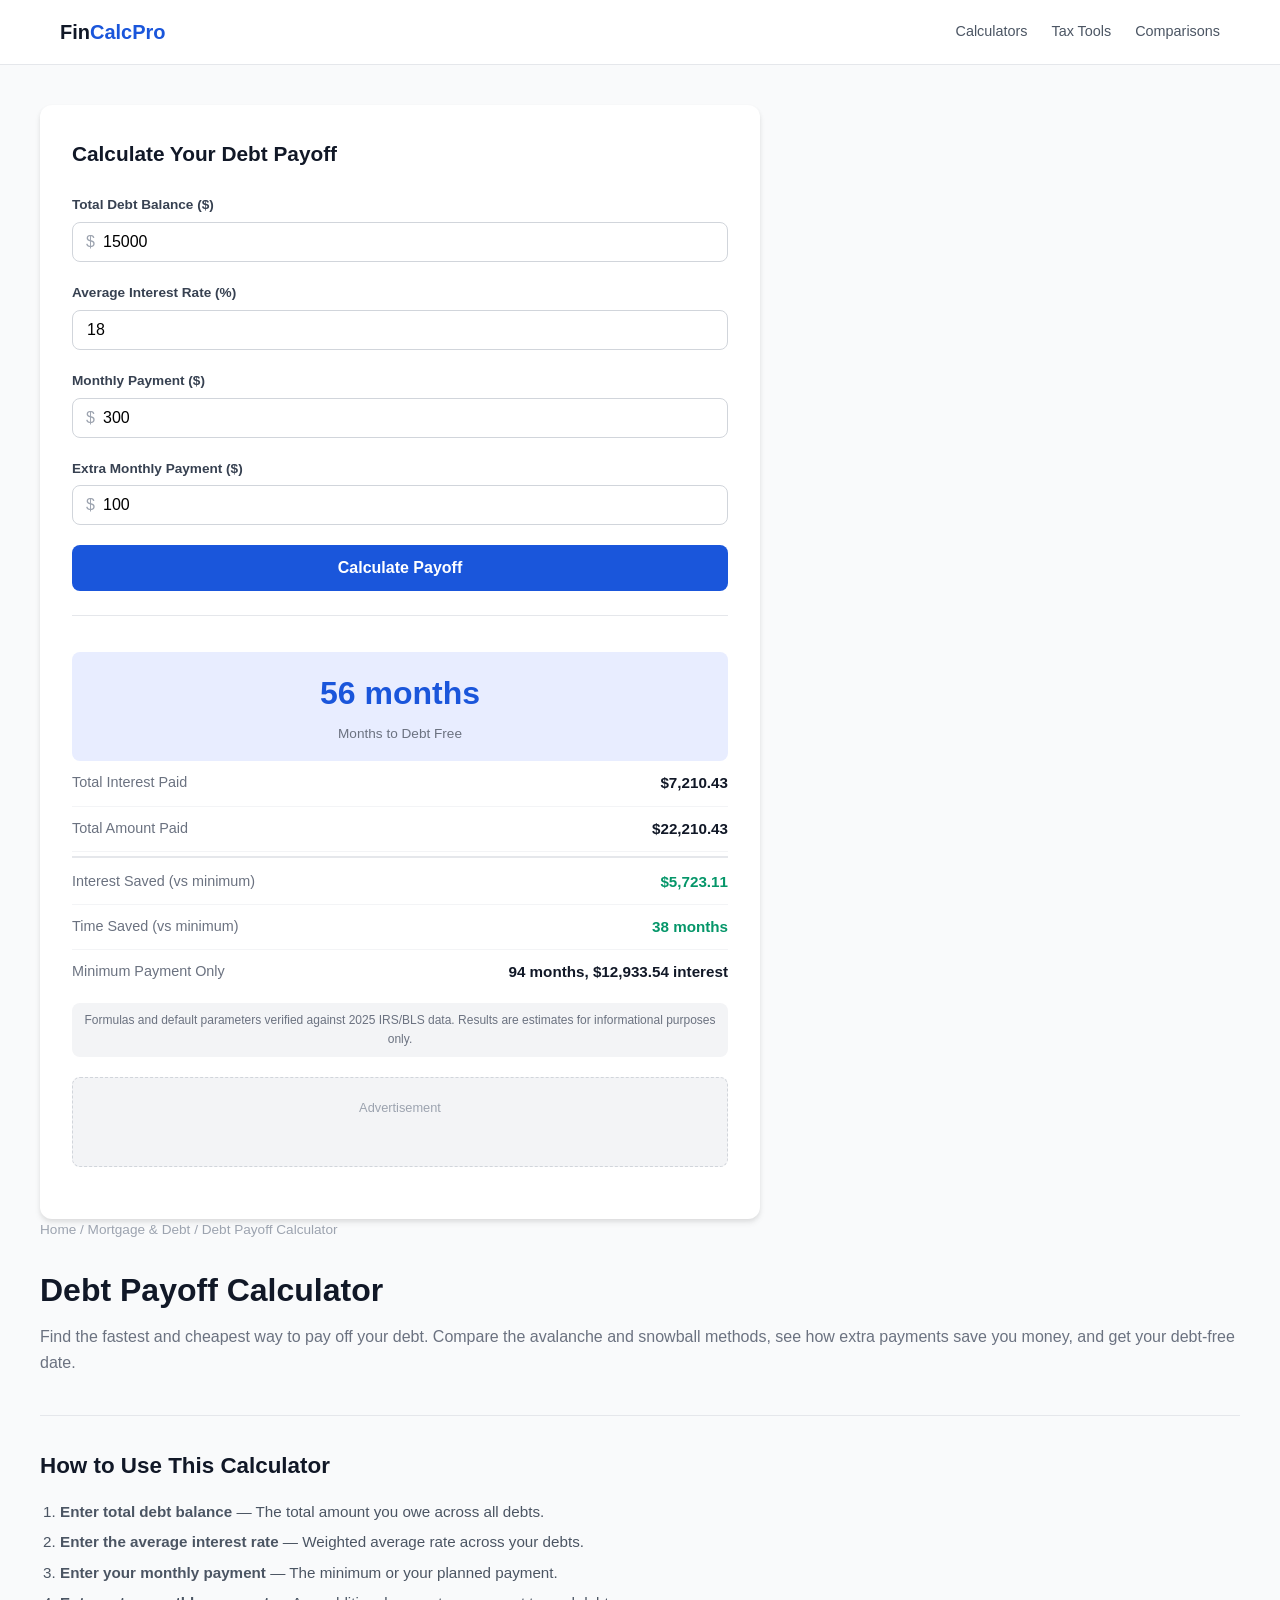
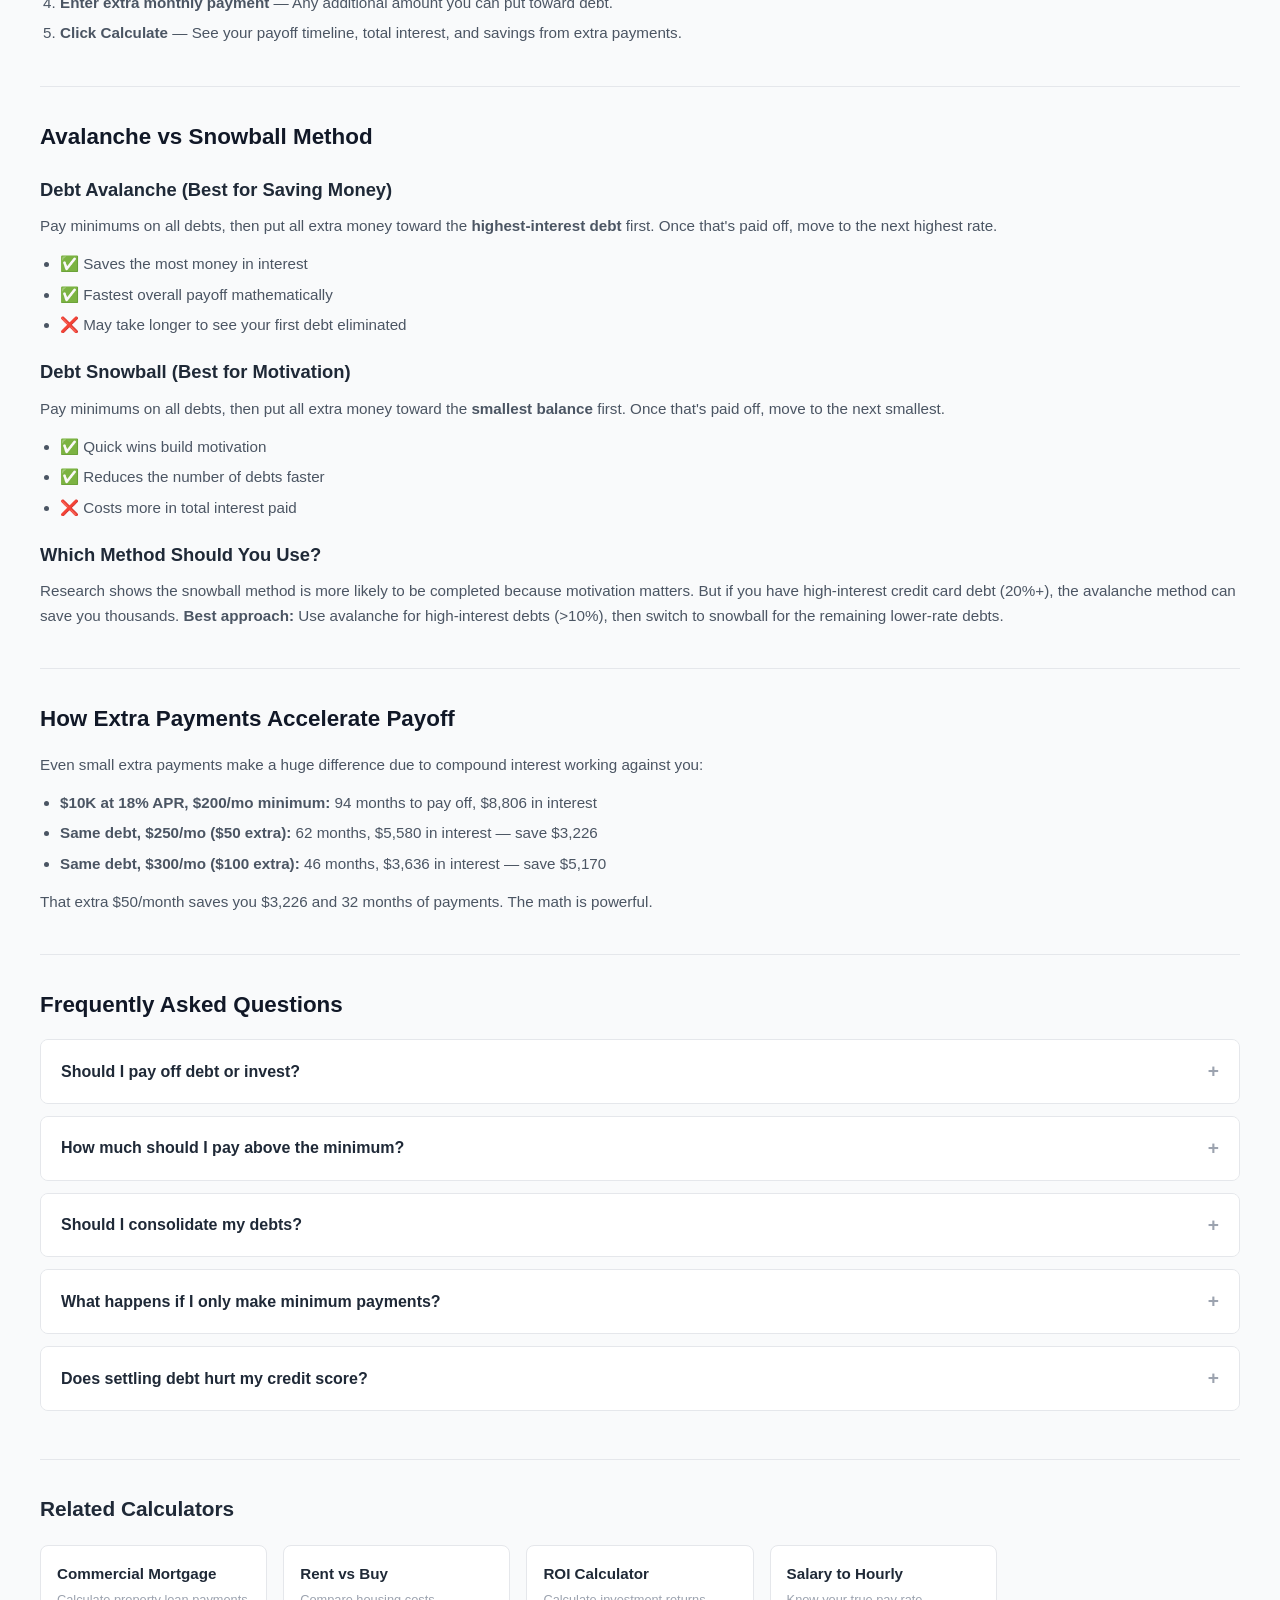
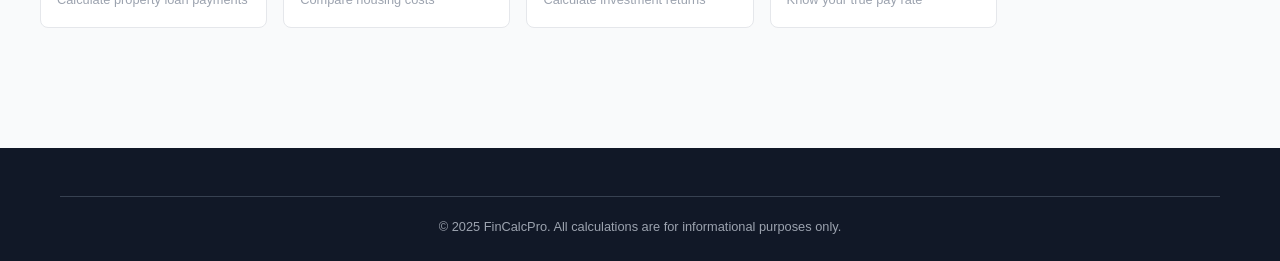
<file: tools/debt-payoff-calculator/index.html>
<!DOCTYPE html>
<html lang="en">
<head>
  <meta charset="UTF-8">
  <meta name="viewport" content="width=device-width, initial-scale=1.0">
  <title>Free Debt Payoff Calculator - Avalanche vs Snowball | FinCalcPro</title>
  <meta name="description" content="Free debt payoff calculator. Compare avalanche vs snowball methods. See how extra payments and different strategies affect your debt-free timeline.">
  <link rel="canonical" href="https://fincalcpro.com/tools/debt-payoff-calculator/">
  <link rel="stylesheet" href="/css/style.css">
  <script type="application/ld+json">
  {
    "@context": "https://schema.org",
    "@type": "WebApplication",
    "name": "Debt Payoff Calculator",
    "url": "https://fincalcpro.com/tools/debt-payoff-calculator/",
    "applicationCategory": "FinanceApplication",
    "operatingSystem": "Any",
    "offers": { "@type": "Offer", "price": "0", "priceCurrency": "USD" }
  }
  </script>
</head>
<body>
  <header class="site-header">
    <div class="container">
      <a href="/" class="site-logo">Fin<span>CalcPro</span></a>
      <nav class="site-nav">
        <a href="/#calculators">Calculators</a>
        <a href="/#tax-tools">Tax Tools</a>
        <a href="/#compare">Comparisons</a>
      </nav>
    </div>
  </header>

  <main class="container tool-page">
    <div class="tool-layout">
      <div class="calc-box">
        <h2>Calculate Your Debt Payoff</h2>
        <div class="form-group">
          <label for="debt-balance">Total Debt Balance ($)</label>
          <div class="input-prefix">
            <input type="text" id="debt-balance" value="15000" inputmode="decimal">
          </div>
          <div class="form-error"></div>
        </div>
        <div class="form-group">
          <label for="interest-rate-debt">Average Interest Rate (%)</label>
          <input type="text" id="interest-rate-debt" value="18" inputmode="decimal">
          <div class="form-error"></div>
        </div>
        <div class="form-group">
          <label for="monthly-payment">Monthly Payment ($)</label>
          <div class="input-prefix">
            <input type="text" id="monthly-payment" value="300" inputmode="decimal">
          </div>
          <div class="form-error"></div>
        </div>
        <div class="form-group">
          <label for="extra-payment">Extra Monthly Payment ($)</label>
          <div class="input-prefix">
            <input type="text" id="extra-payment" value="100" inputmode="decimal">
          </div>
          <div class="form-error"></div>
        </div>
        <button class="btn-calc" onclick="calculateDebtPayoff()">Calculate Payoff</button>

        <div class="calc-results" id="debt-results">
          <div class="result-highlight">
            <div class="big-number" id="payoff-date">—</div>
            <div class="big-label">Months to Debt Free</div>
          </div>
          <div class="result-row">
            <span class="result-label">Total Interest Paid</span>
            <span class="result-value" id="total-interest-debt">—</span>
          </div>
          <div class="result-row">
            <span class="result-label">Total Amount Paid</span>
            <span class="result-value" id="total-paid">—</span>
          </div>
          <div class="result-row" style="border-top:2px solid var(--gray-200);padding-top:12px;margin-top:4px;">
            <span class="result-label">Interest Saved (vs minimum)</span>
            <span class="result-value" id="interest-saved" style="color:var(--success);">—</span>
          </div>
          <div class="result-row">
            <span class="result-label">Time Saved (vs minimum)</span>
            <span class="result-value" id="time-saved" style="color:var(--success);">—</span>
          </div>
          <div class="result-row">
            <span class="result-label">Minimum Payment Only</span>
            <span class="result-value" id="min-only-info">—</span>
          </div>
        </div>
        <div style="margin-top:8px;padding:8px 12px;background:var(--gray-100);border-radius:var(--radius);font-size:.75rem;color:var(--gray-500);text-align:center;">Formulas and default parameters verified against 2025 IRS/BLS data. Results are estimates for informational purposes only.</div><div class="ad-slot">Advertisement</div>
      </div>
    </div>
  
<div class="tool-content">
        <div class="breadcrumb"><a href="/">Home</a> / <a href="/#mortgage">Mortgage & Debt</a> / Debt Payoff Calculator</div>
        <h1>Debt Payoff Calculator</h1>
        <p style="color:var(--gray-500);margin-bottom:32px;">Find the fastest and cheapest way to pay off your debt. Compare the avalanche and snowball methods, see how extra payments save you money, and get your debt-free date.</p>

        <div class="content-section">
          <h2>How to Use This Calculator</h2>
          <ol>
            <li><strong>Enter total debt balance</strong> — The total amount you owe across all debts.</li>
            <li><strong>Enter the average interest rate</strong> — Weighted average rate across your debts.</li>
            <li><strong>Enter your monthly payment</strong> — The minimum or your planned payment.</li>
            <li><strong>Enter extra monthly payment</strong> — Any additional amount you can put toward debt.</li>
            <li><strong>Click Calculate</strong> — See your payoff timeline, total interest, and savings from extra payments.</li>
          </ol>
        </div>

        <div class="content-section">
          <h2>Avalanche vs Snowball Method</h2>
          <h3>Debt Avalanche (Best for Saving Money)</h3>
          <p>Pay minimums on all debts, then put all extra money toward the <strong>highest-interest debt</strong> first. Once that's paid off, move to the next highest rate.</p>
          <ul>
            <li>✅ Saves the most money in interest</li>
            <li>✅ Fastest overall payoff mathematically</li>
            <li>❌ May take longer to see your first debt eliminated</li>
          </ul>

          <h3>Debt Snowball (Best for Motivation)</h3>
          <p>Pay minimums on all debts, then put all extra money toward the <strong>smallest balance</strong> first. Once that's paid off, move to the next smallest.</p>
          <ul>
            <li>✅ Quick wins build motivation</li>
            <li>✅ Reduces the number of debts faster</li>
            <li>❌ Costs more in total interest paid</li>
          </ul>

          <h3>Which Method Should You Use?</h3>
          <p>Research shows the snowball method is more likely to be completed because motivation matters. But if you have high-interest credit card debt (20%+), the avalanche method can save you thousands. <strong>Best approach:</strong> Use avalanche for high-interest debts (>10%), then switch to snowball for the remaining lower-rate debts.</p>
        </div>

        <div class="content-section">
          <h2>How Extra Payments Accelerate Payoff</h2>
          <p>Even small extra payments make a huge difference due to compound interest working against you:</p>
          <ul>
            <li><strong>$10K at 18% APR, $200/mo minimum:</strong> 94 months to pay off, $8,806 in interest</li>
            <li><strong>Same debt, $250/mo ($50 extra):</strong> 62 months, $5,580 in interest — save $3,226</li>
            <li><strong>Same debt, $300/mo ($100 extra):</strong> 46 months, $3,636 in interest — save $5,170</li>
          </ul>
          <p>That extra $50/month saves you $3,226 and 32 months of payments. The math is powerful.</p>
        </div>

        <div class="content-section">
          <h2>Frequently Asked Questions</h2>
          <div class="faq-item">
            <div class="faq-question">Should I pay off debt or invest?</div>
            <div class="faq-answer">It depends on the interest rate. If your debt costs more than you'd earn investing (typically 7% stock market return), pay the debt first. For debts above 7%, prioritize payoff. For low-rate debts (mortgage at 4-5%, student loans at 3-5%), investing the extra money often makes more mathematical sense — but paying off debt has psychological benefits too.</div>
          </div>
          <div class="faq-item">
            <div class="faq-question">How much should I pay above the minimum?</div>
            <div class="faq-answer">As much as you can afford without sacrificing emergency savings. Even $25-50/month extra makes a significant difference. A good target: pay at least double the minimum payment on your highest-interest debt. If your minimum is $200, aim for $400+.</div>
          </div>
          <div class="faq-item">
            <div class="faq-question">Should I consolidate my debts?</div>
            <div class="faq-answer">Debt consolidation makes sense if you can get a lower interest rate than your current weighted average. A personal loan at 10% to pay off credit cards at 20%+ saves significant money. But consolidation only works if you stop using the credit cards — otherwise you'll end up with both the loan AND new card debt.</div>
          </div>
          <div class="faq-item">
            <div class="faq-question">What happens if I only make minimum payments?</div>
            <div class="faq-answer">On credit cards with 18-25% APR, making only minimum payments means you'll pay 2-3x the original balance in interest and it could take 15-30+ years to pay off. For example, $10,000 at 20% APR with a 2% minimum payment ($200) takes 94 months (nearly 8 years) and costs $8,806 in interest — you pay back almost $19,000 on a $10,000 debt.</div>
          </div>
          <div class="faq-item">
            <div class="faq-question">Does settling debt hurt my credit score?</div>
            <div class="faq-answer">Debt settlement (paying less than you owe) significantly hurts your credit score and stays on your report for 7 years. Paying in full, even slowly, is much better for your credit. If you're struggling, consider a debt management plan through a non-profit credit counseling agency instead — it has less impact on your credit.</div>
          </div>
        </div>

        <div class="related-tools">
          <h2>Related Calculators</h2>
          <div class="related-grid">
            <a href="/tools/commercial-mortgage-calculator/" class="related-card"><h4>Commercial Mortgage</h4><p>Calculate property loan payments</p></a>
            <a href="/tools/rent-vs-buy-calculator/" class="related-card"><h4>Rent vs Buy</h4><p>Compare housing costs</p></a>
            <a href="/tools/roi-calculator/" class="related-card"><h4>ROI Calculator</h4><p>Calculate investment returns</p></a>
            <a href="/tools/salary-to-hourly-calculator/" class="related-card"><h4>Salary to Hourly</h4><p>Know your true pay rate</p></a>
          </div>
        </div>
      </div>
</main>

  <footer class="site-footer">
    <div class="container"><div class="footer-bottom">&copy; 2025 FinCalcPro. All calculations are for informational purposes only.</div></div>
  </footer>

  <script src="/js/common.js"></script>
  <script>
    function amortize(balance, rate, payment) {
      const monthlyRate = rate / 100 / 12;
      if (payment <= balance * monthlyRate) return { months: Infinity, totalInterest: Infinity };
      let months = 0, totalInterest = 0, bal = balance;
      while (bal > 0.01 && months < 1200) {
        const interest = bal * monthlyRate;
        const principal = Math.min(payment - interest, bal);
        totalInterest += interest;
        bal -= principal;
        months++;
      }
      return { months, totalInterest };
    }

    function calculateDebtPayoff() {
      clearAllErrors();
      let valid = true;
      if (!validateField('debt-balance', [{ required: true, positive: true, msg: 'Enter a valid debt balance greater than 0' }])) valid = false;
      if (!validateField('interest-rate-debt', [{ required: true, min: 0.01, max: 50, msg: 'Interest rate must be 0.01% - 50%' }])) valid = false;
      if (!validateField('monthly-payment', [{ required: true, positive: true, msg: 'Enter a valid monthly payment greater than 0' }])) valid = false;
      if (!validateField('extra-payment', [{ min: 0, msg: 'Extra payment cannot be negative' }])) valid = false;
      if (!valid) { hideResults(); return; }

      const balance = getVal('debt-balance');
      const rate = getVal('interest-rate-debt');
      const payment = getVal('monthly-payment');
      const extra = getVal('extra-payment');
      const minPayment = balance * rate / 100 / 12; // approximate minimum

      // Check if payment covers at least interest
      if (payment <= balance * rate / 100 / 12) {
        showFieldError(
          document.getElementById('monthly-payment').closest('.form-group'),
          document.getElementById('monthly-payment').closest('.form-group').querySelector('.form-error'),
          'Monthly payment must be greater than monthly interest ($' + (balance * rate / 100 / 12).toFixed(2) + ')'
        );
        hideResults(); return;
      }

      // With extra payment
      const withExtra = amortize(balance, rate, payment + extra);
      // Minimum only (2% of balance or $25, whichever is greater)
      const minPmt = Math.max(balance * 0.02, 25);
      const minOnly = amortize(balance, rate, minPmt);

      setResult('payoff-date', withExtra.months >= 1200 ? '100+ years' : withExtra.months + ' months');
      setResult('total-interest-debt', fmt.currency(withExtra.totalInterest));
      setResult('total-paid', fmt.currency(balance + withExtra.totalInterest));
      setResult('interest-saved', fmt.currency(minOnly.totalInterest - withExtra.totalInterest));
      setResult('time-saved', (minOnly.months - withExtra.months) + ' months');
      setResult('min-only-info', minOnly.months >= 1200 ? 'Never pays off' : minOnly.months + ' months, ' + fmt.currency(minOnly.totalInterest) + ' interest');

      showResults();
    } injectFaqSchema([
      { q: "Should I pay off debt or invest?", a: "If your debt costs more than 7% (stock market average), pay the debt first. For low-rate debts (mortgage at 4-5%, student loans at 3-5%), investing extra money often makes more sense." },
      { q: "How much should I pay above the minimum?", a: "As much as you can afford without sacrificing emergency savings. Even $25-50/month extra makes a significant difference. Aim for at least double the minimum." },
      { q: "Should I consolidate my debts?", a: "Consolidation makes sense if you get a lower rate. A personal loan at 10% to pay off cards at 20%+ saves money. But only if you stop using the cards." },
      { q: "What happens if I only make minimum payments?", a: "On credit cards at 18-25%, minimum payments mean paying 2-3x the original balance and taking 15-30+ years to pay off." },
      { q: "Does settling debt hurt my credit score?", a: "Yes, significantly. Debt settlement stays on your report for 7 years. Paying in full is much better. Consider a debt management plan through a non-profit credit counselor instead." }
    ]);

    calculateDebtPayoff();
  </script>
</body>
</html>
</file>
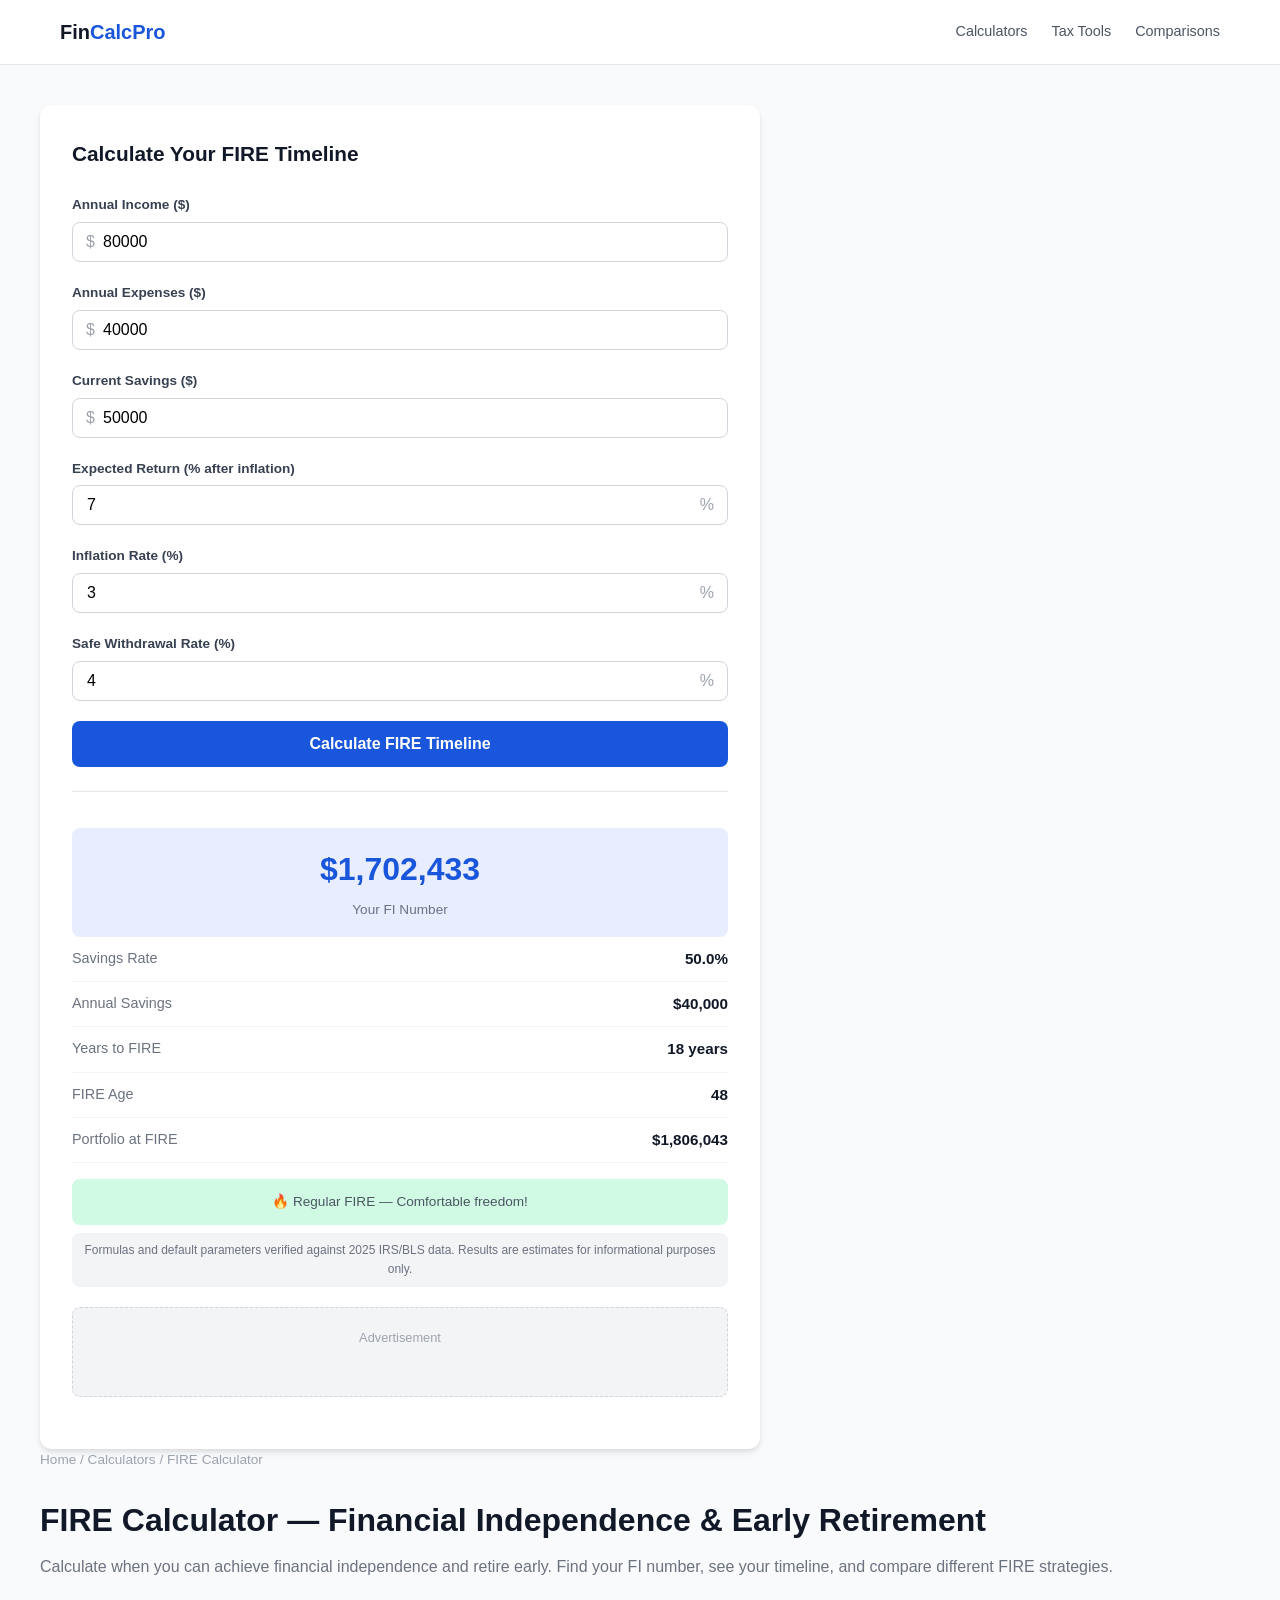
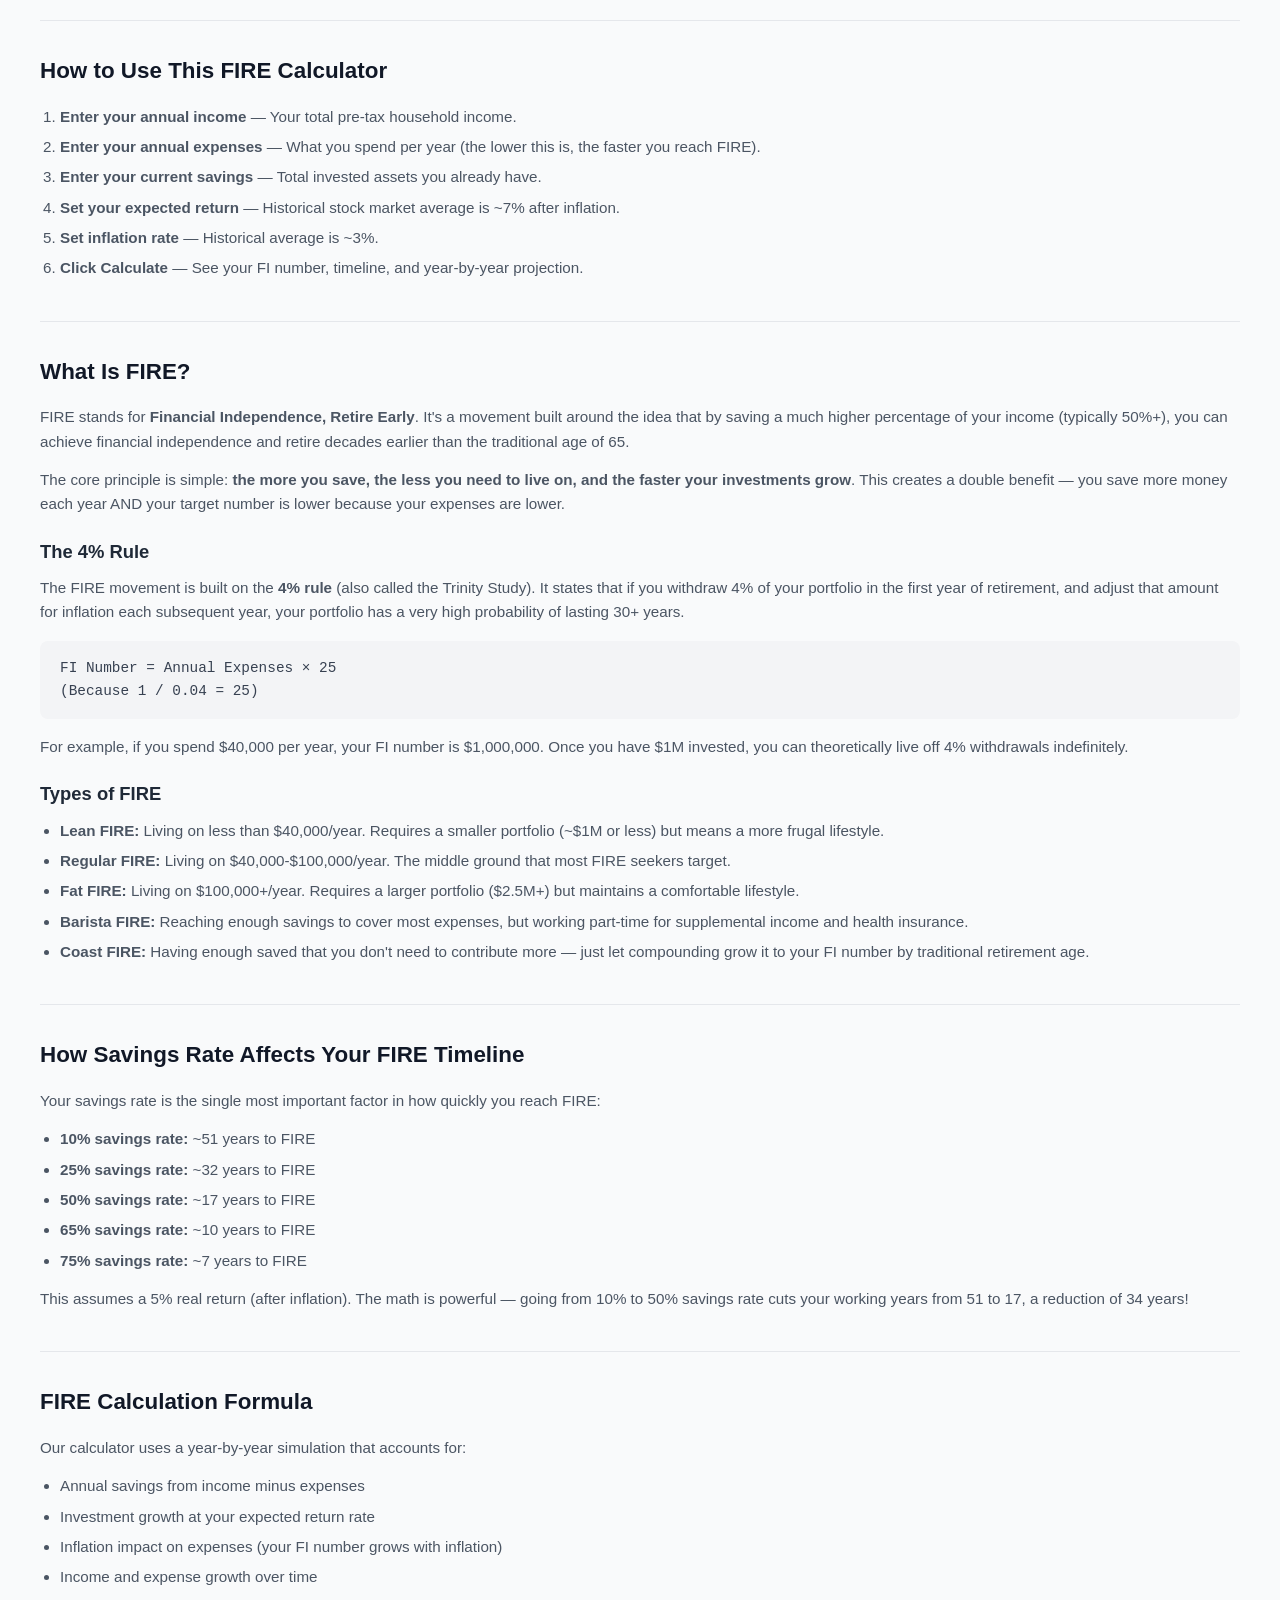
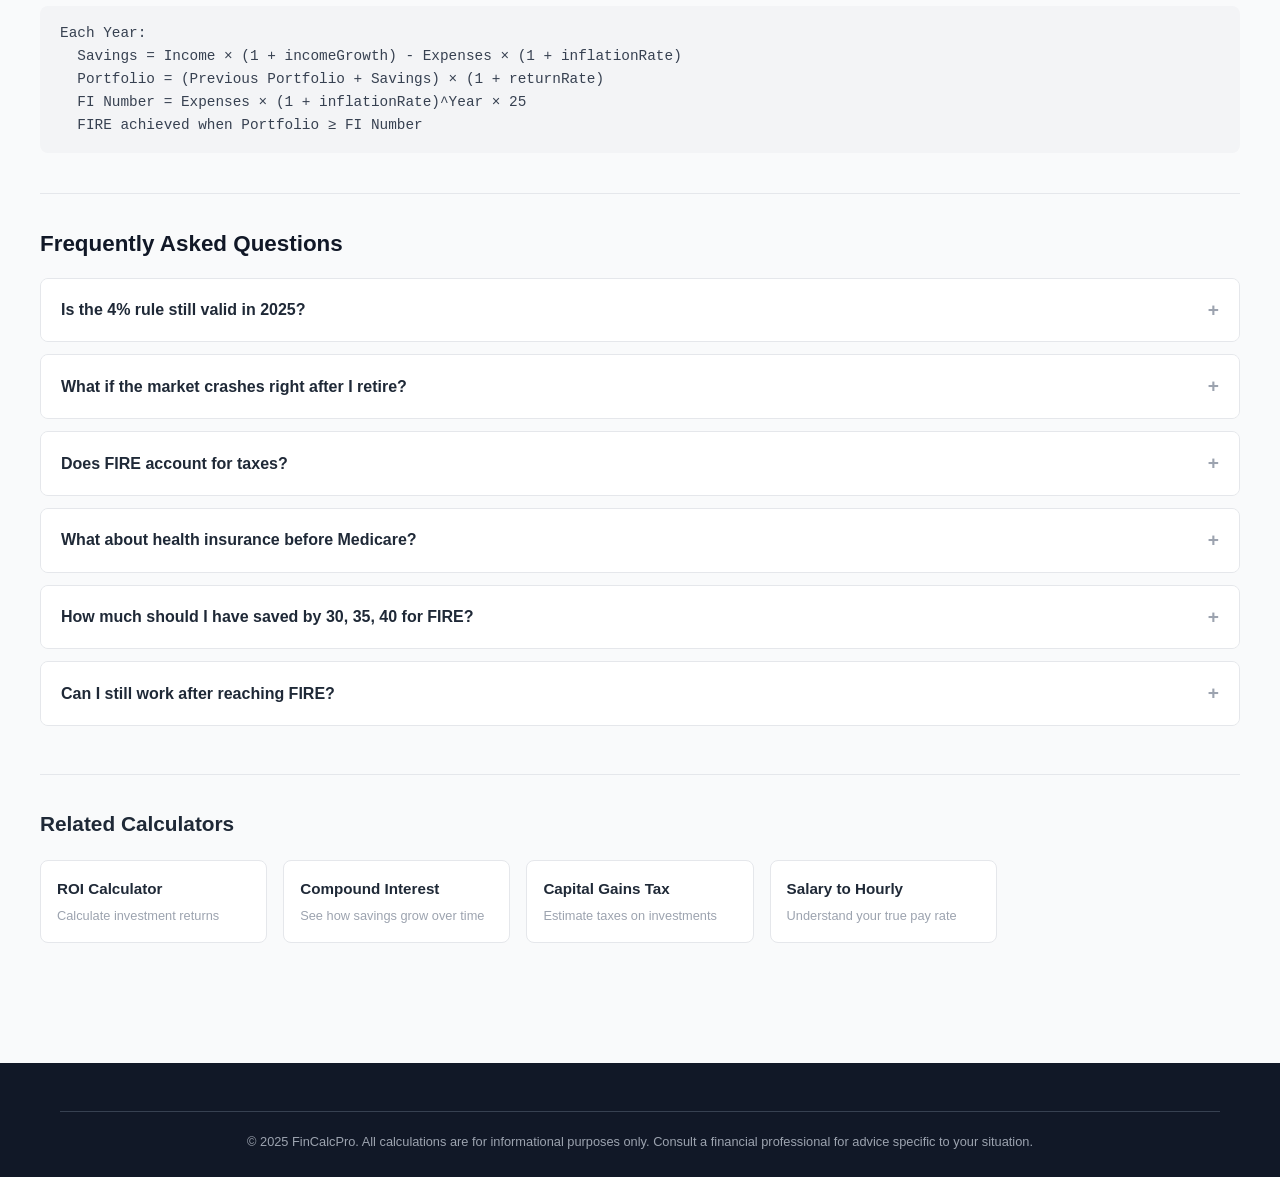
<file: tools/fire-calculator/index.html>
<!DOCTYPE html>
<html lang="en">
<head>
  <meta charset="UTF-8">
  <meta name="viewport" content="width=device-width, initial-scale=1.0">
  <title>Free FIRE Calculator - Financial Independence & Early Retirement | FinCalcPro</title>
  <meta name="description" content="Free FIRE calculator. Find your FI number, calculate when you can retire early, and plan your path to financial independence. Supports multiple FIRE strategies.">
  <link rel="canonical" href="https://fincalcpro.com/tools/fire-calculator/">
  <link rel="stylesheet" href="/css/style.css">
  <script type="application/ld+json">
  {
    "@context": "https://schema.org",
    "@type": "WebApplication",
    "name": "FIRE Calculator",
    "url": "https://fincalcpro.com/tools/fire-calculator/",
    "applicationCategory": "FinanceApplication",
    "operatingSystem": "Any",
    "offers": { "@type": "Offer", "price": "0", "priceCurrency": "USD" },
    "description": "Calculate your path to Financial Independence and Early Retirement (FIRE). Find your FI number and timeline."
  }
  </script>
</head>
<body>
  <header class="site-header">
    <div class="container">
      <a href="/" class="site-logo">Fin<span>CalcPro</span></a>
      <nav class="site-nav">
        <a href="/#calculators">Calculators</a>
        <a href="/#tax-tools">Tax Tools</a>
        <a href="/#compare">Comparisons</a>
      </nav>
    </div>
  </header>

  <main class="container tool-page">
    <div class="tool-layout">
      <!-- Content Column -->
      <div class="calc-box">
        <h2>Calculate Your FIRE Timeline</h2>
        <div class="form-group">
          <label for="annual-income">Annual Income ($)</label>
          <div class="input-prefix">
            <input type="text" id="annual-income" value="80000" inputmode="decimal">
          </div>
          <div class="form-error"></div>
        </div>
        <div class="form-group">
          <label for="annual-expenses">Annual Expenses ($)</label>
          <div class="input-prefix">
            <input type="text" id="annual-expenses" value="40000" inputmode="decimal">
          </div>
          <div class="form-error"></div>
        </div>
        <div class="form-group">
          <label for="current-savings">Current Savings ($)</label>
          <div class="input-prefix">
            <input type="text" id="current-savings" value="50000" inputmode="decimal">
          </div>
          <div class="form-error"></div>
        </div>
        <div class="form-group">
          <label for="expected-return">Expected Return (% after inflation)</label>
          <div class="input-suffix"><input type="text" id="expected-return" value="7" inputmode="decimal"></div>
          <div class="form-error"></div>
        </div>
        <div class="form-group">
          <label for="inflation-rate">Inflation Rate (%)</label>
          <div class="input-suffix"><input type="text" id="inflation-rate" value="3" inputmode="decimal"></div>
          <div class="form-error"></div>
        </div>
        <div class="form-group">
          <label for="withdrawal-rate">Safe Withdrawal Rate (%)</label>
          <div class="input-suffix"><input type="text" id="withdrawal-rate" value="4" inputmode="decimal"></div>
          <div class="form-error"></div>
        </div>
        <button class="btn-calc" onclick="calculateFIRE()">Calculate FIRE Timeline</button>

        <div class="calc-results" id="fire-results">
          <div class="result-highlight">
            <div class="big-number" id="fi-number">—</div>
            <div class="big-label">Your FI Number</div>
          </div>
          <div class="result-row">
            <span class="result-label">Savings Rate</span>
            <span class="result-value" id="savings-rate">—</span>
          </div>
          <div class="result-row">
            <span class="result-label">Annual Savings</span>
            <span class="result-value" id="annual-savings">—</span>
          </div>
          <div class="result-row">
            <span class="result-label">Years to FIRE</span>
            <span class="result-value" id="years-to-fire">—</span>
          </div>
          <div class="result-row">
            <span class="result-label">FIRE Age</span>
            <span class="result-value" id="fire-age">—</span>
          </div>
          <div class="result-row">
            <span class="result-label">Portfolio at FIRE</span>
            <span class="result-value" id="portfolio-at-fire">—</span>
          </div>
          <div style="margin-top:16px;padding:12px;background:var(--success-light);border-radius:var(--radius);text-align:center;">
            <div style="font-size:.85rem;color:var(--gray-600);" id="fire-type">—</div>
          </div>
        </div>

        <div style="margin-top:8px;padding:8px 12px;background:var(--gray-100);border-radius:var(--radius);font-size:.75rem;color:var(--gray-500);text-align:center;">Formulas and default parameters verified against 2025 IRS/BLS data. Results are estimates for informational purposes only.</div><div class="ad-slot">Advertisement</div>
      </div>
    </div>
  
<div class="tool-content">
        <div class="breadcrumb"><a href="/">Home</a> / <a href="/#calculators">Calculators</a> / FIRE Calculator</div>
        <h1>FIRE Calculator — Financial Independence & Early Retirement</h1>
        <p style="color:var(--gray-500);margin-bottom:32px;">Calculate when you can achieve financial independence and retire early. Find your FI number, see your timeline, and compare different FIRE strategies.</p>

        <div class="content-section">
          <h2>How to Use This FIRE Calculator</h2>
          <ol>
            <li><strong>Enter your annual income</strong> — Your total pre-tax household income.</li>
            <li><strong>Enter your annual expenses</strong> — What you spend per year (the lower this is, the faster you reach FIRE).</li>
            <li><strong>Enter your current savings</strong> — Total invested assets you already have.</li>
            <li><strong>Set your expected return</strong> — Historical stock market average is ~7% after inflation.</li>
            <li><strong>Set inflation rate</strong> — Historical average is ~3%.</li>
            <li><strong>Click Calculate</strong> — See your FI number, timeline, and year-by-year projection.</li>
          </ol>
        </div>

        <div class="content-section">
          <h2>What Is FIRE?</h2>
          <p>FIRE stands for <strong>Financial Independence, Retire Early</strong>. It's a movement built around the idea that by saving a much higher percentage of your income (typically 50%+), you can achieve financial independence and retire decades earlier than the traditional age of 65.</p>
          <p>The core principle is simple: <strong>the more you save, the less you need to live on, and the faster your investments grow</strong>. This creates a double benefit — you save more money each year AND your target number is lower because your expenses are lower.</p>

          <h3>The 4% Rule</h3>
          <p>The FIRE movement is built on the <strong>4% rule</strong> (also called the Trinity Study). It states that if you withdraw 4% of your portfolio in the first year of retirement, and adjust that amount for inflation each subsequent year, your portfolio has a very high probability of lasting 30+ years.</p>
          <div class="formula-box">
            FI Number = Annual Expenses × 25<br>
            (Because 1 / 0.04 = 25)
          </div>
          <p>For example, if you spend $40,000 per year, your FI number is $1,000,000. Once you have $1M invested, you can theoretically live off 4% withdrawals indefinitely.</p>

          <h3>Types of FIRE</h3>
          <ul>
            <li><strong>Lean FIRE:</strong> Living on less than $40,000/year. Requires a smaller portfolio (~$1M or less) but means a more frugal lifestyle.</li>
            <li><strong>Regular FIRE:</strong> Living on $40,000-$100,000/year. The middle ground that most FIRE seekers target.</li>
            <li><strong>Fat FIRE:</strong> Living on $100,000+/year. Requires a larger portfolio ($2.5M+) but maintains a comfortable lifestyle.</li>
            <li><strong>Barista FIRE:</strong> Reaching enough savings to cover most expenses, but working part-time for supplemental income and health insurance.</li>
            <li><strong>Coast FIRE:</strong> Having enough saved that you don't need to contribute more — just let compounding grow it to your FI number by traditional retirement age.</li>
          </ul>
        </div>

        <div class="content-section">
          <h2>How Savings Rate Affects Your FIRE Timeline</h2>
          <p>Your savings rate is the single most important factor in how quickly you reach FIRE:</p>
          <ul>
            <li><strong>10% savings rate:</strong> ~51 years to FIRE</li>
            <li><strong>25% savings rate:</strong> ~32 years to FIRE</li>
            <li><strong>50% savings rate:</strong> ~17 years to FIRE</li>
            <li><strong>65% savings rate:</strong> ~10 years to FIRE</li>
            <li><strong>75% savings rate:</strong> ~7 years to FIRE</li>
          </ul>
          <p>This assumes a 5% real return (after inflation). The math is powerful — going from 10% to 50% savings rate cuts your working years from 51 to 17, a reduction of 34 years!</p>
        </div>

        <div class="content-section">
          <h2>FIRE Calculation Formula</h2>
          <p>Our calculator uses a year-by-year simulation that accounts for:</p>
          <ul>
            <li>Annual savings from income minus expenses</li>
            <li>Investment growth at your expected return rate</li>
            <li>Inflation impact on expenses (your FI number grows with inflation)</li>
            <li>Income and expense growth over time</li>
          </ul>
          <div class="formula-box">
            Each Year:<br>
            &nbsp;&nbsp;Savings = Income × (1 + incomeGrowth) - Expenses × (1 + inflationRate)<br>
            &nbsp;&nbsp;Portfolio = (Previous Portfolio + Savings) × (1 + returnRate)<br>
            &nbsp;&nbsp;FI Number = Expenses × (1 + inflationRate)^Year × 25<br>
            &nbsp;&nbsp;FIRE achieved when Portfolio ≥ FI Number
          </div>
        </div>

        <!-- FAQ -->
        <div class="content-section">
          <h2>Frequently Asked Questions</h2>
          <div class="faq-item">
            <div class="faq-question">Is the 4% rule still valid in 2025?</div>
            <div class="faq-answer">The 4% rule is based on historical U.S. data from 1926-2020. Recent studies suggest it still works for 30-year retirements, but for early retirees (who may need 40-60 years of withdrawals), a more conservative 3.5% or 3% withdrawal rate may be safer. This would make your FI number = expenses × 28.6 or × 33.3 instead of × 25.</div>
          </div>
          <div class="faq-item">
            <div class="faq-question">What if the market crashes right after I retire?</div>
            <div class="faq-answer">This is called sequence of returns risk, and it's the biggest risk for early retirees. If the market drops significantly in your first few years of retirement while you're withdrawing money, your portfolio may never recover. Mitigation strategies include: keeping 2-3 years of expenses in cash/bonds, reducing withdrawals during downturns, having a cash buffer, or maintaining a barista FIRE approach with some part-time income.</div>
          </div>
          <div class="faq-item">
            <div class="faq-question">Does FIRE account for taxes?</div>
            <div class="faq-answer">This calculator uses pre-tax income and estimates. In practice, you'll need to account for: income taxes on withdrawals from traditional accounts, capital gains taxes on taxable accounts, and potentially state taxes. Roth accounts can be withdrawn tax-free in retirement. Many FIRE retirees strategically manage their withdrawal sources to minimize taxes.</div>
          </div>
          <div class="faq-item">
            <div class="faq-question">What about health insurance before Medicare?</div>
            <div class="faq-answer">Health insurance is one of the biggest challenges for early retirees. Options include: ACA marketplace plans (with subsidies based on income), COBRA continuation, health sharing ministries, or part-time work that provides coverage. Many FIRE retirees keep their income low enough to qualify for substantial ACA subsidies.</div>
          </div>
          <div class="faq-item">
            <div class="faq-question">How much should I have saved by 30, 35, 40 for FIRE?</div>
            <div class="faq-answer">It depends entirely on your expenses and savings rate. A general benchmark: by 30, aim to have 1x your annual income saved. By 35, 2x. By 40, 3x. But for aggressive FIRE, you might aim for 2-3x by 30. Use our calculator with your specific numbers for an accurate timeline.</div>
          </div>
          <div class="faq-item">
            <div class="faq-question">Can I still work after reaching FIRE?</div>
            <div class="faq-answer">Absolutely! Many FIRE retirees continue working on their own terms — part-time, consulting, passion projects, or entrepreneurship. The key difference is that you work because you want to, not because you need the money. This is often called "post-FIRE work" and can significantly reduce the risk of running out of money.</div>
          </div>
        </div>

        <!-- Related Tools -->
        <div class="related-tools">
          <h2>Related Calculators</h2>
          <div class="related-grid">
            <a href="/tools/roi-calculator/" class="related-card">
              <h4>ROI Calculator</h4>
              <p>Calculate investment returns</p>
            </a>
            <a href="/tools/compound-interest-calculator/" class="related-card">
              <h4>Compound Interest</h4>
              <p>See how savings grow over time</p>
            </a>
            <a href="/tools/capital-gains-tax-calculator/" class="related-card">
              <h4>Capital Gains Tax</h4>
              <p>Estimate taxes on investments</p>
            </a>
            <a href="/tools/salary-to-hourly-calculator/" class="related-card">
              <h4>Salary to Hourly</h4>
              <p>Understand your true pay rate</p>
            </a>
          </div>
        </div>
      </div>

      <!-- Calculator Column -->
</main>

  <footer class="site-footer">
    <div class="container">
      <div class="footer-bottom">
        &copy; 2025 FinCalcPro. All calculations are for informational purposes only. Consult a financial professional for advice specific to your situation.
      </div>
    </div>
  </footer>

  <script src="/js/common.js"></script>
  <script>
    function calculateFIRE() {
      clearAllErrors();
      let valid = true;
      if (!validateField('annual-income', [{ required: true, positive: true, msg: 'Enter a valid annual income greater than 0' }])) valid = false;
      if (!validateField('annual-expenses', [{ required: true, positive: true, msg: 'Enter valid annual expenses greater than 0' }])) valid = false;
      if (!validateField('current-savings', [{ min: 0, msg: 'Savings cannot be negative' }])) valid = false;
      if (!validateField('expected-return', [{ required: true, min: 0, max: 30, msg: 'Expected return must be 0% - 30%' }])) valid = false;
      if (!validateField('inflation-rate', [{ required: true, min: 0, max: 20, msg: 'Inflation rate must be 0% - 20%' }])) valid = false;
      if (!validateField('withdrawal-rate', [{ required: true, min: 1, max: 10, msg: 'Withdrawal rate must be 1% - 10%' }])) valid = false;

      const income = getVal('annual-income');
      const expenses = getVal('annual-expenses');
      if (expenses >= income) {
        showFieldError(document.getElementById('annual-expenses').closest('.form-group'),
          document.getElementById('annual-expenses').closest('.form-group').querySelector('.form-error'),
          'Expenses must be less than income to reach FIRE');
        valid = false;
      }
      if (!valid) { hideResults(); return; }

      const savings = getVal('current-savings');
      const returnRate = getVal('expected-return') / 100;
      const inflationRate = getVal('inflation-rate') / 100;
      const wr = getVal('withdrawal-rate') / 100;
      const fiMultiplier = 1 / wr;

      const annualSavings = income - expenses;
      const savingsRate = annualSavings / income;
      let currentFI = expenses * fiMultiplier;

      // Year-by-year simulation
      let portfolio = savings;
      let year = 0;
      const maxYears = 60;

      while (portfolio < currentFI && year < maxYears) {
        year++;
        // Add this year's savings
        portfolio += annualSavings * Math.pow(1 + inflationRate * 0.5, year); // income grows ~ inflation
        // Apply returns
        portfolio *= (1 + returnRate);
        // FI number grows with inflation
        currentFI = expenses * Math.pow(1 + inflationRate, year) * fiMultiplier;
      }

      // Determine FIRE type
      let fireType = '';
      if (expenses < 40000) fireType = '🔥 Lean FIRE — Frugal but free!';
      else if (expenses < 100000) fireType = '🔥 Regular FIRE — Comfortable freedom!';
      else fireType = '🔥 Fat FIRE — Luxury retirement!';

      // Estimate FIRE age (assume starting at 30 if not specified)
      const fireAge = 30 + year;

      setResult('fi-number', fmt.currency(currentFI, 0));
      setResult('savings-rate', fmt.percent(savingsRate * 100, 1));
      setResult('annual-savings', fmt.currency(annualSavings, 0));
      setResult('years-to-fire', year >= maxYears ? '60+ years' : fmt.years(year));
      setResult('fire-age', year >= maxYears ? '90+' : fireAge.toString());
      setResult('portfolio-at-fire', fmt.currency(portfolio, 0));
      document.getElementById('fire-type').textContent = fireType;

      showResults();
    }

        // Inject FAQ schema
    injectFaqSchema([
      { q: "Is the 4% rule still valid in 2025?", a: "The 4% rule still works for 30-year retirements based on historical data. For early retirees needing 40-60 years of withdrawals, a more conservative 3.5% or 3% rate may be safer." },
      { q: "What if the market crashes right after I retire?", a: "This is sequence of returns risk. Mitigation strategies include: keeping 2-3 years of expenses in cash, reducing withdrawals during downturns, or maintaining part-time income." },
      { q: "Does FIRE account for taxes?", a: "This calculator uses pre-tax estimates. In practice, account for taxes on withdrawals from traditional accounts and capital gains. Roth accounts can be withdrawn tax-free." },
      { q: "What about health insurance before Medicare?", a: "Options include ACA marketplace plans (with subsidies), COBRA, health sharing ministries, or part-time work with coverage. Many FIRE retirees qualify for substantial ACA subsidies." },
      { q: "How much should I have saved by 30, 35, 40 for FIRE?", a: "General benchmarks: 1x income by 30, 2x by 35, 3x by 40. For aggressive FIRE, aim for 2-3x by 30. Use this calculator with your specific numbers." },
      { q: "Can I still work after reaching FIRE?", a: "Absolutely! Many FIRE retirees work on their own terms — part-time, consulting, or passion projects. The difference is working because you want to, not because you need to." }
    ]);

    calculateFIRE();
  </script>
</body>
</html>
</file>
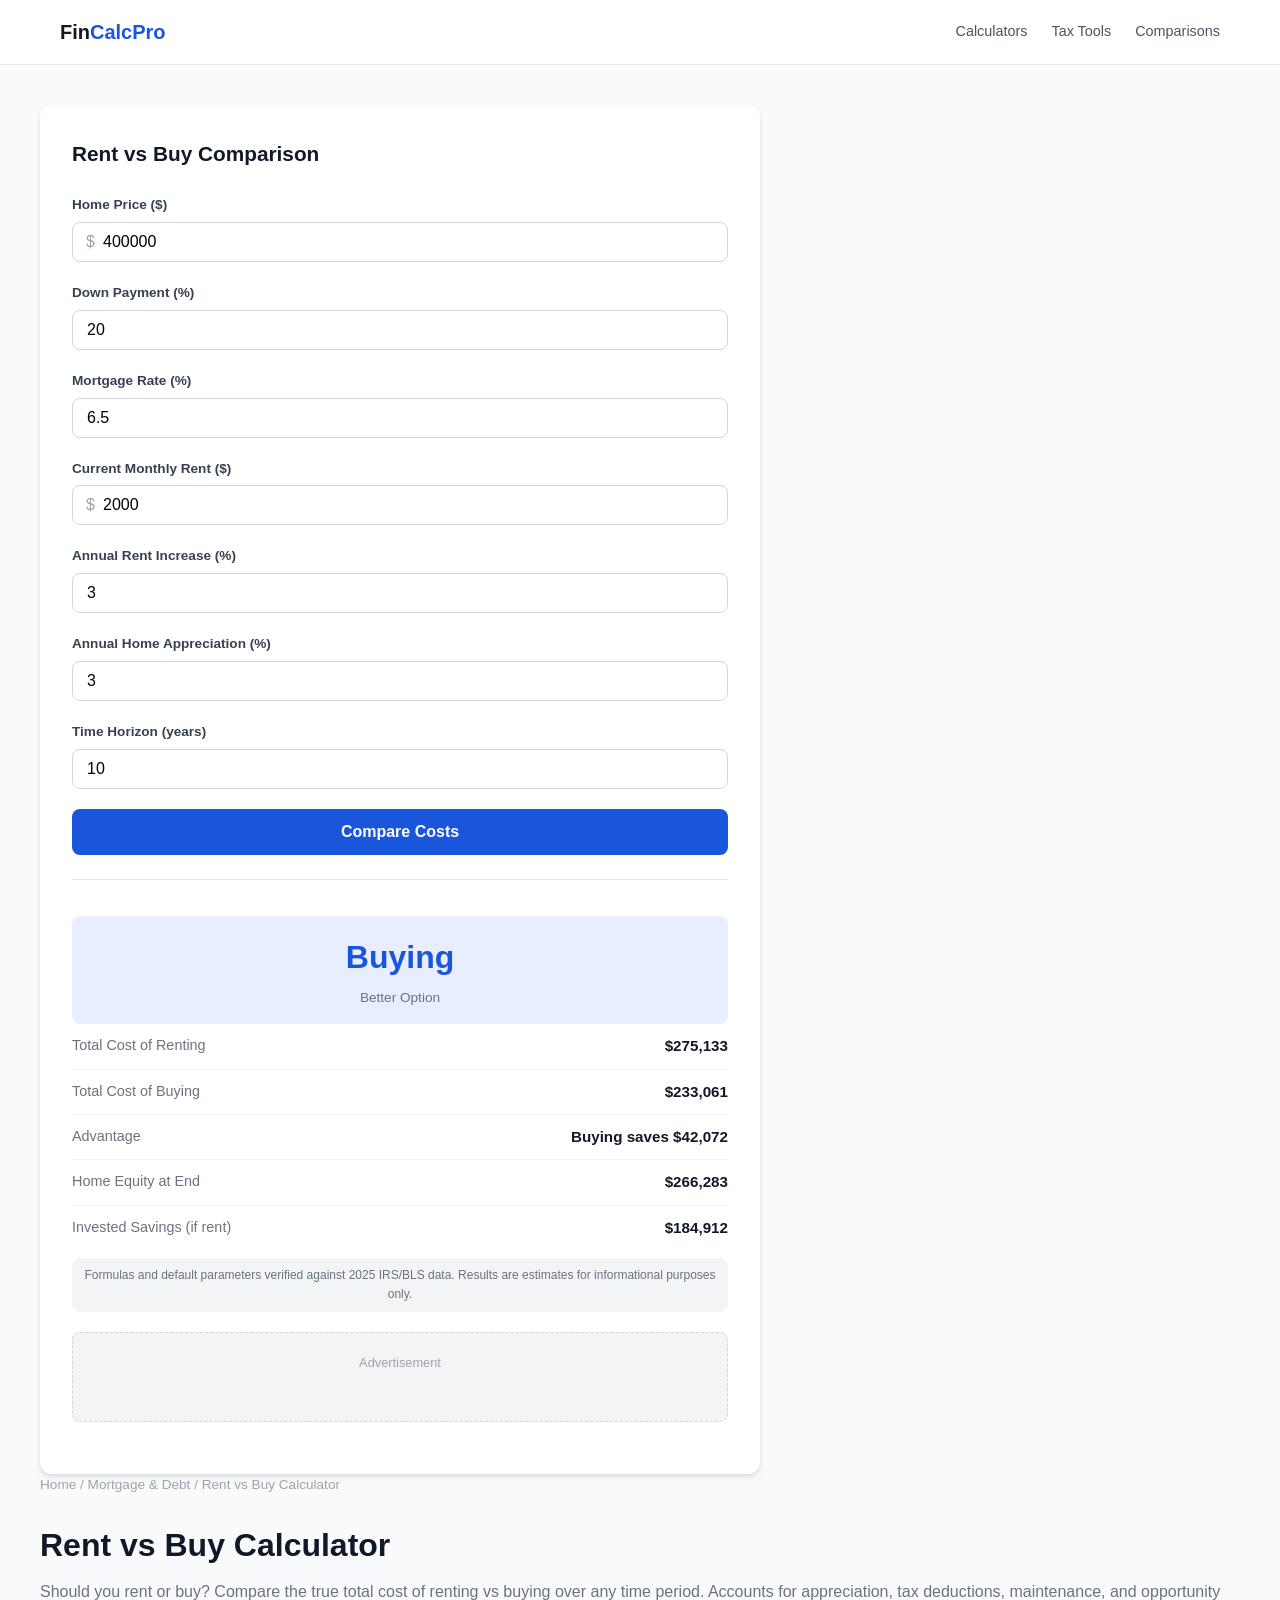
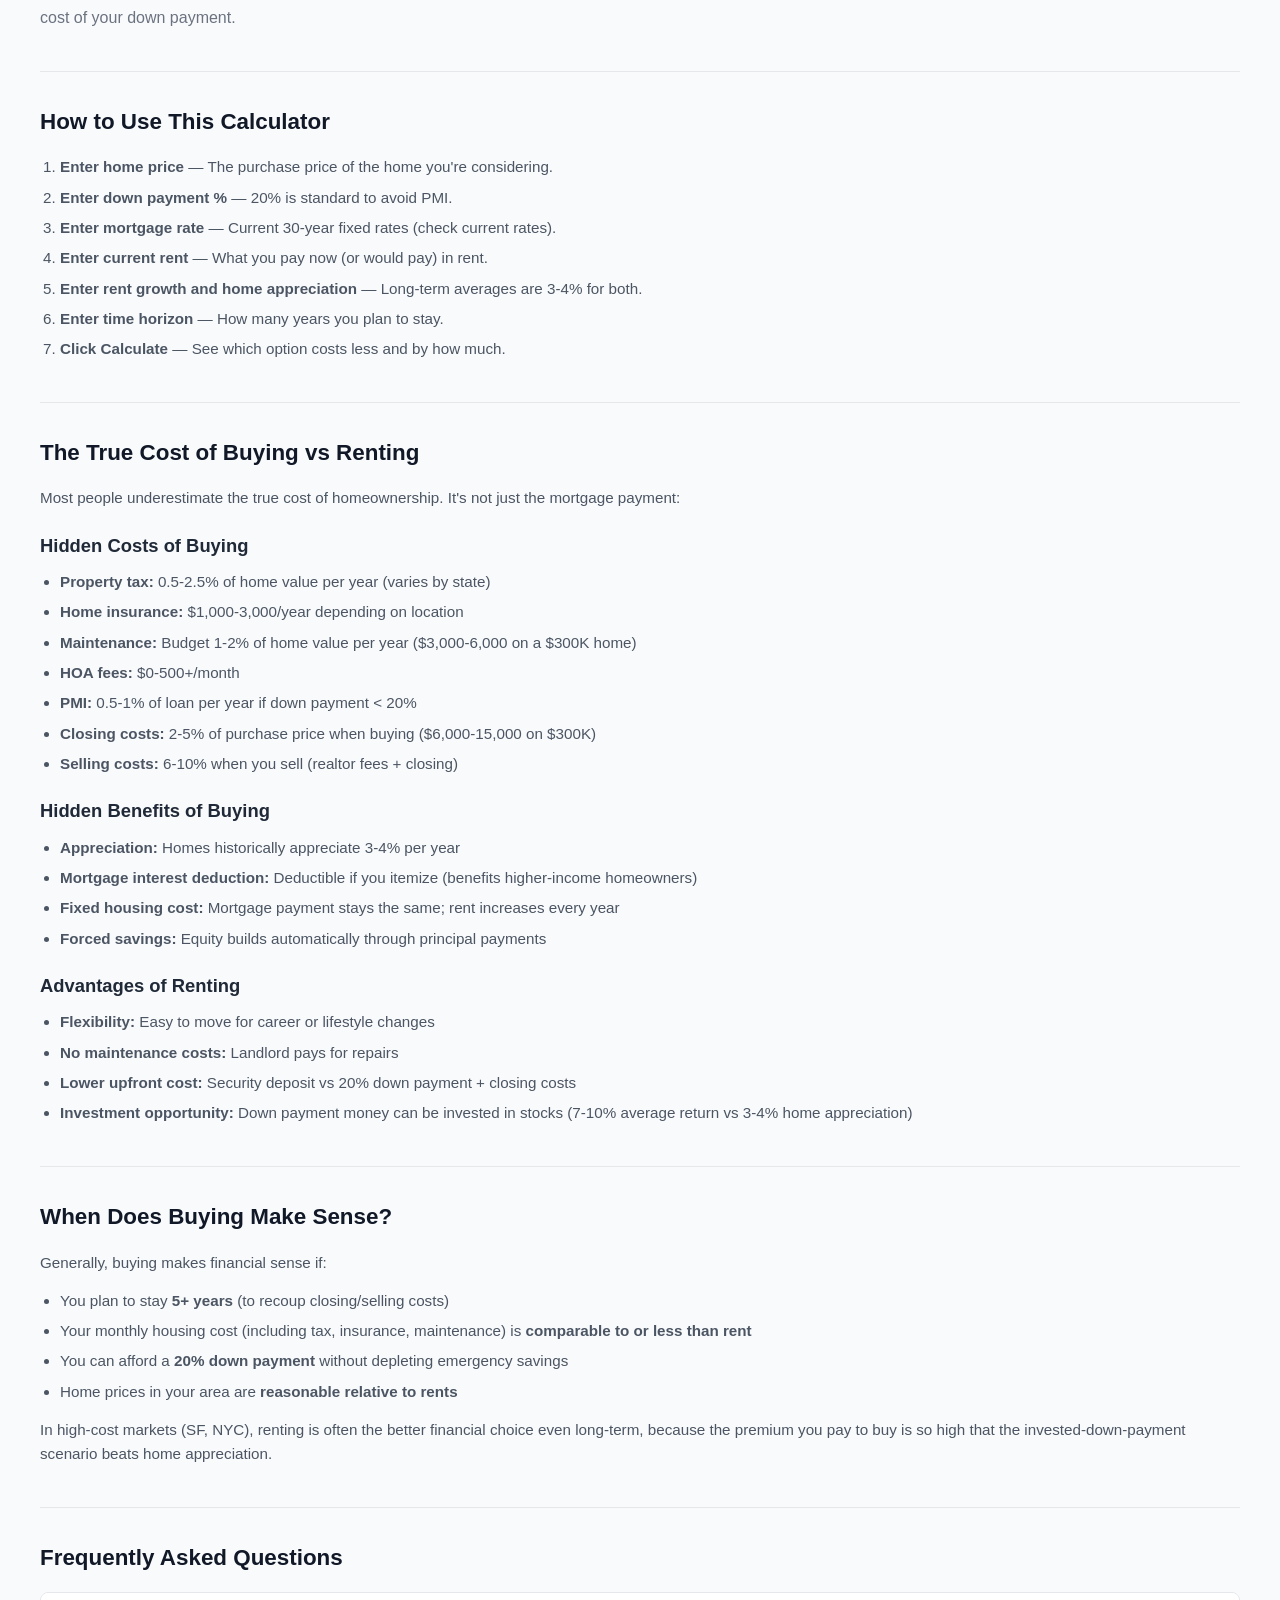
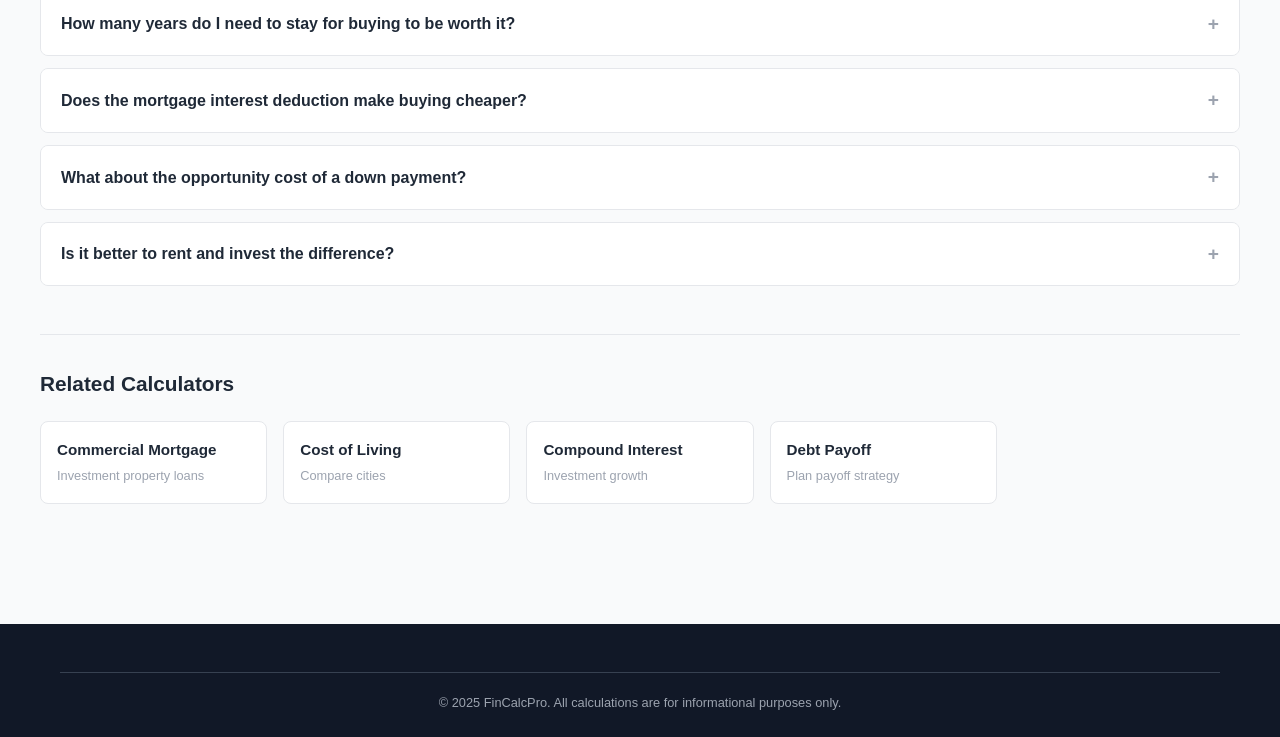
<file: tools/rent-vs-buy-calculator/index.html>
<!DOCTYPE html>
<html lang="en">
<head>
  <meta charset="UTF-8">
  <meta name="viewport" content="width=device-width, initial-scale=1.0">
  <title>Free Rent vs Buy Calculator - Should You Rent or Buy? | FinCalcPro</title>
  <meta name="description" content="Free rent vs buy calculator. Compare total costs of renting vs buying over time. Includes appreciation, tax deductions, maintenance, and opportunity cost.">
  <link rel="canonical" href="https://fincalcpro.com/tools/rent-vs-buy-calculator/">
  <link rel="stylesheet" href="/css/style.css">
  <script type="application/ld+json">
  {"@context":"https://schema.org","@type":"WebApplication","name":"Rent vs Buy Calculator","url":"https://fincalcpro.com/tools/rent-vs-buy-calculator/","applicationCategory":"FinanceApplication","operatingSystem":"Any","offers":{"@type":"Offer","price":"0","priceCurrency":"USD"}}
  </script>
</head>
<body>
  <header class="site-header"><div class="container"><a href="/" class="site-logo">Fin<span>CalcPro</span></a><nav class="site-nav"><a href="/#calculators">Calculators</a><a href="/#tax-tools">Tax Tools</a><a href="/#compare">Comparisons</a></nav></div></header>

  <main class="container tool-page">
    <div class="tool-layout">
      <div class="calc-box">
        <h2>Rent vs Buy Comparison</h2>
        <div class="form-group">
          <label for="home-price">Home Price ($)</label>
          <div class="input-prefix"><input type="text" id="home-price" value="400000" inputmode="decimal"></div>
          <div class="form-error"></div>
        </div>
        <div class="form-group">
          <label for="down-payment-pct">Down Payment (%)</label>
          <input type="text" id="down-payment-pct" value="20" inputmode="decimal">
          <div class="form-error"></div>
        </div>
        <div class="form-group">
          <label for="mortgage-rate">Mortgage Rate (%)</label>
          <input type="text" id="mortgage-rate" value="6.5" inputmode="decimal">
          <div class="form-error"></div>
        </div>
        <div class="form-group">
          <label for="monthly-rent">Current Monthly Rent ($)</label>
          <div class="input-prefix"><input type="text" id="monthly-rent" value="2000" inputmode="decimal"></div>
          <div class="form-error"></div>
        </div>
        <div class="form-group">
          <label for="rent-growth">Annual Rent Increase (%)</label>
          <input type="text" id="rent-growth" value="3" inputmode="decimal">
          <div class="form-error"></div>
        </div>
        <div class="form-group">
          <label for="home-appreciation">Annual Home Appreciation (%)</label>
          <input type="text" id="home-appreciation" value="3" inputmode="decimal">
          <div class="form-error"></div>
        </div>
        <div class="form-group">
          <label for="time-horizon">Time Horizon (years)</label>
          <input type="text" id="time-horizon" value="10" inputmode="decimal">
          <div class="form-error"></div>
        </div>
        <button class="btn-calc" onclick="calculateRentVsBuy()">Compare Costs</button>

        <div class="calc-results" id="rvb-results">
          <div class="result-highlight">
            <div class="big-number" id="rvb-winner">—</div>
            <div class="big-label">Better Option</div>
          </div>
          <div class="result-row">
            <span class="result-label">Total Cost of Renting</span>
            <span class="result-value" id="total-rent-cost">—</span>
          </div>
          <div class="result-row">
            <span class="result-label">Total Cost of Buying</span>
            <span class="result-value" id="total-buy-cost">—</span>
          </div>
          <div class="result-row">
            <span class="result-label">Advantage</span>
            <span class="result-value" id="rvb-advantage">—</span>
          </div>
          <div class="result-row">
            <span class="result-label">Home Equity at End</span>
            <span class="result-value" id="home-equity">—</span>
          </div>
          <div class="result-row">
            <span class="result-label">Invested Savings (if rent)</span>
            <span class="result-value" id="invested-savings">—</span>
          </div>
        </div>
        <div style="margin-top:8px;padding:8px 12px;background:var(--gray-100);border-radius:var(--radius);font-size:.75rem;color:var(--gray-500);text-align:center;">Formulas and default parameters verified against 2025 IRS/BLS data. Results are estimates for informational purposes only.</div><div class="ad-slot">Advertisement</div>
      </div>
    </div>
  
<div class="tool-content">
        <div class="breadcrumb"><a href="/">Home</a> / <a href="/#mortgage">Mortgage & Debt</a> / Rent vs Buy Calculator</div>
        <h1>Rent vs Buy Calculator</h1>
        <p style="color:var(--gray-500);margin-bottom:32px;">Should you rent or buy? Compare the true total cost of renting vs buying over any time period. Accounts for appreciation, tax deductions, maintenance, and opportunity cost of your down payment.</p>

        <div class="content-section">
          <h2>How to Use This Calculator</h2>
          <ol>
            <li><strong>Enter home price</strong> — The purchase price of the home you're considering.</li>
            <li><strong>Enter down payment %</strong> — 20% is standard to avoid PMI.</li>
            <li><strong>Enter mortgage rate</strong> — Current 30-year fixed rates (check current rates).</li>
            <li><strong>Enter current rent</strong> — What you pay now (or would pay) in rent.</li>
            <li><strong>Enter rent growth and home appreciation</strong> — Long-term averages are 3-4% for both.</li>
            <li><strong>Enter time horizon</strong> — How many years you plan to stay.</li>
            <li><strong>Click Calculate</strong> — See which option costs less and by how much.</li>
          </ol>
        </div>

        <div class="content-section">
          <h2>The True Cost of Buying vs Renting</h2>
          <p>Most people underestimate the true cost of homeownership. It's not just the mortgage payment:</p>

          <h3>Hidden Costs of Buying</h3>
          <ul>
            <li><strong>Property tax:</strong> 0.5-2.5% of home value per year (varies by state)</li>
            <li><strong>Home insurance:</strong> $1,000-3,000/year depending on location</li>
            <li><strong>Maintenance:</strong> Budget 1-2% of home value per year ($3,000-6,000 on a $300K home)</li>
            <li><strong>HOA fees:</strong> $0-500+/month</li>
            <li><strong>PMI:</strong> 0.5-1% of loan per year if down payment < 20%</li>
            <li><strong>Closing costs:</strong> 2-5% of purchase price when buying ($6,000-15,000 on $300K)</li>
            <li><strong>Selling costs:</strong> 6-10% when you sell (realtor fees + closing)</li>
          </ul>

          <h3>Hidden Benefits of Buying</h3>
          <ul>
            <li><strong>Appreciation:</strong> Homes historically appreciate 3-4% per year</li>
            <li><strong>Mortgage interest deduction:</strong> Deductible if you itemize (benefits higher-income homeowners)</li>
            <li><strong>Fixed housing cost:</strong> Mortgage payment stays the same; rent increases every year</li>
            <li><strong>Forced savings:</strong> Equity builds automatically through principal payments</li>
          </ul>

          <h3>Advantages of Renting</h3>
          <ul>
            <li><strong>Flexibility:</strong> Easy to move for career or lifestyle changes</li>
            <li><strong>No maintenance costs:</strong> Landlord pays for repairs</li>
            <li><strong>Lower upfront cost:</strong> Security deposit vs 20% down payment + closing costs</li>
            <li><strong>Investment opportunity:</strong> Down payment money can be invested in stocks (7-10% average return vs 3-4% home appreciation)</li>
          </ul>
        </div>

        <div class="content-section">
          <h2>When Does Buying Make Sense?</h2>
          <p>Generally, buying makes financial sense if:</p>
          <ul>
            <li>You plan to stay <strong>5+ years</strong> (to recoup closing/selling costs)</li>
            <li>Your monthly housing cost (including tax, insurance, maintenance) is <strong>comparable to or less than rent</strong></li>
            <li>You can afford a <strong>20% down payment</strong> without depleting emergency savings</li>
            <li>Home prices in your area are <strong>reasonable relative to rents</strong></li>
          </ul>
          <p>In high-cost markets (SF, NYC), renting is often the better financial choice even long-term, because the premium you pay to buy is so high that the invested-down-payment scenario beats home appreciation.</p>
        </div>

        <div class="content-section">
          <h2>Frequently Asked Questions</h2>
          <div class="faq-item"><div class="faq-question">How many years do I need to stay for buying to be worth it?</div><div class="faq-answer">The break-even point is typically 5-7 years. This accounts for closing costs when buying (2-5%), selling costs (6-10%), and the early years of the mortgage where most of your payment goes to interest rather than equity. Use this calculator with your specific numbers to find your exact break-even point.</div></div>
          <div class="faq-item"><div class="faq-question">Does the mortgage interest deduction make buying cheaper?</div><div class="faq-answer">It helps, but less than most people think. After the 2017 tax reform, the standard deduction is $14,600 (single) or $29,200 (married). You only benefit from mortgage interest deduction if your total itemized deductions exceed the standard deduction. For many homeowners, especially in lower-cost areas, the tax benefit is minimal or zero.</div></div>
          <div class="faq-item"><div class="faq-question">What about the opportunity cost of a down payment?</div><div class="faq-answer">This is the most overlooked factor. If you put $60,000 down on a home, that's $60,000 NOT invested in the stock market. At 7% average return, that $60K grows to $118K in 10 years. The home might appreciate too, but historically stocks outperform real estate. This calculator accounts for this opportunity cost.</div></div>
          <div class="faq-item"><div class="faq-question">Is it better to rent and invest the difference?</div><div class="faq-answer">It depends on your market. In cities where rent is much cheaper than owning (price-to-rent ratio > 20), renting and investing the savings often wins. In markets where owning costs are close to rent, buying usually wins over 10+ years. The calculator shows you the math for your specific situation.</div></div>
        </div>

        <div class="related-tools">
          <h2>Related Calculators</h2>
          <div class="related-grid">
            <a href="/tools/commercial-mortgage-calculator/" class="related-card"><h4>Commercial Mortgage</h4><p>Investment property loans</p></a>
            <a href="/tools/cost-of-living-calculator/" class="related-card"><h4>Cost of Living</h4><p>Compare cities</p></a>
            <a href="/tools/compound-interest-calculator/" class="related-card"><h4>Compound Interest</h4><p>Investment growth</p></a>
            <a href="/tools/debt-payoff-calculator/" class="related-card"><h4>Debt Payoff</h4><p>Plan payoff strategy</p></a>
          </div>
        </div>
      </div>
</main>

  <footer class="site-footer"><div class="container"><div class="footer-bottom">&copy; 2025 FinCalcPro. All calculations are for informational purposes only.</div></div></footer>

  <script src="/js/common.js"></script>
  <script>
    function calculateRentVsBuy() {
      clearAllErrors();
      let valid = true;
      if (!validateField('home-price', [{required:true, positive:true, msg:'Enter a valid home price'}])) valid = false;
      if (!validateField('down-payment-pct', [{required:true, min:0, max:100, msg:'Down payment must be 0-100%'}])) valid = false;
      if (!validateField('mortgage-rate', [{required:true, min:0, max:20, msg:'Mortgage rate must be 0-20%'}])) valid = false;
      if (!validateField('monthly-rent', [{required:true, positive:true, msg:'Enter a valid monthly rent'}])) valid = false;
      if (!validateField('rent-growth', [{min:0, max:20, msg:'Rent growth must be 0-20%'}])) valid = false;
      if (!validateField('home-appreciation', [{min:-10, max:30, msg:'Appreciation must be -10% to 30%'}])) valid = false;
      if (!validateField('time-horizon', [{required:true, min:1, max:50, msg:'Time horizon must be 1-50 years'}])) valid = false;
      if (!valid) { hideResults(); return; }

      const homePrice = getVal('home-price');
      const downPct = getVal('down-payment-pct') / 100;
      const rate = getVal('mortgage-rate') / 100;
      const rent = getVal('monthly-rent');
      const rentGrowth = getVal('rent-growth') / 100;
      const appreciation = getVal('home-appreciation') / 100;
      const years = getVal('time-horizon');

      const downPayment = homePrice * downPct;
      const loanAmount = homePrice - downPayment;
      const monthlyRate = rate / 12;
      const n = 30 * 12;
      const monthlyPayment = monthlyRate > 0
        ? loanAmount * (monthlyRate * Math.pow(1+monthlyRate,n)) / (Math.pow(1+monthlyRate,n)-1)
        : loanAmount / n;

      // Buying costs over the period
      const propTax = homePrice * 0.0125 * years; // 1.25% avg
      const insurance = 1500 * years;
      const maintenance = homePrice * 0.015 * years; // 1.5% per year
      const closingCosts = homePrice * 0.035; // 3.5%
      const sellingCosts = homePrice * Math.pow(1+appreciation, years) * 0.07; // 7%
      const totalMortgagePayments = monthlyPayment * 12 * years;

      // Remaining loan balance
      const paymentsMade = years * 12;
      let remainingBalance = loanAmount;
      if (monthlyRate > 0) {
        remainingBalance = loanAmount * (Math.pow(1+monthlyRate,n) - Math.pow(1+monthlyRate,paymentsMade)) / (Math.pow(1+monthlyRate,n)-1);
      } else {
        remainingBalance = loanAmount * (1 - paymentsMade/n);
      }

      const homeValueAtEnd = homePrice * Math.pow(1+appreciation, years);
      const homeEquity = homeValueAtEnd - remainingBalance;
      const totalBuyCost = downPayment + closingCosts + totalMortgagePayments + propTax + insurance + maintenance + sellingCosts - homeEquity;

      // Renting costs
      let totalRentCost = 0;
      let monthlyRentNow = rent;
      for (let y = 0; y < years; y++) {
        totalRentCost += monthlyRentNow * 12;
        monthlyRentNow *= (1 + rentGrowth);
      }

      // Opportunity cost: if renting, the down payment + closing costs could be invested
      const investedSavings = (downPayment + closingCosts) * Math.pow(1.07, years);

      const advantage = totalBuyCost - totalRentCost;

      setResult('rvb-winner', advantage > 0 ? 'Renting' : 'Buying');
      setResult('total-rent-cost', fmt.currency(totalRentCost, 0));
      setResult('total-buy-cost', fmt.currency(totalBuyCost, 0));
      setResult('rvb-advantage', (advantage > 0 ? 'Renting saves ' : 'Buying saves ') + fmt.currency(Math.abs(advantage), 0));
      setResult('home-equity', fmt.currency(homeEquity, 0));
      setResult('invested-savings', fmt.currency(investedSavings, 0));

      showResults();
    }
 injectFaqSchema([
      {q:"How many years do I need to stay for buying to be worth it?",a:"Typically 5-7 years to break even after closing and selling costs. Use this calculator with your specific numbers."},
      {q:"Does the mortgage interest deduction make buying cheaper?",a:"It helps less than most think. After 2017 tax reform, the standard deduction is $14,600/$29,200. Many homeowners don't benefit from itemizing."},
      {q:"What about the opportunity cost of a down payment?",a:"$60K down on a home means $60K NOT invested in stocks. At 7% return, that's $118K in 10 years. This calculator accounts for this opportunity cost."},
      {q:"Is it better to rent and invest the difference?",a:"Depends on your market. Where rent is much cheaper than owning (price-to-rent > 20), renting + investing often wins. Where costs are similar, buying usually wins over 10+ years."}
    ]);

    calculateRentVsBuy();
  </script>
</body>
</html>
</file>
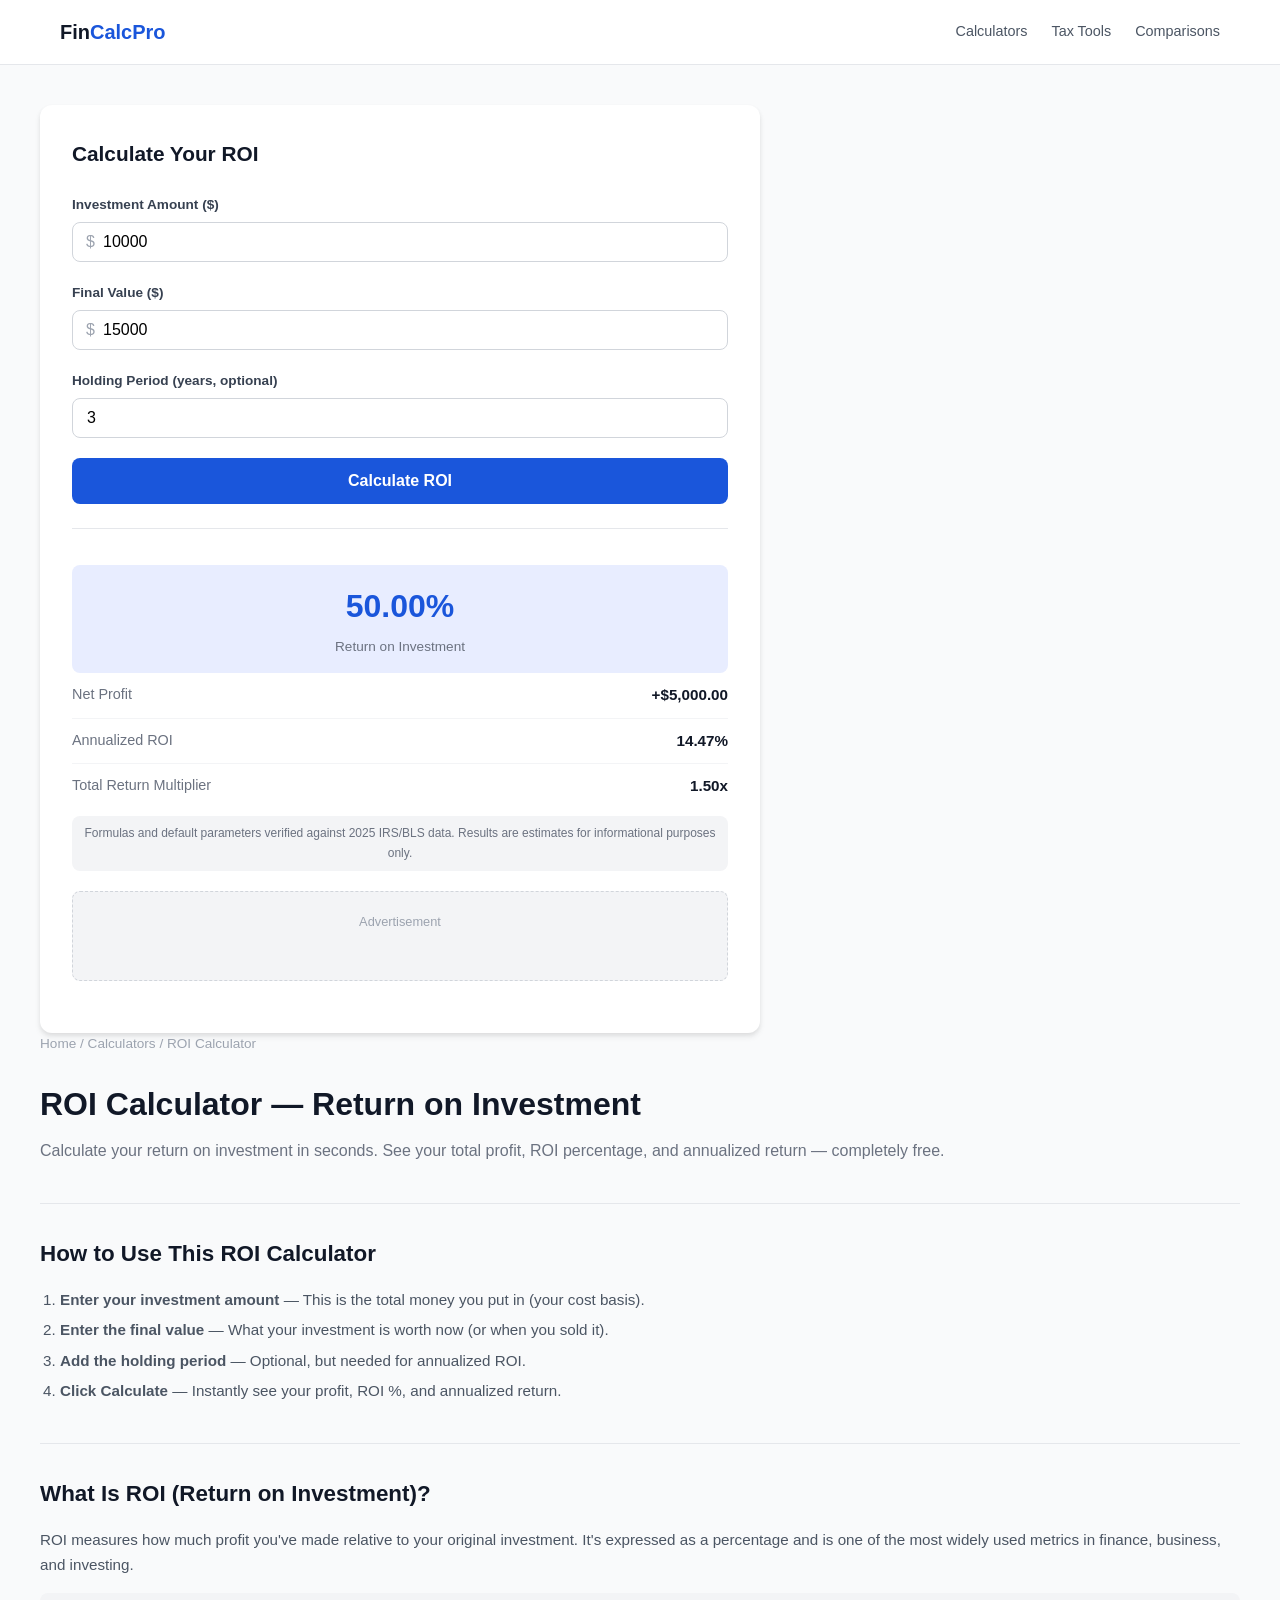
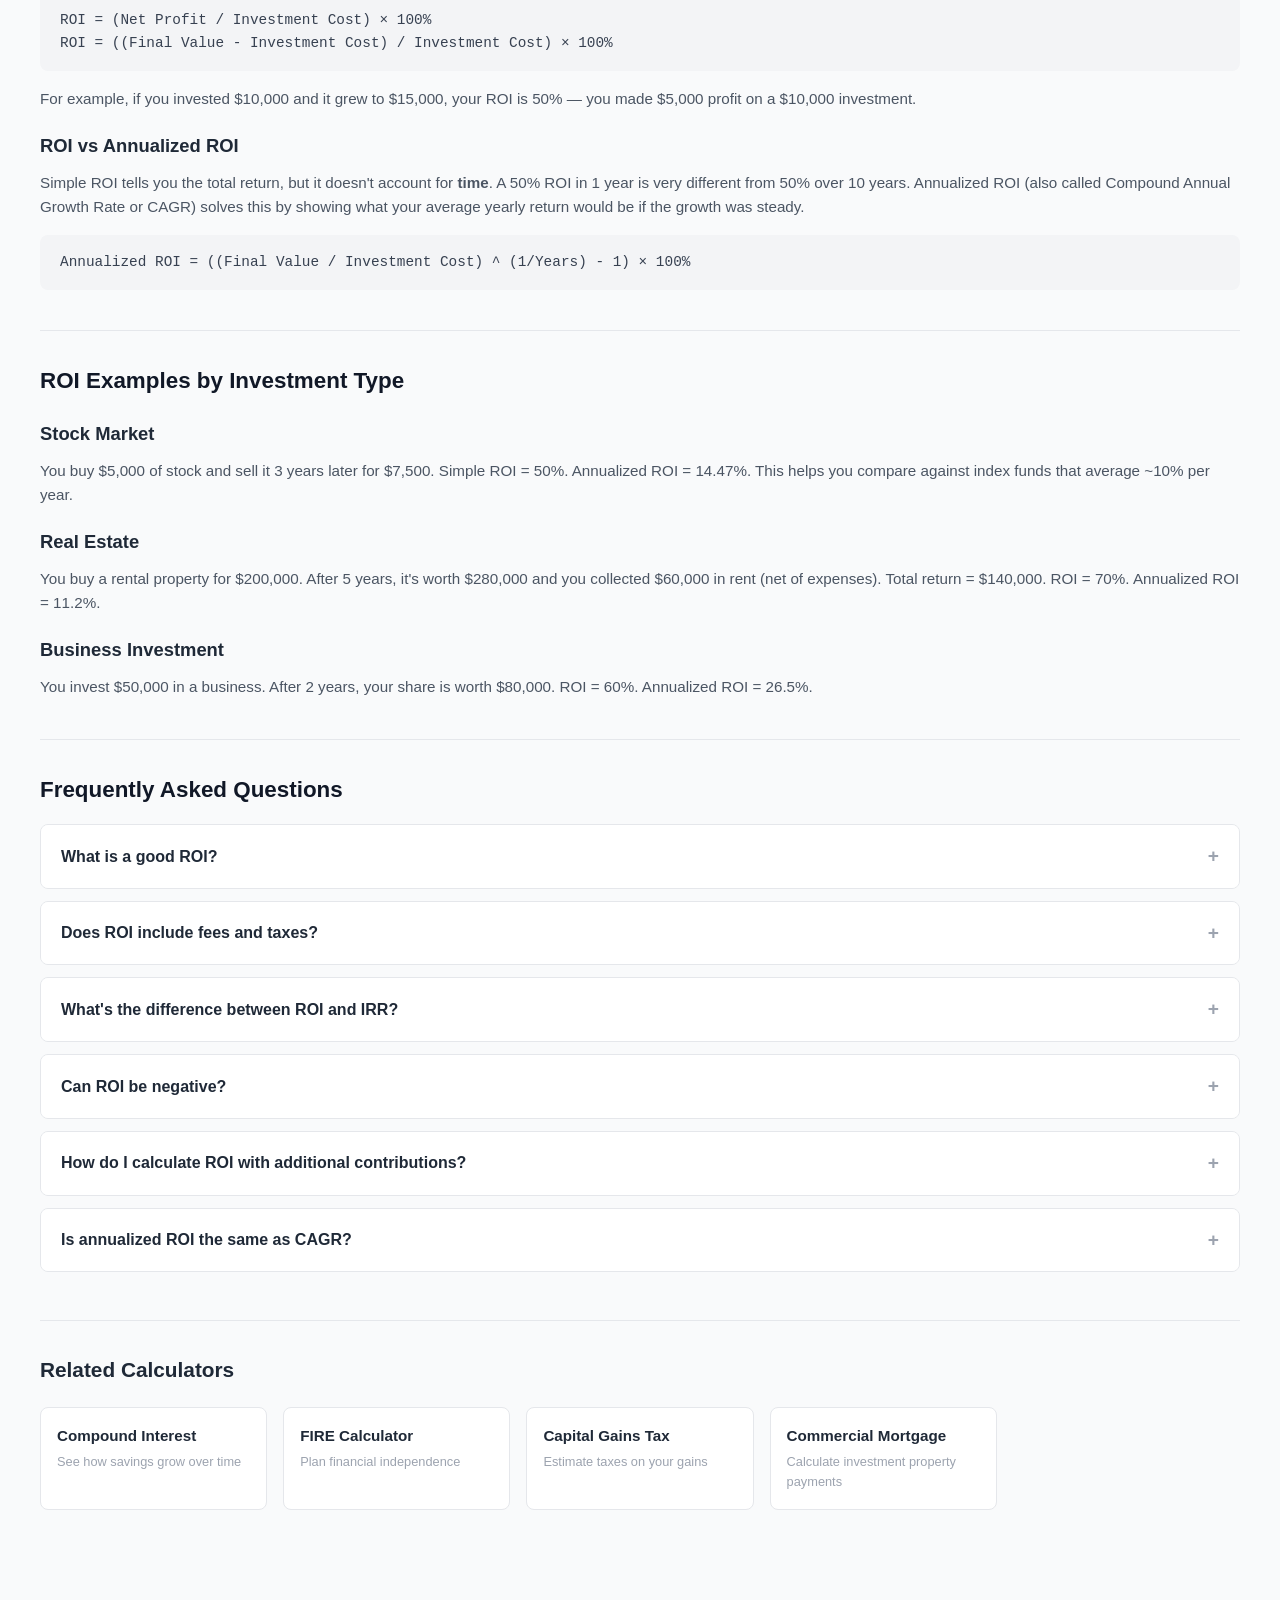
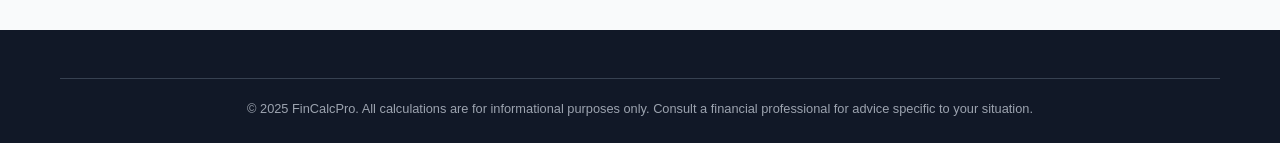
<file: tools/roi-calculator/index.html>
<!DOCTYPE html>
<html lang="en">
<head>
  <meta charset="UTF-8">
  <meta name="viewport" content="width=device-width, initial-scale=1.0">
  <title>Free ROI Calculator - Calculate Return on Investment | FinCalcPro</title>
  <meta name="description" content="Free ROI calculator. Calculate your return on investment percentage, total profit, and annualized return. Supports stocks, real estate, and business investments.">
  <link rel="canonical" href="https://fincalcpro.com/tools/roi-calculator/">
  <link rel="stylesheet" href="/css/style.css">
  <script type="application/ld+json">
  {
    "@context": "https://schema.org",
    "@type": "WebApplication",
    "name": "ROI Calculator",
    "url": "https://fincalcpro.com/tools/roi-calculator/",
    "applicationCategory": "FinanceApplication",
    "operatingSystem": "Any",
    "offers": { "@type": "Offer", "price": "0", "priceCurrency": "USD" },
    "description": "Calculate your return on investment with our free online ROI calculator. See profit, percentage return, and annualized ROI."
  }
  </script>
  <script type="application/ld+json">
  {
    "@context": "https://schema.org",
    "@type": "HowTo",
    "name": "How to Calculate ROI",
    "description": "Learn how to calculate return on investment using our free ROI calculator",
    "step": [
      { "@type": "HowToStep", "text": "Enter your total investment amount" },
      { "@type": "HowToStep", "text": "Enter the final value of your investment" },
      { "@type": "HowToStep", "text": "Optionally enter the investment duration in years" },
      { "@type": "HowToStep", "text": "Click Calculate to see your ROI, profit, and annualized return" }
    ]
  }
  </script>
</head>
<body>
  <header class="site-header">
    <div class="container">
      <a href="/" class="site-logo">Fin<span>CalcPro</span></a>
      <nav class="site-nav">
        <a href="/#calculators">Calculators</a>
        <a href="/#tax-tools">Tax Tools</a>
        <a href="/#compare">Comparisons</a>
      </nav>
    </div>
  </header>

  <main class="container tool-page">
    <div class="tool-layout">
      <!-- Content Column -->
      <div class="calc-box">
        <h2>Calculate Your ROI</h2>
        <div class="form-group">
          <label for="investment-cost">Investment Amount ($)</label>
          <div class="input-prefix">
            <input type="text" id="investment-cost" value="10000" inputmode="decimal">
          </div>
          <div class="form-error"></div>
        </div>
        <div class="form-group">
          <label for="final-value">Final Value ($)</label>
          <div class="input-prefix">
            <input type="text" id="final-value" value="15000" inputmode="decimal">
          </div>
          <div class="form-error"></div>
        </div>
        <div class="form-group">
          <label for="holding-years">Holding Period (years, optional)</label>
          <input type="text" id="holding-years" value="3" inputmode="decimal">
          <div class="form-error"></div>
        </div>
        <button class="btn-calc" onclick="calculateROI()">Calculate ROI</button>

        <div class="calc-results" id="roi-results">
          <div class="result-highlight">
            <div class="big-number" id="roi-percent">—</div>
            <div class="big-label">Return on Investment</div>
          </div>
          <div class="result-row">
            <span class="result-label">Net Profit</span>
            <span class="result-value" id="net-profit">—</span>
          </div>
          <div class="result-row">
            <span class="result-label">Annualized ROI</span>
            <span class="result-value" id="annualized-roi">—</span>
          </div>
          <div class="result-row">
            <span class="result-label">Total Return Multiplier</span>
            <span class="result-value" id="multiplier">—</span>
          </div>
        </div>

        <div style="margin-top:8px;padding:8px 12px;background:var(--gray-100);border-radius:var(--radius);font-size:.75rem;color:var(--gray-500);text-align:center;">Formulas and default parameters verified against 2025 IRS/BLS data. Results are estimates for informational purposes only.</div><div class="ad-slot">Advertisement</div>
      </div>
    </div>
  
<div class="tool-content">
        <div class="breadcrumb"><a href="/">Home</a> / <a href="/#calculators">Calculators</a> / ROI Calculator</div>
        <h1>ROI Calculator — Return on Investment</h1>
        <p style="color:var(--gray-500);margin-bottom:32px;">Calculate your return on investment in seconds. See your total profit, ROI percentage, and annualized return — completely free.</p>

        <!-- SEO Content: How to Use -->
        <div class="content-section">
          <h2>How to Use This ROI Calculator</h2>
          <ol>
            <li><strong>Enter your investment amount</strong> — This is the total money you put in (your cost basis).</li>
            <li><strong>Enter the final value</strong> — What your investment is worth now (or when you sold it).</li>
            <li><strong>Add the holding period</strong> — Optional, but needed for annualized ROI.</li>
            <li><strong>Click Calculate</strong> — Instantly see your profit, ROI %, and annualized return.</li>
          </ol>
        </div>

        <!-- SEO Content: What is ROI -->
        <div class="content-section">
          <h2>What Is ROI (Return on Investment)?</h2>
          <p>ROI measures how much profit you've made relative to your original investment. It's expressed as a percentage and is one of the most widely used metrics in finance, business, and investing.</p>
          <div class="formula-box">
            ROI = (Net Profit / Investment Cost) × 100%<br>
            ROI = ((Final Value - Investment Cost) / Investment Cost) × 100%
          </div>
          <p>For example, if you invested $10,000 and it grew to $15,000, your ROI is 50% — you made $5,000 profit on a $10,000 investment.</p>

          <h3>ROI vs Annualized ROI</h3>
          <p>Simple ROI tells you the total return, but it doesn't account for <strong>time</strong>. A 50% ROI in 1 year is very different from 50% over 10 years. Annualized ROI (also called Compound Annual Growth Rate or CAGR) solves this by showing what your average yearly return would be if the growth was steady.</p>
          <div class="formula-box">
            Annualized ROI = ((Final Value / Investment Cost) ^ (1/Years) - 1) × 100%
          </div>
        </div>

        <!-- SEO Content: Examples -->
        <div class="content-section">
          <h2>ROI Examples by Investment Type</h2>
          <h3>Stock Market</h3>
          <p>You buy $5,000 of stock and sell it 3 years later for $7,500. Simple ROI = 50%. Annualized ROI = 14.47%. This helps you compare against index funds that average ~10% per year.</p>
          <h3>Real Estate</h3>
          <p>You buy a rental property for $200,000. After 5 years, it's worth $280,000 and you collected $60,000 in rent (net of expenses). Total return = $140,000. ROI = 70%. Annualized ROI = 11.2%.</p>
          <h3>Business Investment</h3>
          <p>You invest $50,000 in a business. After 2 years, your share is worth $80,000. ROI = 60%. Annualized ROI = 26.5%.</p>
        </div>

        <!-- FAQ Section -->
        <div class="content-section">
          <h2>Frequently Asked Questions</h2>
          <div class="faq-item">
            <div class="faq-question">What is a good ROI?</div>
            <div class="faq-answer">A "good" ROI depends on the investment type. The S&P 500 has historically returned about 10% per year (before inflation). Real estate investors typically aim for 8-12% annually. A business investment might target 15-30% to compensate for higher risk. Generally, any ROI that consistently beats inflation (3% historically) and low-risk alternatives like bonds (4-6%) is considered decent.</div>
          </div>
          <div class="faq-item">
            <div class="faq-question">Does ROI include fees and taxes?</div>
            <div class="faq-answer">Simple ROI typically doesn't include fees and taxes, which is one of its limitations. For a more accurate picture, subtract all transaction fees, management fees, and estimated taxes from your final value before calculating. Our calculator lets you enter the net final value to account for this.</div>
          </div>
          <div class="faq-item">
            <div class="faq-question">What's the difference between ROI and IRR?</div>
            <div class="faq-answer">ROI measures total return as a simple percentage. IRR (Internal Rate of Return) accounts for the timing of cash flows — when money goes in and comes out. IRR is more accurate for investments with multiple cash flows over time (like rental properties or business investments), while ROI works well for simple buy-and-sell scenarios.</div>
          </div>
          <div class="faq-item">
            <div class="faq-question">Can ROI be negative?</div>
            <div class="faq-answer">Yes. If your final value is less than your investment cost, your ROI will be negative. For example, if you invested $10,000 and ended up with $8,000, your ROI is -20%, meaning you lost 20% of your original investment.</div>
          </div>
          <div class="faq-item">
            <div class="faq-question">How do I calculate ROI with additional contributions?</div>
            <div class="faq-answer">The basic ROI formula doesn't handle additional contributions well. For investments where you add money over time (like monthly DCA into stocks), you'd need to calculate the weighted average cost basis, or use a different metric like time-weighted return or money-weighted return (IRR). Our compound interest calculator is better suited for that scenario.</div>
          </div>
          <div class="faq-item">
            <div class="faq-question">Is annualized ROI the same as CAGR?</div>
            <div class="faq-answer">Yes, annualized ROI and CAGR (Compound Annual Growth Rate) are essentially the same thing. Both measure the average annual return assuming steady compounding growth. They're calculated using the same formula: ((Ending Value / Beginning Value) ^ (1/Years)) - 1.</div>
          </div>
        </div>

        <!-- Related Tools -->
        <div class="related-tools">
          <h2>Related Calculators</h2>
          <div class="related-grid">
            <a href="/tools/compound-interest-calculator/" class="related-card">
              <h4>Compound Interest</h4>
              <p>See how savings grow over time</p>
            </a>
            <a href="/tools/fire-calculator/" class="related-card">
              <h4>FIRE Calculator</h4>
              <p>Plan financial independence</p>
            </a>
            <a href="/tools/capital-gains-tax-calculator/" class="related-card">
              <h4>Capital Gains Tax</h4>
              <p>Estimate taxes on your gains</p>
            </a>
            <a href="/tools/commercial-mortgage-calculator/" class="related-card">
              <h4>Commercial Mortgage</h4>
              <p>Calculate investment property payments</p>
            </a>
          </div>
        </div>
      </div>

      <!-- Calculator Column -->
</main>

  <footer class="site-footer">
    <div class="container">
      <div class="footer-bottom">
        &copy; 2025 FinCalcPro. All calculations are for informational purposes only. Consult a financial professional for advice specific to your situation.
      </div>
    </div>
  </footer>

  <script src="/js/common.js"></script>
  <script>
    function calculateROI() {
      clearAllErrors();
      let valid = true;
      if (!validateField('investment-cost', [{ required: true, positive: true, msg: 'Enter a valid investment amount greater than 0' }])) valid = false;
      if (!validateField('final-value', [{ required: true, positive: true, msg: 'Enter a valid final value greater than 0' }])) valid = false;
      if (!validateField('holding-years', [{ min: 0, max: 100, msg: 'Holding period must be 0-100 years' }])) valid = false;
      if (!valid) { hideResults(); return; }

      const cost = getVal('investment-cost');
      const final_ = getVal('final-value');
      const years = getVal('holding-years');

      const profit = final_ - cost;
      const roi = (profit / cost) * 100;
      const multiplier = final_ / cost;

      setResult('roi-percent', fmt.percent(roi));
      setResult('net-profit', (profit >= 0 ? '+' : '') + fmt.currency(profit));
      setResult('multiplier', multiplier.toFixed(2) + 'x');

      if (years > 0) {
        const annualized = (Math.pow(final_ / cost, 1 / years) - 1) * 100;
        setResult('annualized-roi', fmt.percent(annualized));
      } else {
        setResult('annualized-roi', 'Enter years to calculate');
      }

      showResults();
    }

    // Inject FAQ schema
    injectFaqSchema([
      { q: "What is a good ROI?", a: "A good ROI depends on the investment type. The S&P 500 has historically returned about 10% per year. Real estate investors typically aim for 8-12% annually. A business investment might target 15-30% to compensate for higher risk." },
      { q: "Does ROI include fees and taxes?", a: "Simple ROI typically doesn't include fees and taxes. For a more accurate picture, subtract all transaction fees, management fees, and estimated taxes from your final value before calculating." },
      { q: "What's the difference between ROI and IRR?", a: "ROI measures total return as a simple percentage. IRR (Internal Rate of Return) accounts for the timing of cash flows. IRR is more accurate for investments with multiple cash flows over time." },
      { q: "Can ROI be negative?", a: "Yes. If your final value is less than your investment cost, your ROI will be negative, indicating a loss on your investment." },
      { q: "How do I calculate ROI with additional contributions?", a: "The basic ROI formula doesn't handle additional contributions well. For investments with regular additions, use time-weighted return or money-weighted return (IRR) instead." },
      { q: "Is annualized ROI the same as CAGR?", a: "Yes, annualized ROI and CAGR (Compound Annual Growth Rate) are essentially the same thing, calculated using the same formula." }
    ]);

    // Auto-calculate on load
    calculateROI();
  </script>
</body>
</html>
</file>
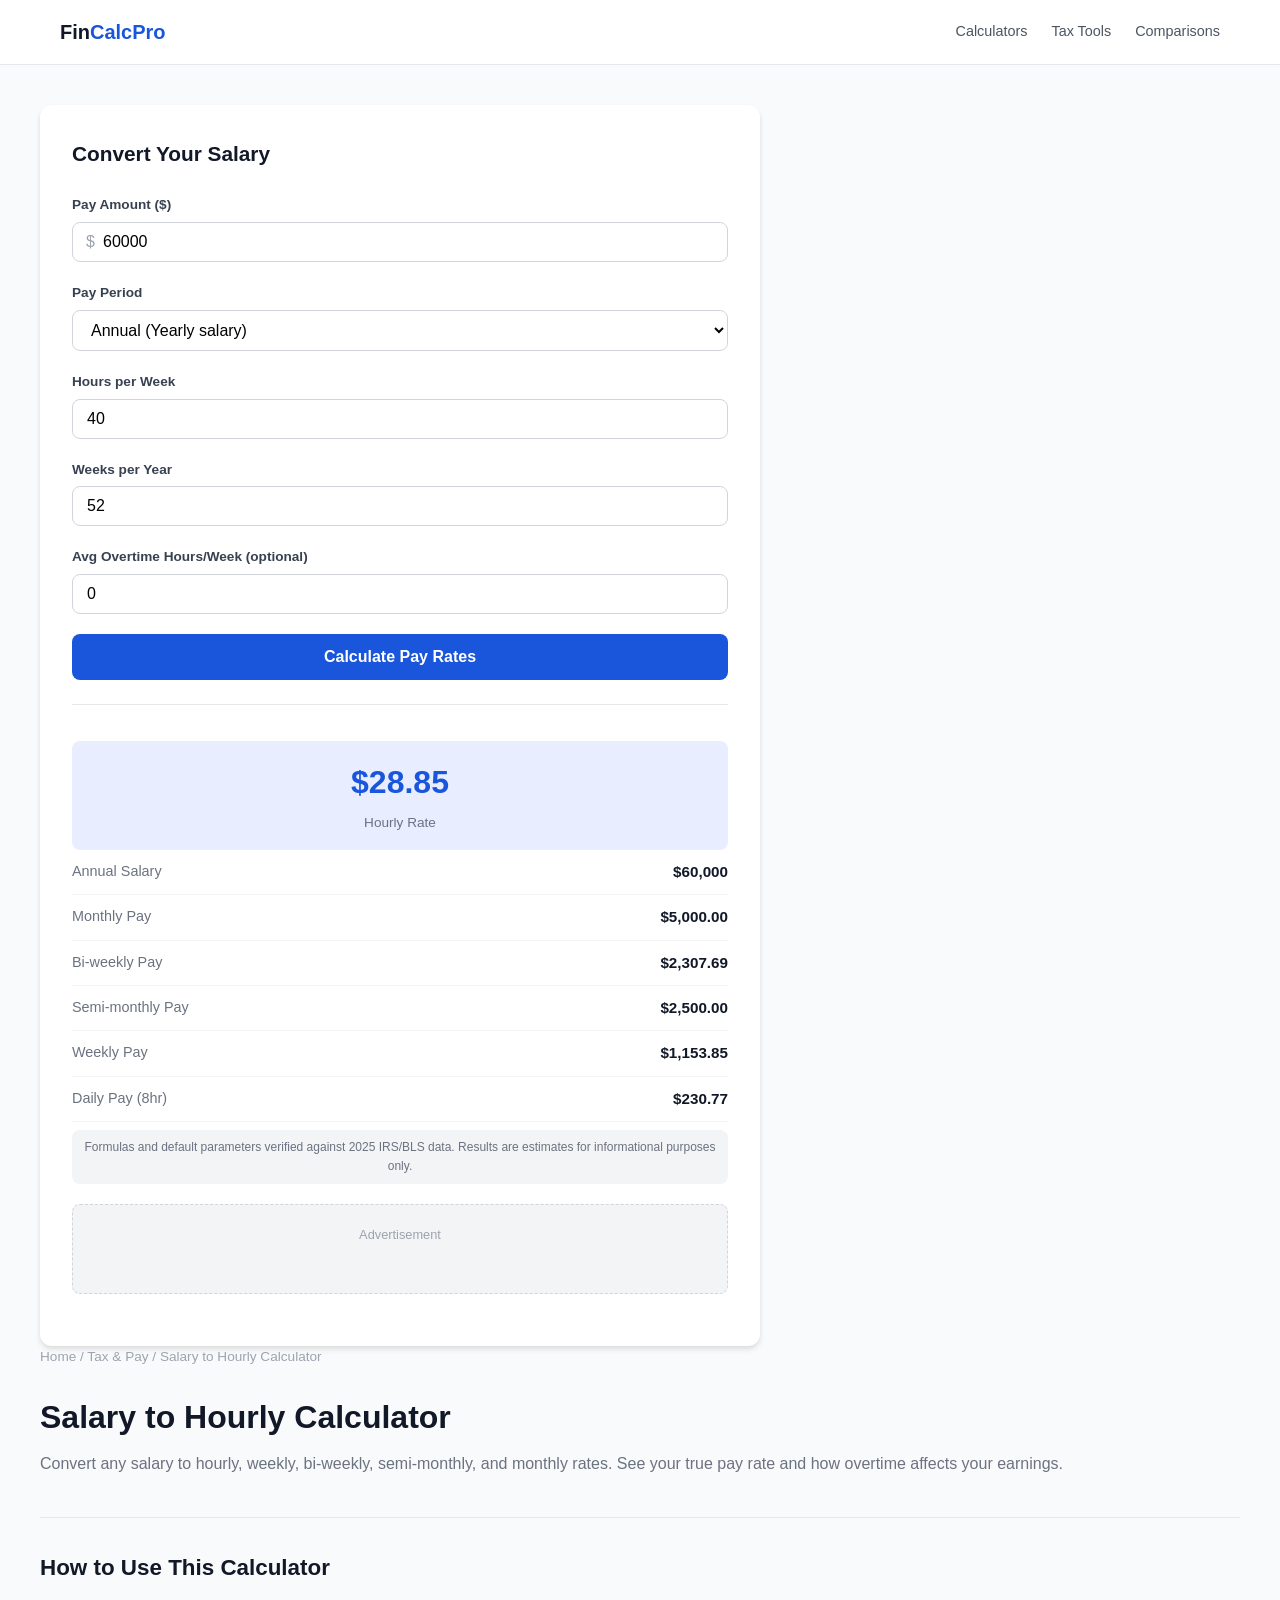
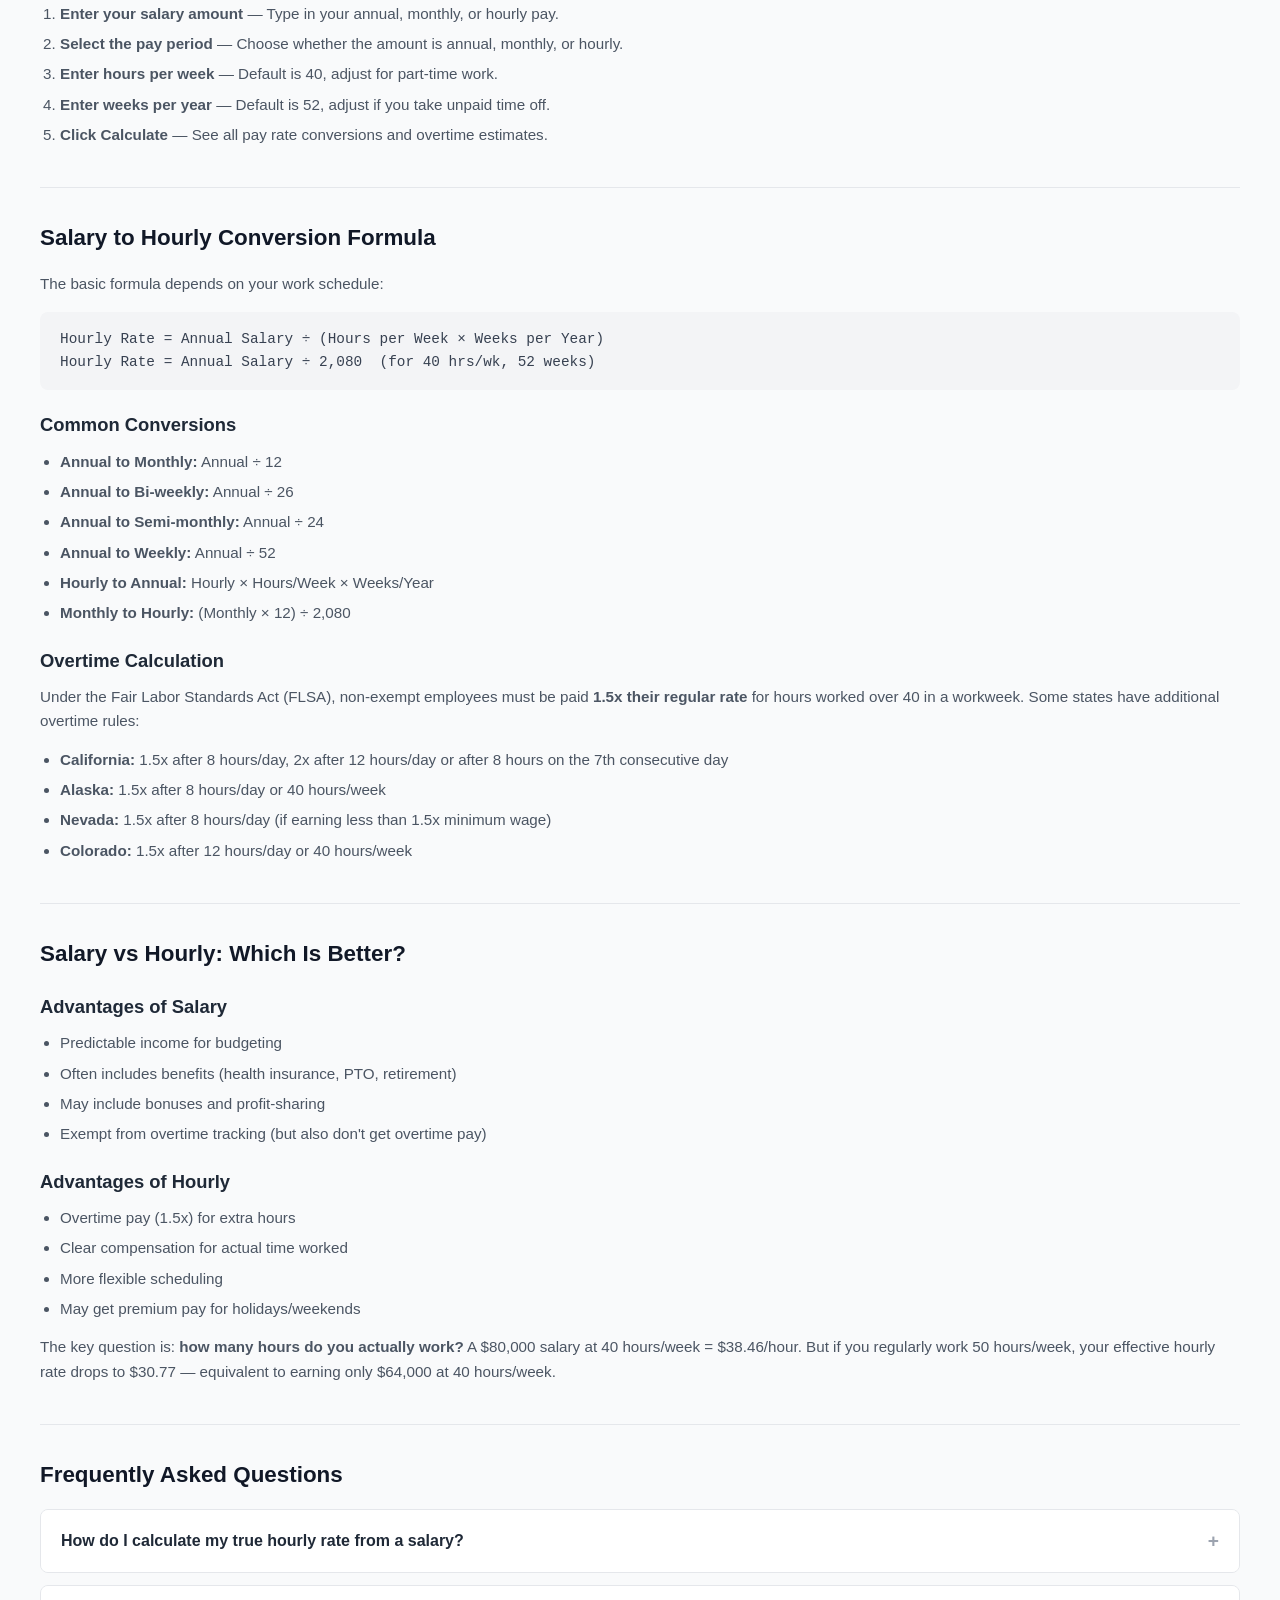
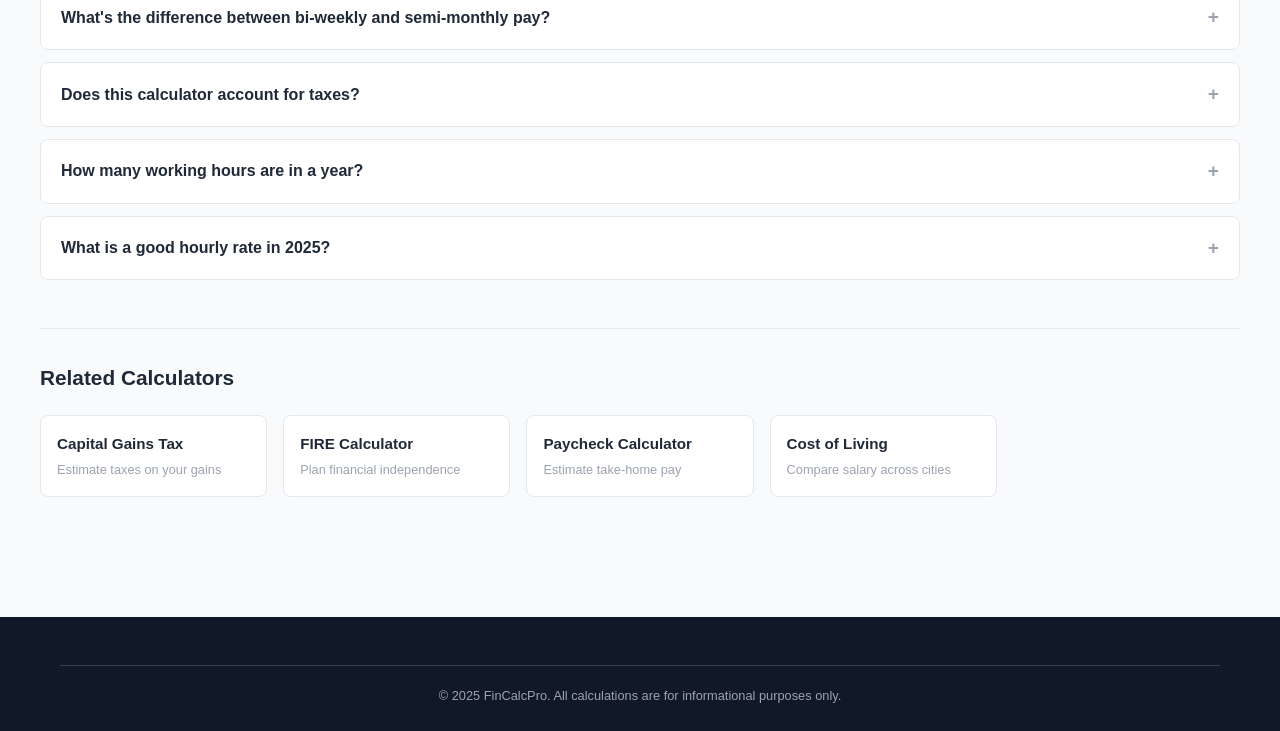
<file: tools/salary-to-hourly-calculator/index.html>
<!DOCTYPE html>
<html lang="en">
<head>
  <meta charset="UTF-8">
  <meta name="viewport" content="width=device-width, initial-scale=1.0">
  <title>Free Salary to Hourly Calculator - Convert Pay Rates | FinCalcPro</title>
  <meta name="description" content="Convert your salary to hourly, weekly, bi-weekly, semi-monthly, and monthly rates. Includes overtime calculations and estimated take-home pay.">
  <link rel="canonical" href="https://fincalcpro.com/tools/salary-to-hourly-calculator/">
  <link rel="stylesheet" href="/css/style.css">
  <script type="application/ld+json">
  {
    "@context": "https://schema.org",
    "@type": "WebApplication",
    "name": "Salary to Hourly Calculator",
    "url": "https://fincalcpro.com/tools/salary-to-hourly-calculator/",
    "applicationCategory": "FinanceApplication",
    "operatingSystem": "Any",
    "offers": { "@type": "Offer", "price": "0", "priceCurrency": "USD" }
  }
  </script>
</head>
<body>
  <header class="site-header">
    <div class="container">
      <a href="/" class="site-logo">Fin<span>CalcPro</span></a>
      <nav class="site-nav">
        <a href="/#calculators">Calculators</a>
        <a href="/#tax-tools">Tax Tools</a>
        <a href="/#compare">Comparisons</a>
      </nav>
    </div>
  </header>

  <main class="container tool-page">
    <div class="tool-layout">
      <div class="calc-box">
        <h2>Convert Your Salary</h2>
        <div class="form-group">
          <label for="salary-amount">Pay Amount ($)</label>
          <div class="input-prefix">
            <input type="text" id="salary-amount" value="60000" inputmode="decimal">
          </div>
          <div class="form-error"></div>
        </div>
        <div class="form-group">
          <label for="pay-period">Pay Period</label>
          <select id="pay-period"></select>
          <div class="form-error"></div>
        </div>
        <div class="form-group">
          <label for="hours-per-week">Hours per Week</label>
          <input type="text" id="hours-per-week" value="40" inputmode="decimal">
          <div class="form-error"></div>
        </div>
        <div class="form-group">
          <label for="weeks-per-year">Weeks per Year</label>
          <input type="text" id="weeks-per-year" value="52" inputmode="decimal">
          <div class="form-error"></div>
        </div>
        <div class="form-group">
          <label for="overtime-hours">Avg Overtime Hours/Week (optional)</label>
          <input type="text" id="overtime-hours" value="0" inputmode="decimal">
          <div class="form-error"></div>
        </div>
        <button class="btn-calc" onclick="calculateSalary()">Calculate Pay Rates</button>

        <div class="calc-results" id="salary-results">
          <div class="result-highlight">
            <div class="big-number" id="hourly-rate">—</div>
            <div class="big-label">Hourly Rate</div>
          </div>
          <div class="result-row">
            <span class="result-label">Annual Salary</span>
            <span class="result-value" id="annual-salary">—</span>
          </div>
          <div class="result-row">
            <span class="result-label">Monthly Pay</span>
            <span class="result-value" id="monthly-pay">—</span>
          </div>
          <div class="result-row">
            <span class="result-label">Bi-weekly Pay</span>
            <span class="result-value" id="biweekly-pay">—</span>
          </div>
          <div class="result-row">
            <span class="result-label">Semi-monthly Pay</span>
            <span class="result-value" id="semimonthly-pay">—</span>
          </div>
          <div class="result-row">
            <span class="result-label">Weekly Pay</span>
            <span class="result-value" id="weekly-pay">—</span>
          </div>
          <div class="result-row">
            <span class="result-label">Daily Pay (8hr)</span>
            <span class="result-value" id="daily-pay">—</span>
          </div>
          <div class="result-row" id="overtime-row" style="display:none;">
            <span class="result-label">Overtime Hourly Rate (1.5x)</span>
            <span class="result-value" id="overtime-rate">—</span>
          </div>
          <div class="result-row" id="total-with-ot-row" style="display:none;">
            <span class="result-label">Annual with Overtime</span>
            <span class="result-value" id="total-with-ot">—</span>
          </div>
        </div>
        <div style="margin-top:8px;padding:8px 12px;background:var(--gray-100);border-radius:var(--radius);font-size:.75rem;color:var(--gray-500);text-align:center;">Formulas and default parameters verified against 2025 IRS/BLS data. Results are estimates for informational purposes only.</div><div class="ad-slot">Advertisement</div>
      </div>
    </div>
  
<div class="tool-content">
        <div class="breadcrumb"><a href="/">Home</a> / <a href="/#tax-tools">Tax & Pay</a> / Salary to Hourly Calculator</div>
        <h1>Salary to Hourly Calculator</h1>
        <p style="color:var(--gray-500);margin-bottom:32px;">Convert any salary to hourly, weekly, bi-weekly, semi-monthly, and monthly rates. See your true pay rate and how overtime affects your earnings.</p>

        <div class="content-section">
          <h2>How to Use This Calculator</h2>
          <ol>
            <li><strong>Enter your salary amount</strong> — Type in your annual, monthly, or hourly pay.</li>
            <li><strong>Select the pay period</strong> — Choose whether the amount is annual, monthly, or hourly.</li>
            <li><strong>Enter hours per week</strong> — Default is 40, adjust for part-time work.</li>
            <li><strong>Enter weeks per year</strong> — Default is 52, adjust if you take unpaid time off.</li>
            <li><strong>Click Calculate</strong> — See all pay rate conversions and overtime estimates.</li>
          </ol>
        </div>

        <div class="content-section">
          <h2>Salary to Hourly Conversion Formula</h2>
          <p>The basic formula depends on your work schedule:</p>
          <div class="formula-box">
            Hourly Rate = Annual Salary ÷ (Hours per Week × Weeks per Year)<br>
            Hourly Rate = Annual Salary ÷ 2,080 &nbsp;(for 40 hrs/wk, 52 weeks)
          </div>

          <h3>Common Conversions</h3>
          <ul>
            <li><strong>Annual to Monthly:</strong> Annual ÷ 12</li>
            <li><strong>Annual to Bi-weekly:</strong> Annual ÷ 26</li>
            <li><strong>Annual to Semi-monthly:</strong> Annual ÷ 24</li>
            <li><strong>Annual to Weekly:</strong> Annual ÷ 52</li>
            <li><strong>Hourly to Annual:</strong> Hourly × Hours/Week × Weeks/Year</li>
            <li><strong>Monthly to Hourly:</strong> (Monthly × 12) ÷ 2,080</li>
          </ul>

          <h3>Overtime Calculation</h3>
          <p>Under the Fair Labor Standards Act (FLSA), non-exempt employees must be paid <strong>1.5x their regular rate</strong> for hours worked over 40 in a workweek. Some states have additional overtime rules:</p>
          <ul>
            <li><strong>California:</strong> 1.5x after 8 hours/day, 2x after 12 hours/day or after 8 hours on the 7th consecutive day</li>
            <li><strong>Alaska:</strong> 1.5x after 8 hours/day or 40 hours/week</li>
            <li><strong>Nevada:</strong> 1.5x after 8 hours/day (if earning less than 1.5x minimum wage)</li>
            <li><strong>Colorado:</strong> 1.5x after 12 hours/day or 40 hours/week</li>
          </ul>
        </div>

        <div class="content-section">
          <h2>Salary vs Hourly: Which Is Better?</h2>
          <h3>Advantages of Salary</h3>
          <ul>
            <li>Predictable income for budgeting</li>
            <li>Often includes benefits (health insurance, PTO, retirement)</li>
            <li>May include bonuses and profit-sharing</li>
            <li>Exempt from overtime tracking (but also don't get overtime pay)</li>
          </ul>
          <h3>Advantages of Hourly</h3>
          <ul>
            <li>Overtime pay (1.5x) for extra hours</li>
            <li>Clear compensation for actual time worked</li>
            <li>More flexible scheduling</li>
            <li>May get premium pay for holidays/weekends</li>
          </ul>
          <p>The key question is: <strong>how many hours do you actually work?</strong> A $80,000 salary at 40 hours/week = $38.46/hour. But if you regularly work 50 hours/week, your effective hourly rate drops to $30.77 — equivalent to earning only $64,000 at 40 hours/week.</p>
        </div>

        <div class="content-section">
          <h2>Frequently Asked Questions</h2>
          <div class="faq-item">
            <div class="faq-question">How do I calculate my true hourly rate from a salary?</div>
            <div class="faq-answer">Divide your annual salary by the total hours you actually work per year. If you earn $60,000 and work 40 hours/week for 52 weeks, your hourly rate is $60,000 ÷ 2,080 = $28.85. But if you actually work 50 hours/week, your real rate is $60,000 ÷ 2,600 = $23.08. Always factor in your actual hours, not just the "official" schedule.</div>
          </div>
          <div class="faq-item">
            <div class="faq-question">What's the difference between bi-weekly and semi-monthly pay?</div>
            <div class="faq-answer">Bi-weekly means you get paid every two weeks (26 paychecks/year). Semi-monthly means you get paid twice per month (24 paychecks/year). Bi-weekly paychecks are slightly smaller but you get 2 extra paychecks per year. For example, $60,000/year: bi-weekly = $2,307.69/check, semi-monthly = $2,500/check.</div>
          </div>
          <div class="faq-item">
            <div class="faq-question">Does this calculator account for taxes?</div>
            <div class="faq-answer">This calculator shows your gross (pre-tax) pay rates. For an estimate of your take-home pay after taxes, you'd need to factor in federal income tax, state income tax, Social Security (6.2%), and Medicare (1.45%). As a rough estimate, expect to take home about 70-80% of your gross pay, depending on your state and deductions.</div>
          </div>
          <div class="faq-item">
            <div class="faq-question">How many working hours are in a year?</div>
            <div class="faq-answer">The standard calculation uses 2,080 hours (40 hours × 52 weeks). However, after accounting for 10 paid holidays and 15 days PTO, the actual working hours are closer to 1,920 per year. Some people use 1,950 hours (40 hrs × 52 weeks - 10 holidays - 5 PTO days) as a more realistic number.</div>
          </div>
          <div class="faq-item">
            <div class="faq-question">What is a good hourly rate in 2025?</div>
            <div class="faq-answer">The median hourly wage in the U.S. is approximately $28-30/hour as of 2025. A "good" hourly rate depends on your location and field. In high-cost areas (SF, NYC), $40-60+/hour may be needed for a comfortable life. In lower-cost areas, $25-35/hour can be quite comfortable. Professional/specialized roles often command $50-150+/hour.</div>
          </div>
        </div>

        <div class="related-tools">
          <h2>Related Calculators</h2>
          <div class="related-grid">
            <a href="/tools/capital-gains-tax-calculator/" class="related-card"><h4>Capital Gains Tax</h4><p>Estimate taxes on your gains</p></a>
            <a href="/tools/fire-calculator/" class="related-card"><h4>FIRE Calculator</h4><p>Plan financial independence</p></a>
            <a href="/tools/paycheck-calculator/" class="related-card"><h4>Paycheck Calculator</h4><p>Estimate take-home pay</p></a>
            <a href="/tools/cost-of-living-calculator/" class="related-card"><h4>Cost of Living</h4><p>Compare salary across cities</p></a>
          </div>
        </div>
      </div>

      <!-- Calculator -->
</main>

  <footer class="site-footer">
    <div class="container">
      <div class="footer-bottom">&copy; 2025 FinCalcPro. All calculations are for informational purposes only.</div>
    </div>
  </footer>

  <script src="/js/common.js"></script>
  <script>
    function calculateSalary() {
      clearAllErrors();
      let valid = true;
      if (!validateField('salary-amount', [{ required: true, positive: true, msg: 'Enter a valid pay amount greater than 0' }])) valid = false;
      if (!validateField('hours-per-week', [{ required: true, min: 1, max: 168, msg: 'Hours/week must be 1-168' }])) valid = false;
      if (!validateField('weeks-per-year', [{ required: true, min: 1, max: 52, msg: 'Weeks/year must be 1-52' }])) valid = false;
      if (!validateField('overtime-hours', [{ min: 0, max: 128, msg: 'Overtime hours must be 0-128' }])) valid = false;
      if (!valid) { hideResults(); return; }

      const amount = getVal('salary-amount');
      const hpw = getVal('hours-per-week');
      const wpy = getVal('weeks-per-year');
      const otHours = getVal('overtime-hours');
      const period = document.getElementById('pay-period').value.trim().toLowerCase();

      // Convert input to annual first
      let annual;
      if (period === 'annual' || period === 'yearly') annual = amount;
      else if (period === 'monthly') annual = amount * 12;
      else if (period === 'bi-weekly' || period === 'biweekly') annual = amount * 26;
      else if (period === 'semi-monthly' || period === 'semimonthly') annual = amount * 24;
      else if (period === 'weekly') annual = amount * wpy;
      else if (period === 'hourly') annual = amount * hpw * wpy;
      else if (period === 'daily') annual = amount * (wpy * hpw / 8);
      else annual = amount;

      const hourly = annual / (hpw * wpy);
      const monthly = annual / 12;
      const biweekly = annual / 26;
      const semimonthly = annual / 24;
      const weekly = annual / wpy;
      const daily = hourly * 8;

      setResult('hourly-rate', fmt.currency(hourly));
      setResult('annual-salary', fmt.currency(annual, 0));
      setResult('monthly-pay', fmt.currency(monthly));
      setResult('biweekly-pay', fmt.currency(biweekly));
      setResult('semimonthly-pay', fmt.currency(semimonthly));
      setResult('weekly-pay', fmt.currency(weekly));
      setResult('daily-pay', fmt.currency(daily));

      // Overtime
      const otRow = document.getElementById('overtime-row');
      const otTotalRow = document.getElementById('total-with-ot-row');
      if (otHours > 0) {
        otRow.style.display = 'flex';
        otTotalRow.style.display = 'flex';
        const otRate = hourly * 1.5;
        const otAnnual = annual + (otRate * otHours * wpy);
        setResult('overtime-rate', fmt.currency(otRate));
        setResult('total-with-ot', fmt.currency(otAnnual, 0));
      } else {
        otRow.style.display = 'none';
        otTotalRow.style.display = 'none';
      }

      showResults();
    }

    (function(){
  var sel = document.getElementById('pay-period');
  if(!sel) return;
  var opt = document.createElement('option');
  opt.value = 'Annual';
  opt.textContent = 'Annual (Yearly salary)';
  sel.appendChild(opt);
  var opt = document.createElement('option');
  opt.value = 'Monthly';
  opt.textContent = 'Monthly (Per month)';
  sel.appendChild(opt);
  var opt = document.createElement('option');
  opt.value = 'Bi-weekly';
  opt.textContent = 'Bi-weekly (Every 2 weeks)';
  sel.appendChild(opt);
  var opt = document.createElement('option');
  opt.value = 'Semi-monthly';
  opt.textContent = 'Semi-monthly (Twice per month)';
  sel.appendChild(opt);
  var opt = document.createElement('option');
  opt.value = 'Weekly';
  opt.textContent = 'Weekly (Per week)';
  sel.appendChild(opt);
  var opt = document.createElement('option');
  opt.value = 'Hourly';
  opt.textContent = 'Hourly (Per hour)';
  sel.appendChild(opt);
  var opt = document.createElement('option');
  opt.value = 'Daily';
  opt.textContent = 'Daily (Per day)';
  sel.appendChild(opt);
})();

    injectFaqSchema([
      { q: "How do I calculate my true hourly rate from a salary?", a: "Divide your annual salary by the total hours you actually work per year. If you earn $60,000 and work 40 hours/week for 52 weeks, your hourly rate is $60,000 ÷ 2,080 = $28.85." },
      { q: "What's the difference between bi-weekly and semi-monthly pay?", a: "Bi-weekly means every two weeks (26 paychecks/year). Semi-monthly means twice per month (24 paychecks/year). Bi-weekly paychecks are slightly smaller but you get 2 extra paychecks per year." },
      { q: "Does this calculator account for taxes?", a: "This shows gross (pre-tax) pay rates. Expect to take home about 70-80% of gross pay after federal, state, Social Security, and Medicare taxes." },
      { q: "How many working hours are in a year?", a: "Standard: 2,080 hours (40 hrs × 52 weeks). After holidays and PTO, closer to 1,920 hours." },
      { q: "What is a good hourly rate in 2025?", a: "The U.S. median is ~$28-30/hour. In high-cost areas, $40-60+/hour may be needed. Professional roles often command $50-150+/hour." }
    ]);

    calculateSalary();
  </script>
</body>
</html>
</file>
<file: css/style.css>
/* ===== Finance Tools - Global Styles ===== */
:root {
  --primary: #1a56db;
  --primary-dark: #1e40af;
  --primary-light: #e8edff;
  --success: #059669;
  --success-light: #d1fae5;
  --warning: #d97706;
  --warning-light: #fef3c7;
  --danger: #dc2626;
  --danger-light: #fee2e2;
  --gray-50: #f9fafb;
  --gray-100: #f3f4f6;
  --gray-200: #e5e7eb;
  --gray-300: #d1d5db;
  --gray-400: #9ca3af;
  --gray-500: #6b7280;
  --gray-600: #4b5563;
  --gray-700: #374151;
  --gray-800: #1f2937;
  --gray-900: #111827;
  --radius: 8px;
  --radius-lg: 12px;
  --shadow: 0 1px 3px rgba(0,0,0,.1), 0 1px 2px rgba(0,0,0,.06);
  --shadow-md: 0 4px 6px rgba(0,0,0,.07), 0 2px 4px rgba(0,0,0,.06);
  --shadow-lg: 0 10px 15px rgba(0,0,0,.1), 0 4px 6px rgba(0,0,0,.05);
}

*, *::before, *::after { box-sizing: border-box; margin: 0; padding: 0; }

body {
  font-family: -apple-system, BlinkMacSystemFont, 'Segoe UI', Roboto, 'Helvetica Neue', Arial, sans-serif;
  line-height: 1.6;
  color: var(--gray-800);
  background: var(--gray-50);
  -webkit-font-smoothing: antialiased;
}

a { color: var(--primary); text-decoration: none; }
a:hover { text-decoration: underline; }

/* Layout */
.container { max-width: 1200px; margin: 0 auto; padding: 0 20px; }

/* Header */
.site-header {
  background: #fff;
  border-bottom: 1px solid var(--gray-200);
  position: sticky;
  top: 0;
  z-index: 100;
}
.site-header .container {
  display: flex;
  align-items: center;
  justify-content: space-between;
  height: 64px;
}
.site-logo {
  font-size: 1.25rem;
  font-weight: 700;
  color: var(--gray-900);
  text-decoration: none;
}
.site-logo span { color: var(--primary); }

.site-nav { display: flex; gap: 24px; align-items: center; }
.site-nav a {
  color: var(--gray-600);
  font-size: .9rem;
  font-weight: 500;
  transition: color .2s;
}
.site-nav a:hover { color: var(--primary); text-decoration: none; }

/* Hero */
.hero {
  background: linear-gradient(135deg, var(--primary) 0%, var(--primary-dark) 100%);
  color: #fff;
  padding: 60px 0;
  text-align: center;
}
.hero h1 { font-size: 2.5rem; font-weight: 700; margin-bottom: 16px; }
.hero p { font-size: 1.15rem; opacity: .9; max-width: 640px; margin: 0 auto 32px; }

/* Tool Card Grid */
.tool-grid {
  display: grid;
  grid-template-columns: repeat(auto-fill, minmax(340px, 1fr));
  gap: 24px;
  padding: 48px 0;
}

.tool-card {
  background: #fff;
  border-radius: var(--radius-lg);
  box-shadow: var(--shadow);
  padding: 32px;
  transition: box-shadow .2s, transform .2s;
  display: flex;
  flex-direction: column;
}
.tool-card:hover {
  box-shadow: var(--shadow-lg);
  transform: translateY(-2px);
}
.tool-card-icon {
  width: 48px;
  height: 48px;
  border-radius: var(--radius);
  display: flex;
  align-items: center;
  justify-content: center;
  font-size: 1.5rem;
  margin-bottom: 16px;
}
.tool-card h3 { font-size: 1.2rem; margin-bottom: 8px; color: var(--gray-900); }
.tool-card p { font-size: .9rem; color: var(--gray-500); margin-bottom: 16px; flex: 1; }
.tool-card .tag {
  display: inline-block;
  font-size: .75rem;
  padding: 2px 8px;
  border-radius: 4px;
  margin-right: 6px;
  margin-bottom: 12px;
}
.tag-low { background: var(--success-light); color: var(--success); }
.tag-med { background: var(--warning-light); color: var(--warning); }
.tool-card .btn {
  display: inline-block;
  background: var(--primary);
  color: #fff;
  padding: 10px 20px;
  border-radius: var(--radius);
  font-weight: 600;
  font-size: .9rem;
  text-align: center;
  transition: background .2s;
}
.tool-card .btn:hover { background: var(--primary-dark); text-decoration: none; }

/* Tool Page Layout */
.tool-page { padding: 40px 0 60px; }
.tool-layout {
 display: flex;
 flex-direction: column;
 gap: 32px;
}


/* Calculator Box */
.calc-box {
  background: #fff;
  border-radius: var(--radius-lg);
  box-shadow: var(--shadow-md);
  padding: 32px;
  max-width: 720px;
}
.calc-box h2 {
  font-size: 1.3rem;
  margin-bottom: 24px;
  color: var(--gray-900);
}

.form-group { margin-bottom: 20px; }
.form-group label {
  display: block;
  font-size: .85rem;
  font-weight: 600;
  color: var(--gray-700);
  margin-bottom: 6px;
}
.form-group input,
.form-group select {
  width: 100%;
  padding: 10px 14px;
  border: 1px solid var(--gray-300);
  border-radius: var(--radius);
  font-size: 1rem;
  transition: border-color .2s;
  background: #fff;
}
.form-group input:focus,
.form-group select:focus {
  outline: none;
  border-color: var(--primary);
  box-shadow: 0 0 0 3px rgba(26,86,219,.15);
}
.form-group .input-prefix {
  position: relative;
}
.form-group .input-prefix::before {
  content: '$';
  position: absolute;
  left: 14px;
  top: 50%;
  transform: translateY(-50%);
  color: var(--gray-400);
  font-size: 1rem;
}
.form-group .input-prefix input {
  padding-left: 30px;
}
.form-group .input-suffix::after {
  content: '%';
  position: absolute;
  right: 14px;
  top: 50%;
  transform: translateY(-50%);
  color: var(--gray-400);
  font-size: 1rem;
}
.form-group .input-suffix {
  position: relative;
}
.form-group .input-suffix input {
  padding-right: 30px;
}

.btn-calc {
  width: 100%;
  padding: 14px;
  background: var(--primary);
  color: #fff;
  border: none;
  border-radius: var(--radius);
  font-size: 1rem;
  font-weight: 600;
  cursor: pointer;
  transition: background .2s;
}
.btn-calc:hover { background: var(--primary-dark); }

/* Results */
.calc-results {
  margin-top: 24px;
  padding-top: 24px;
  border-top: 1px solid var(--gray-200);
  display: none;
}
.calc-results.show { display: block; }
.result-row {
  display: flex;
  justify-content: space-between;
  padding: 10px 0;
  border-bottom: 1px solid var(--gray-100);
}
.result-row:last-child { border-bottom: none; }
.result-label { color: var(--gray-500); font-size: .9rem; }
.result-value { font-weight: 700; color: var(--gray-900); font-size: .95rem; }
.result-highlight {
  background: var(--primary-light);
  border-radius: var(--radius);
  padding: 16px;
  margin-top: 12px;
  text-align: center;
}
.result-highlight .big-number {
  font-size: 2rem;
  font-weight: 700;
  color: var(--primary);
}
.result-highlight .big-label {
  font-size: .85rem;
  color: var(--gray-500);
  margin-top: 4px;
}

/* Content Area */
.tool-content { min-width: 0; }
.tool-content h1 {
  font-size: 2rem;
  margin-bottom: 8px;
  color: var(--gray-900);
}
.tool-content .breadcrumb {
  font-size: .85rem;
  color: var(--gray-400);
  margin-bottom: 24px;
}
.tool-content .breadcrumb a { color: var(--gray-400); }
.tool-content .breadcrumb a:hover { color: var(--primary); }

.content-section {
  margin-top: 40px;
  padding-top: 32px;
  border-top: 1px solid var(--gray-200);
}
.content-section h2 {
  font-size: 1.4rem;
  margin-bottom: 16px;
  color: var(--gray-900);
}
.content-section h3 {
  font-size: 1.15rem;
  margin: 20px 0 10px;
  color: var(--gray-800);
}
.content-section p {
  color: var(--gray-600);
  margin-bottom: 14px;
  font-size: .95rem;
}
.content-section ul, .content-section ol {
  margin: 0 0 14px 20px;
  color: var(--gray-600);
  font-size: .95rem;
}
.content-section li { margin-bottom: 6px; }

.formula-box {
  background: var(--gray-100);
  border-radius: var(--radius);
  padding: 16px 20px;
  margin: 16px 0;
  font-family: 'SF Mono', 'Fira Code', monospace;
  font-size: .9rem;
  color: var(--gray-700);
  overflow-x: auto;
}

/* FAQ */
.faq-item {
  margin-bottom: 12px;
  border: 1px solid var(--gray-200);
  border-radius: var(--radius);
  overflow: hidden;
}
.faq-question {
  padding: 16px 20px;
  font-weight: 600;
  color: var(--gray-800);
  cursor: pointer;
  display: flex;
  justify-content: space-between;
  align-items: center;
  background: #fff;
  transition: background .2s;
}
.faq-question:hover { background: var(--gray-50); }
.faq-question::after { content: '+'; font-size: 1.2rem; color: var(--gray-400); }
.faq-question.open::after { content: '−'; }
.faq-answer {
  padding: 0 20px;
  max-height: 0;
  overflow: hidden;
  transition: max-height .3s ease, padding .3s ease;
  color: var(--gray-600);
  font-size: .9rem;
  background: #fff;
}
.faq-answer.open {
  max-height: 500px;
  padding: 0 20px 16px;
}

/* Related Tools */
.related-tools {
  margin-top: 48px;
  padding-top: 32px;
  border-top: 1px solid var(--gray-200);
}
.related-tools h2 { font-size: 1.3rem; margin-bottom: 20px; }
.related-grid {
  display: grid;
  grid-template-columns: repeat(auto-fill, minmax(200px, 1fr));
  gap: 16px;
}
.related-card {
  background: #fff;
  border: 1px solid var(--gray-200);
  border-radius: var(--radius);
  padding: 16px;
  transition: border-color .2s;
}
.related-card:hover { border-color: var(--primary); text-decoration: none; }
.related-card h4 { font-size: .95rem; color: var(--gray-800); margin-bottom: 4px; }
.related-card p { font-size: .8rem; color: var(--gray-400); }

/* Footer */
.site-footer {
  background: var(--gray-900);
  color: var(--gray-400);
  padding: 48px 0 24px;
  margin-top: 60px;
}
.footer-grid {
  display: grid;
  grid-template-columns: 2fr 1fr 1fr 1fr;
  gap: 32px;
  margin-bottom: 32px;
}
@media (max-width: 768px) {
  .footer-grid { grid-template-columns: 1fr 1fr; }
}
.footer-col h4 { color: #fff; font-size: .9rem; margin-bottom: 12px; }
.footer-col a { display: block; color: var(--gray-400); font-size: .85rem; margin-bottom: 8px; }
.footer-col a:hover { color: #fff; text-decoration: none; }
.footer-bottom {
  border-top: 1px solid var(--gray-700);
  padding-top: 20px;
  font-size: .8rem;
  text-align: center;
}

/* Responsive */
@media (max-width: 768px) {
  .hero h1 { font-size: 1.8rem; }
  .hero p { font-size: 1rem; }
  .tool-grid { grid-template-columns: 1fr; }
  .site-nav { display: none; }
}

/* Validation error */
.form-error {
  color: var(--danger);
  font-size: .8rem;
  margin-top: 4px;
  display: none;
}
.form-error.show { display: block; }
.form-group.has-error input,
.form-group.has-error select {
  border-color: var(--danger);
  box-shadow: 0 0 0 3px rgba(220,38,38,.15);
}

/* Editable select - combo input */
.combo-input {
  position: relative;
}
.combo-input input {
  width: 100%;
  padding: 10px 14px;
  padding-right: 36px;
  border: 1px solid var(--gray-300);
  border-radius: var(--radius);
  font-size: 1rem;
  transition: border-color .2s;
  background: #fff;
}
.combo-input input:focus {
  outline: none;
  border-color: var(--primary);
  box-shadow: 0 0 0 3px rgba(26,86,219,.15);
}
.combo-dropdown {
  position: absolute;
  top: 100%;
  left: 0;
  right: 0;
  background: #fff;
  border: 1px solid var(--gray-300);
  border-radius: 0 0 var(--radius) var(--radius);
  box-shadow: var(--shadow-md);
  z-index: 10;
  max-height: 180px;
  overflow-y: auto;
  display: none;
}
.combo-dropdown.show { display: block; }
.combo-option {
  padding: 8px 14px;
  cursor: pointer;
  font-size: .9rem;
  color: var(--gray-700);
}
.combo-option:hover { background: var(--primary-light); color: var(--primary); }
.combo-option .combo-desc { font-size: .75rem; color: var(--gray-400); margin-left: 6px; }
.combo-toggle {
  position: absolute;
  right: 8px;
  top: 50%;
  transform: translateY(-50%);
  background: none;
  border: none;
  cursor: pointer;
  color: var(--gray-400);
  font-size: 1.1rem;
  padding: 4px;
  line-height: 1;
}
.combo-toggle:hover { color: var(--gray-600); }

/* Ad placeholder */
.ad-slot {
  background: var(--gray-100);
  border: 1px dashed var(--gray-300);
  border-radius: var(--radius);
  padding: 20px;
  text-align: center;
  color: var(--gray-400);
  font-size: .8rem;
  margin: 20px 0;
  min-height: 90px;
}
</file>
